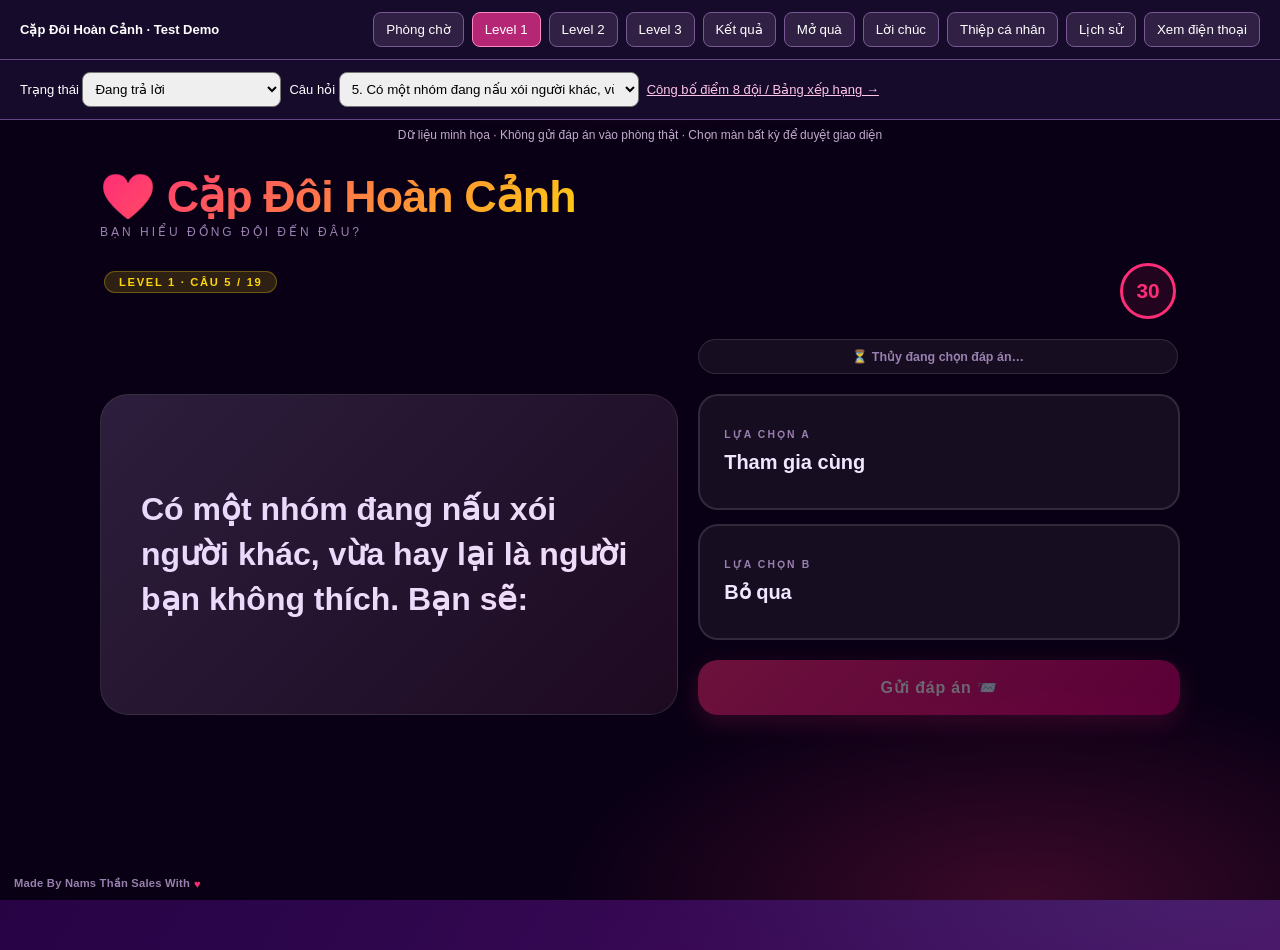
<file: desktop-preview.html>
<!DOCTYPE html>
<html lang="vi">
<head>
<meta charset="UTF-8">
<meta name="viewport" content="width=device-width, initial-scale=1.0, user-scalable=no">
<title>Cặp Đôi Hoàn Cảnh ❤️ — Game Show</title>
<link rel="preconnect" href="https://fonts.googleapis.com">
<link rel="preconnect" href="https://fonts.gstatic.com" crossorigin>
<link href="https://fonts.googleapis.com/css2?family=Dancing+Script:wght@400;500;600;700&display=swap" rel="stylesheet">
<style>
  :root {
    --bg:       #0a0015;
    --card:     rgba(255,255,255,0.06);
    --border:   rgba(255,255,255,0.12);
    --pink:     #ff2d78;
    --cyan:     #00f5d4;
    --gold:     #ffd60a;
    --purple:   #9b5de5;
    --text:     #f0e6ff;
    --muted:    #9980b0;
    --radius:   20px;
    --radius-lg:28px;
  }
  *, *::before, *::after { box-sizing:border-box; margin:0; padding:0; }
  html, body {
    height: 100%;
    background: var(--bg);
    color: var(--text);
    font-family: -apple-system, BlinkMacSystemFont, 'Segoe UI', sans-serif;
    overflow-x: hidden;
  }
  body {
    background-image:
      radial-gradient(ellipse 80% 50% at 50% -20%, rgba(155,93,229,0.35) 0%, transparent 70%),
      radial-gradient(ellipse 60% 40% at 80% 100%, rgba(255,45,120,0.2) 0%, transparent 60%);
    min-height: 100vh;
  }
  /* ── ANIMATED GRADIENT BACKGROUND (game-show glow, subtle & smooth) ── */
  .gradient-bg {
    position: fixed; inset: -10%; z-index: -1; pointer-events: none;
    background: linear-gradient(
      120deg,
      #1a0030 0%,
      #2a0845 18%,
      #4a0e5c 35%,
      #1f0a4a 52%,
      #3a0a3a 70%,
      #150535 88%,
      #1a0030 100%
    );
    background-size: 280% 280%;
    animation: gradientFlow 22s ease-in-out infinite;
    filter: saturate(1.15);
  }
  @keyframes gradientFlow {
    0%   { background-position: 0% 30%; }
    25%  { background-position: 60% 70%; }
    50%  { background-position: 100% 30%; }
    75%  { background-position: 40% 0%; }
    100% { background-position: 0% 30%; }
  }
  .gradient-bg::after {
    content: '';
    position: absolute; inset: 0;
    background:
      radial-gradient(ellipse 60% 45% at 20% 15%, rgba(255,45,120,0.16) 0%, transparent 65%),
      radial-gradient(ellipse 55% 45% at 85% 85%, rgba(0,245,212,0.10) 0%, transparent 65%);
    mix-blend-mode: screen;
  }
  @media (prefers-reduced-motion: reduce) {
    .gradient-bg { animation: none; }
  }
  /* ── FOOTER CREDIT ── */
  .made-by-footer {
    position: fixed; left: 14px; bottom: 10px; z-index: 5;
    font-size: 0.7rem; font-weight: 600; color: var(--muted);
    letter-spacing: 0.02em; pointer-events: none;
    display: flex; align-items: center; gap: 4px;
    text-shadow: 0 1px 4px rgba(0,0,0,0.4);
  }
  .made-by-footer span {
    color: var(--pink); display: inline-block;
    animation: footerHeartBeat 1.3s ease-in-out infinite;
  }
  @keyframes footerHeartBeat {
    0%,100% { transform: scale(1); }
    50%     { transform: scale(1.25); }
  }
  /* ── SCROLLING STARS BG ── */
  .stars {
    position: fixed; inset: 0; pointer-events: none; z-index: 0; overflow: hidden;
  }
  .star {
    position: absolute; border-radius: 50%;
    background: white; opacity: 0;
    animation: twinkle var(--d, 4s) var(--delay, 0s) infinite;
  }
  @keyframes twinkle {
    0%,100% { opacity:0; transform:scale(0.5); }
    50% { opacity: var(--op, 0.6); transform:scale(1); }
  }
  /* ── LAYOUT ── */
  #app {
    position: relative; z-index: 1;
    min-height: 100vh;
    display: flex; flex-direction: column; align-items: center;
    padding: 0 16px 40px;
  }
  /* ── HEADER ── */
  .game-header {
    width: 100%; max-width: 480px; position:relative;
    text-align: center;
    padding: 32px 0 20px;
  }
  .logo-text {
    font-size: 2.8rem; font-weight: 900;
    letter-spacing: -0.02em;
    background: linear-gradient(135deg, var(--pink), var(--gold), var(--cyan));
    -webkit-background-clip: text; -webkit-text-fill-color: transparent;
    background-clip: text;
    line-height: 1;
  }
  .logo-sub {
    font-size: 0.75rem; letter-spacing: 0.25em; color: var(--muted);
    text-transform: uppercase; margin-top: 6px;
  }
  .sound-toggle { position:absolute; right:16px; top:25px; padding:8px 10px; border-radius:99px; border:1px solid var(--border); background:rgba(255,255,255,.07); color:var(--text); font-size:.72rem; font-weight:800; cursor:pointer; }
  /* ── CARD BASE (giả kính bằng gradient + viền, không dùng backdrop-filter để nhẹ GPU) ── */
  .card {
    background: linear-gradient(135deg, rgba(255,255,255,0.09), rgba(255,255,255,0.03));
    border: 1px solid var(--border);
    border-radius: var(--radius-lg);
    padding: 28px 24px;
    width: 100%; max-width: 480px;
  }
  /* ── SCREEN MANAGEMENT ── */
  .screen { display: none; flex-direction: column; align-items: center; width: 100%; max-width: 480px; gap: 16px; }
  .screen.active { display: flex; animation: screenIn 0.4s cubic-bezier(0.34,1.56,0.64,1); }
  /* Màn reveal chỉ còn phần đáp án: đặt trọng tâm vào giữa màn hình để dễ đọc trên điện thoại. */
  #screen-result.active { flex:1; min-height:calc(100vh - 132px); justify-content:center; }
  #screen-result .result-card { min-height:300px; display:flex; align-items:center; justify-content:center; }
  @keyframes screenIn {
    from { opacity:0; transform:translateY(24px) scale(0.97); }
    to   { opacity:1; transform:translateY(0) scale(1); }
  }
  /* ── INPUTS ── */
  .field-label {
    font-size: 0.7rem; font-weight: 700; letter-spacing: 0.18em;
    text-transform: uppercase; color: var(--muted); margin-bottom: 8px;
  }
  .field-input {
    width: 100%; padding: 16px 20px;
    background: rgba(255,255,255,0.07);
    border: 1.5px solid var(--border);
    border-radius: var(--radius);
    color: var(--text); font-size: 1.1rem; font-weight: 600;
    outline: none; transition: border-color 0.2s, box-shadow 0.2s;
    -webkit-appearance: none;
  }
  .field-input:focus {
    border-color: var(--cyan);
    box-shadow: 0 0 0 3px rgba(0,245,212,0.15);
  }
  .field-input::placeholder { color: var(--muted); font-weight: 400; }
  /* ── ROOM CODE INPUT ── */
  .room-input {
    letter-spacing: 0.3em; text-align: center; font-size: 1.5rem;
    text-transform: uppercase;
  }
  /* ── BUTTONS ── */
  .btn {
    width: 100%; padding: 18px;
    border: none; border-radius: var(--radius);
    font-size: 1rem; font-weight: 800;
    cursor: pointer; transition: all 0.18s;
    letter-spacing: 0.05em;
    -webkit-tap-highlight-color: transparent;
  }
  .btn:disabled { opacity: 0.4; cursor: not-allowed; }
  .btn:active { transform: scale(0.96); }
  .btn-primary {
    background: linear-gradient(135deg, var(--pink), #d4006d);
    color: white;
    box-shadow: 0 8px 24px rgba(255,45,120,0.4);
  }
  .btn-primary:hover { filter: brightness(1.1); box-shadow: 0 10px 30px rgba(255,45,120,0.55); }
  .btn-ghost {
    background: var(--card);
    border: 1.5px solid var(--border);
    color: var(--text);
  }
  .btn-ghost:hover { border-color: var(--purple); }
  /* ── ANSWER BUTTONS ── */
  .answer-grid {
    display: grid; grid-template-columns: 1fr 1fr;
    gap: 12px; width: 100%;
  }
  .answer-grid.single-col { grid-template-columns: 1fr; }
  .btn-answer {
    padding: 22px 16px;
    border: 2px solid var(--border);
    border-radius: var(--radius);
    background: rgba(255,255,255,0.05);
    color: var(--text);
    font-size: 0.95rem; font-weight: 700;
    cursor: pointer; transition: all 0.2s;
    text-align: center; line-height: 1.4;
    -webkit-tap-highlight-color: transparent;
    position: relative; overflow: hidden;
  }
  .btn-answer .option-label {
    display: block; font-size: 0.65rem; letter-spacing: 0.2em;
    color: var(--muted); margin-bottom: 6px; text-transform: uppercase;
  }
  .btn-answer:not(:disabled):hover, .btn-answer:not(:disabled):active {
    border-color: var(--pink); background: rgba(255,45,120,0.15);
    transform: scale(1.02);
    box-shadow: 0 6px 20px rgba(255,45,120,0.3);
  }
  .btn-answer.selected-a {
    border-color: var(--cyan); background: rgba(0,245,212,0.15);
    box-shadow: 0 0 24px rgba(0,245,212,0.3);
  }
  .btn-answer.selected-b {
    border-color: var(--pink); background: rgba(255,45,120,0.15);
    box-shadow: 0 0 24px rgba(255,45,120,0.3);
  }
  .btn-answer:disabled { opacity: 0.5; cursor: not-allowed; transform: none; }
  /* ── QUESTION DISPLAY ── */
  .question-card {
    text-align: center; padding: 32px 24px;
    position: relative; overflow: hidden;
  }
  .question-card::before {
    content: '';
    position: absolute; inset: 0;
    background: linear-gradient(135deg, rgba(155,93,229,0.1), rgba(255,45,120,0.05));
    pointer-events: none;
  }
  .q-round-badge {
    display: inline-flex; align-items: center; gap: 6px;
    background: rgba(255,214,10,0.15); border: 1px solid rgba(255,214,10,0.3);
    border-radius: 99px; padding: 4px 14px;
    font-size: 0.7rem; font-weight: 800; color: var(--gold);
    letter-spacing: 0.15em; text-transform: uppercase;
    margin-bottom: 18px;
  }
  .q-special-badge {
    display: inline-flex; align-items: center; gap: 6px;
    background: rgba(255,45,120,0.2); border: 1px solid rgba(255,45,120,0.4);
    border-radius: 99px; padding: 4px 14px;
    font-size: 0.7rem; font-weight: 800; color: var(--pink);
    letter-spacing: 0.12em;
    margin-bottom: 10px;
  }
  .q-text {
    font-size: 1.35rem; font-weight: 800; line-height: 1.45;
    color: var(--text);
  }
  .q-text.animate-in {
    animation: questionIn 0.5s cubic-bezier(0.34,1.4,0.64,1);
  }
  @keyframes questionIn {
    from { opacity:0; transform:scale(0.9) translateY(10px); }
    to   { opacity:1; transform:scale(1) translateY(0); }
  }
  /* ── WAITING STATE ── */
  .waiting-pulse {
    display: flex; flex-direction: column; align-items: center; gap: 16px;
    padding: 20px 0;
  }
  .pulse-ring {
    width: 64px; height: 64px; border-radius: 50%;
    border: 3px solid var(--purple);
    animation: pulseRing 1.5s ease-in-out infinite;
    overflow:hidden; display:grid; place-items:center;
  }
  .pulse-ring .avatar-thumb { width:100%; height:100%; border:0; object-fit:cover; }
  @keyframes pulseRing {
    0%,100% { transform:scale(1); opacity:1; box-shadow:0 0 0 0 rgba(155,93,229,0.4); }
    50%      { transform:scale(1.08); opacity:0.8; box-shadow:0 0 0 16px rgba(155,93,229,0); }
  }
  .waiting-text { color: var(--muted); font-size: 0.9rem; font-weight: 600; }
  /* ── AVATAR ── */
  .avatar-thumb {
    border-radius: 50%; object-fit: cover; flex-shrink: 0;
    border: 2px solid rgba(255,255,255,0.25);
  }
  .my-avatar-row {
    display: flex; align-items: center; justify-content: center; gap: 10px;
    margin-top: 14px; padding-top: 14px; border-top: 1px solid var(--border);
  }
  .my-avatar-row span { font-size: 0.85rem; font-weight: 700; color: var(--muted); }
  .my-avatar-row b { color: var(--text); }
  /* ── STATUS CHOSEN ── */
  .status-chosen {
    text-align: center; padding: 24px;
  }
  .chosen-emoji { font-size: 2.5rem; margin-bottom: 8px; display: block; }
  .chosen-label {
    font-size: 0.7rem; letter-spacing: 0.2em; color: var(--muted);
    text-transform: uppercase; margin-bottom: 4px;
  }
  .chosen-answer {
    font-size: 1.3rem; font-weight: 900; color: var(--cyan);
  }
  .chosen-sub { font-size: 0.85rem; color: var(--muted); margin-top: 6px; }
  /* ── RESULT CARD ── */
  .result-card {
    text-align: center; padding: 28px 24px;
  }
  .result-reveal-intro { display:none; text-align:center; padding:20px 12px; color:var(--cyan); font-size:0.78rem; font-weight:900; letter-spacing:0.16em; animation:resultRevealPulse 0.7s ease-in-out infinite alternate; }
  .result-reveal-intro.show { display:block; }
  @keyframes resultRevealPulse { to { text-shadow:0 0 20px rgba(0,245,212,0.8); transform:scale(1.03); } }
  .result-details { display:block; }
  .result-details.hidden { display:none; }
  .result-match {
    font-size: 2rem; margin-bottom: 6px;
  }
  .result-title {
    font-size: 1.3rem; font-weight: 900; margin-bottom: 12px;
  }
  .result-title.win  { color: var(--gold); }
  .result-title.lose { color: var(--muted); }
  .result-answers {
    display: flex; gap: 12px; justify-content: center;
    margin: 16px 0;
  }
  .result-ans-box {
    flex: 1; max-width: 140px;
    background: rgba(255,255,255,0.06);
    border: 1px solid var(--border);
    border-radius: 14px; padding: 12px;
  }
  .result-ans-box .rab-label {
    font-size: 0.65rem; letter-spacing: 0.15em; color: var(--muted);
    text-transform: uppercase; margin-bottom: 4px;
  }
  .result-ans-box .rab-val {
    font-size: 1rem; font-weight: 800; color: var(--text);
  }
  .result-points {
    display: inline-block;
    background: linear-gradient(135deg, rgba(255,214,10,0.2), rgba(255,214,10,0.05));
    border: 1px solid rgba(255,214,10,0.35);
    border-radius: 99px; padding: 6px 20px;
    font-size: 0.9rem; font-weight: 800; color: var(--gold);
  }
  .result-wait { font-size: 0.8rem; color: var(--muted); margin-top: 12px; }
  /* ── FLOATING SCORE (transform + opacity, will-change ép GPU compositing cho mượt) ── */
  .float-score {
    position: fixed; pointer-events: none; z-index: 9999;
    font-size: 2rem; font-weight: 900; color: var(--gold);
    text-shadow: 0 0 24px rgba(255,214,10,0.8);
    animation: floatUp 1.2s ease forwards;
    will-change: transform, opacity;
  }
  @keyframes floatUp {
    from { opacity:1; transform:translateY(0) scale(1); }
    to   { opacity:0; transform:translateY(-100px) scale(1.4); }
  }
  /* ── COUNTDOWN OVERLAY ── */
  #countdown-overlay {
    display: none; position: fixed; inset: 0; z-index: 8000;
    background: rgba(10,0,21,0.92);
    align-items: center; justify-content: center; flex-direction: column;
  }
  #countdown-overlay.show { display: flex; }
  .countdown-num {
    font-size: 8rem; font-weight: 900; line-height: 1;
    background: linear-gradient(135deg, var(--cyan), var(--purple));
    -webkit-background-clip: text; -webkit-text-fill-color: transparent;
    background-clip: text;
    animation: countPop 0.6s cubic-bezier(0.34,1.6,0.64,1);
  }
  @keyframes countPop {
    from { transform: scale(2.5); opacity:0; }
    to   { transform: scale(1);   opacity:1; }
  }
  .countdown-label { font-size: 0.8rem; letter-spacing: 0.3em; color: var(--muted); margin-top: 12px; text-transform: uppercase; }
  /* ── LEVEL TRANSITION ── */
  #player-level-transition { display:none; position:fixed; inset:0; z-index:8100; align-items:center; justify-content:center; padding:20px; background:radial-gradient(circle at 50% 22%,#5b1c78 0%,#210536 42%,#0a0015 76%); text-align:center; }
  #player-level-transition.show { display:flex; animation:playerLevelIn .45s cubic-bezier(.2,1.35,.4,1); }
  .player-level-card { width:min(100%,440px); padding:34px 24px; border-radius:28px; border:1px solid rgba(255,214,10,.75); background:linear-gradient(145deg,#6e164e,#321160); box-shadow:0 0 50px rgba(155,93,229,.5); }
  .player-level-kicker { color:var(--gold); font-size:.72rem; font-weight:950; letter-spacing:.2em; }.player-level-title { margin:10px 0 14px; font-size:2rem; font-weight:950; }.player-level-rule { line-height:1.5; color:var(--text); font-size:1rem; }.player-level-score { display:inline-block; margin:18px 0 12px; padding:9px 14px; border-radius:99px; color:var(--cyan); background:rgba(0,245,212,.12); border:1px solid rgba(0,245,212,.4); font-size:.9rem; font-weight:950; }.player-level-wait { color:var(--muted); font-size:.76rem; font-weight:800; } @keyframes playerLevelIn { from{opacity:0;transform:scale(.9)}to{opacity:1;transform:scale(1)} }
  /* Sau chung kết: điện thoại nhường spotlight cho màn hình lớn trước khi host mở quà. */
  #final-wait-screen { display:none; position:fixed; inset:0; z-index:9001; align-items:center; justify-content:center; padding:28px; text-align:center; background:radial-gradient(circle at 50% 22%,#5b1c78 0%,#210536 42%,#0a0015 76%); }
  #final-wait-screen.show { display:flex; animation:screenIn .45s ease both; }
  .final-wait-card { width:min(100%,420px); padding:36px 26px; border:1px solid rgba(255,214,10,.7); border-radius:28px; background:linear-gradient(145deg,#6e164e,#321160); box-shadow:0 0 50px rgba(155,93,229,.5); }
  .final-wait-icon { display:block; font-size:4rem; margin-bottom:14px; animation:crownBounce 1.7s ease-in-out infinite; }.final-wait-title { font-size:1.8rem; font-weight:950; line-height:1.22; }.final-wait-copy { margin:14px 0 0; color:var(--text); font-size:1rem; font-weight:700; line-height:1.5; }.final-wait-note { margin-top:18px; color:var(--cyan); font-size:.85rem; font-weight:900; }
  /* ── WINNER SCREEN ── */
  #winner-screen {
    display: none; position: fixed; inset: 0; z-index: 10001;
    background: radial-gradient(ellipse at center, #1a0038 0%, #0a0015 100%);
    flex-direction: column; align-items: center; justify-content: center;
    text-align: center; padding: 40px 24px;
  }
  #winner-screen.show { display: flex; animation: screenIn 0.5s ease; }
  /* Hiệu ứng quà luôn phủ trọn viewport, kể cả khi bài thơ được cuộn dài trên điện thoại. */
  #confetti-canvas { position: fixed; inset: 0; z-index:2; width:100vw; height:100vh; pointer-events: none; }
  .ws-content { position: relative; z-index: 1; }
  .ws-label { font-size: 0.7rem; letter-spacing: 0.3em; color: var(--muted); text-transform: uppercase; margin-bottom: 12px; }
  .ws-crown { font-size: 5rem; animation: crownBounce 1.5s ease-in-out infinite; display: block; margin-bottom: 8px; }
  @keyframes crownBounce { 50% { transform: translateY(-10px) scale(1.1); } }
  .ws-name { font-size: 2.8rem; font-weight: 900; color: var(--gold); line-height: 1.1; margin: 8px 0; text-shadow: 0 0 40px rgba(255,214,10,0.6); }
  .ws-score { font-size: 1.4rem; font-weight: 900; color: var(--cyan); margin-bottom: 6px; }
  .ws-sub { font-size: 0.75rem; letter-spacing: 0.2em; color: var(--purple); text-transform: uppercase; margin-bottom: 28px; }
  .ws-list { display: flex; flex-direction: column; gap: 8px; margin-bottom: 28px; width: 100%; max-width: 360px; }
  .award-list { display:flex; flex-wrap:wrap; justify-content:center; gap:8px; max-width:420px; margin:0 auto 20px; }
  .award-chip { padding:7px 11px; border-radius:99px; border:1px solid rgba(0,245,212,.32); background:rgba(0,245,212,.1); color:var(--text); font-size:.74rem; font-weight:800; }
  .ws-journey { width:100%; max-width:360px; margin:0 auto 16px; padding:10px 12px; border-radius:13px; background:rgba(255,255,255,.07); border:1px solid var(--border); color:var(--muted); font-size:.76rem; font-weight:800; line-height:1.55; }.ws-journey b { color:var(--cyan); }
  .rank-shift { display:inline-block; margin-left:6px; font-size:.72rem; font-weight:900; animation:rankPop .55s cubic-bezier(.34,1.5,.64,1) both; } @keyframes rankPop { from{opacity:0;transform:scale(.3) translateY(8px)} to{opacity:1;transform:scale(1) translateY(0)} } .rank-shift.up{color:var(--cyan)} .rank-shift.down{color:#fca5a5}
  .ws-row {
    display: flex; align-items: center; justify-content: space-between;
    padding: 10px 16px; border-radius: 12px;
    background: rgba(255,255,255,0.05); border: 1px solid var(--border);
  }
  .ws-row.my-team { border-color: var(--gold); background: rgba(255,214,10,0.08); }
  .ws-rank { width: 24px; font-size: 1.1rem; }
  .ws-team-name { flex: 1; text-align: left; padding: 0 10px; font-size: 0.85rem; font-weight: 700; }
  .ws-pts { font-weight: 900; color: var(--gold); }
  /* ── QUÀ 20/10: phần kết thúc riêng của người chơi ── */
  #winner-screen { overflow-y:auto; justify-content:flex-start; padding:clamp(26px,7vh,56px) 20px 42px; background:radial-gradient(ellipse at 50% 12%,rgba(255,45,120,.28),transparent 36%),radial-gradient(ellipse at center,#26024a 0%,#0a0015 76%); }
  .gift-content { width:min(100%,440px); min-height:calc(100vh - 68px); display:flex; flex-direction:column; align-items:center; justify-content:center; position:relative; z-index:1; text-align:center; }
  .gift-kicker { margin-bottom:10px; color:#ffe39c; font-size:.74rem; font-weight:950; letter-spacing:.13em; text-transform:uppercase; }
  .gift-title { max-width:330px; margin:0; color:var(--text); font-size:clamp(1.5rem,7vw,2.1rem); line-height:1.22; font-weight:950; }
  .gift-subtitle { max-width:320px; margin:12px auto 24px; color:var(--muted); font-size:.9rem; line-height:1.45; }
  .gift-box-button { position:relative; width:150px; height:142px; margin:4px 0 18px; border:0; background:transparent; cursor:pointer; -webkit-tap-highlight-color:transparent; filter:drop-shadow(0 12px 18px rgba(255,45,120,.34)); animation:giftFloat 2.2s ease-in-out infinite; }
  .gift-box-button:focus-visible { outline:3px solid var(--cyan); outline-offset:8px; border-radius:20px; }
  .gift-box-button:active { transform:scale(.94); }
  .gift-box-lid { position:absolute; z-index:2; left:4px; top:18px; width:142px; height:34px; border-radius:10px; background:linear-gradient(180deg,#ff6fa4,#d91765); border:2px solid rgba(255,226,239,.7); box-shadow:0 5px 0 rgba(120,0,48,.34); }
  .gift-box-base { position:absolute; left:10px; top:47px; width:130px; height:82px; overflow:hidden; border-radius:8px 8px 16px 16px; background:linear-gradient(135deg,#ed2c78,#a90050); border:2px solid rgba(255,226,239,.68); }
  .gift-box-ribbon-v { position:absolute; z-index:3; left:65px; top:16px; width:21px; height:114px; background:linear-gradient(90deg,#ffe66d,#ffb703,#ffe66d); box-shadow:0 0 12px rgba(255,214,10,.55); }
  .gift-box-ribbon-h { position:absolute; z-index:4; left:5px; top:25px; width:140px; height:17px; background:linear-gradient(180deg,#ffe66d,#ffb703); }
  .gift-bow { position:absolute; z-index:5; left:50%; top:0; width:64px; height:43px; transform:translateX(-50%); }
  .gift-bow::before,.gift-bow::after { content:''; position:absolute; top:7px; width:31px; height:27px; border:8px solid #ffd60a; background:rgba(255,214,10,.2); }
  .gift-bow::before { left:0; border-radius:70% 36% 65% 38%; transform:rotate(18deg); }.gift-bow::after { right:0; border-radius:36% 70% 38% 65%; transform:rotate(-18deg); }
  .gift-bow span { position:absolute; z-index:2; left:25px; top:13px; width:17px; height:17px; border-radius:50%; background:#ffd60a; }
  .gift-open-hint { color:var(--cyan); font-size:.86rem; font-weight:900; animation:giftHintPulse 1.45s ease-in-out infinite; }
  @keyframes giftFloat { 0%,100%{transform:translateY(0) rotate(-1.5deg)} 50%{transform:translateY(-8px) rotate(1.5deg)} }
  @keyframes giftHintPulse { 50%{opacity:.45;transform:scale(.97)} }
  #winner-screen.poem-open { padding:14px 14px 32px; background:radial-gradient(ellipse at 50% 0%,rgba(255,216,228,.72),transparent 42%),#fff9f2; }
  .poem-card { display:none; width:100%; margin:0; padding:clamp(22px,6vw,34px) clamp(16px,6vw,30px); border:1px solid rgba(124,72,91,.2); border-radius:22px; background:radial-gradient(ellipse at 50% 0%,rgba(255,220,230,.42),transparent 34%),linear-gradient(135deg,#fffdf9 0%,#f9f0e5 100%); box-shadow:0 14px 34px rgba(104,56,77,.16),inset 0 0 0 1px rgba(255,255,255,.76); animation:poemReveal .6s cubic-bezier(.2,1.35,.4,1) both; }
  .gift-content.open .gift-intro { display:none; }.gift-content.open .poem-card { display:block; }
  .gift-content.open { min-height:auto; justify-content:flex-start; padding-top:0; }
  @keyframes poemReveal { from{opacity:0;transform:translateY(20px) scale(.94)} to{opacity:1;transform:none} }
  .poem-title { color:#21191b; font-family:'Dancing Script','Segoe Script',cursive; font-size:clamp(1.7rem,8vw,2.4rem); font-weight:700; line-height:1.15; }
  .poem-divider { width:92px; height:1px; margin:13px auto 17px; background:#111; opacity:.42; }
  .poem-body { font-family:'Dancing Script','Segoe Script',cursive; color:#21191b; font-size:clamp(.96rem,4.35vw,1.14rem); font-weight:600; line-height:1.62; text-align:center; }
  .poem-body strong { color:#21191b; font-size:1.08em; font-weight:800; -webkit-text-stroke:.22px #21191b; text-shadow:0 0 .35px #21191b; }
  .poem-stanza + .poem-stanza { margin-top:13px; }
  .poem-line { display:block; white-space:nowrap; }.poem-line.indent { transform:translateX(clamp(10px,3vw,18px)); }
  .poem-signature { margin-top:23px; padding-top:16px; border-top:1px solid rgba(33,25,27,.28); color:#21191b; font-family:'Dancing Script','Segoe Script',cursive; font-size:clamp(1.15rem,5.5vw,1.5rem); font-weight:700; }
  .gift-card-action { margin:24px auto 2px; min-height:48px; padding:12px 20px; border:0; border-radius:999px; color:#fff; background:linear-gradient(135deg,#e82b74,#8d195d); box-shadow:0 9px 18px rgba(127,18,70,.28); font:800 .9rem/1.2 Arial,'Segoe UI',sans-serif; cursor:pointer; -webkit-tap-highlight-color:transparent; }
  .gift-card-action:active { transform:scale(.97); }
  .gift-history-action { margin-top:10px; min-height:46px; padding:11px 18px; border:1px solid rgba(124,72,91,.32); border-radius:999px; color:#4a2031; background:rgba(255,255,255,.72); font:800 .86rem/1.2 Arial,'Segoe UI',sans-serif; cursor:pointer; -webkit-tap-highlight-color:transparent; }
  .gift-history-action:active { transform:scale(.97); }
  #personal-card-modal { display:none; position:fixed; inset:0; z-index:10010; overflow:auto; padding:max(20px,env(safe-area-inset-top)) 16px max(24px,env(safe-area-inset-bottom)); background:rgba(13,2,23,.9); }
  #personal-card-modal.show { display:flex; align-items:flex-start; justify-content:center; }
  .personal-card-dialog { width:min(100%,390px); margin:auto; padding:16px; border-radius:24px; background:#fff8f0; box-shadow:0 24px 72px rgba(0,0,0,.52); text-align:center; }
  .personal-card-dialog h2 { margin:3px 36px 12px; color:#2b1429; font-size:1.12rem; line-height:1.3; }
  .personal-card-close { float:right; width:34px; height:34px; border:0; border-radius:50%; color:#fff; background:#6c2357; font-size:1.25rem; cursor:pointer; }
  #personal-card-preview { display:block; width:100%; border-radius:14px; box-shadow:0 9px 22px rgba(70,25,52,.22); }
  .personal-card-save { width:100%; margin-top:14px; padding:13px 18px; border:0; border-radius:14px; color:#fff; background:linear-gradient(135deg,#e82b74,#9b1d66); font-weight:900; font-size:.95rem; cursor:pointer; }
  .personal-card-hint { margin:10px 5px 2px; color:#76556d; font-size:.75rem; line-height:1.4; }
  #match-history-modal { display:none; position:fixed; inset:0; z-index:10020; overflow:auto; padding:max(16px,env(safe-area-inset-top)) 14px max(20px,env(safe-area-inset-bottom)); background:rgba(13,2,23,.92); }
  #match-history-modal.show { display:block; }
  .history-dialog { width:min(100%,510px); margin:0 auto; padding:20px 15px 26px; border-radius:24px; color:#281425; background:linear-gradient(145deg,#fffdf9,#f8e9e0); box-shadow:0 24px 72px rgba(0,0,0,.55); }
  .history-head { display:flex; align-items:flex-start; justify-content:space-between; gap:12px; padding:2px 5px 15px; border-bottom:1px solid rgba(98,50,72,.16); }
  .history-title { margin:0; font-size:1.35rem; line-height:1.18; font-weight:950; }.history-subtitle { margin:5px 0 0; color:#7c485f; font-size:.82rem; font-weight:750; }
  .history-close { flex:0 0 auto; width:36px; height:36px; border:0; border-radius:50%; color:#fff; background:#8d195d; font-size:1.55rem; line-height:1; cursor:pointer; }
  .history-list { display:flex; flex-direction:column; gap:12px; margin-top:15px; }
  .history-round { overflow:hidden; border:1px solid rgba(124,72,91,.2); border-radius:18px; background:rgba(255,255,255,.76); box-shadow:0 5px 15px rgba(91,42,58,.08); }
  .history-round-head { display:flex; align-items:center; justify-content:space-between; gap:10px; padding:11px 13px 8px; color:#7d294f; font-size:.72rem; font-weight:950; letter-spacing:.06em; text-transform:uppercase; }
  .history-question { padding:0 13px 11px; font-size:.97rem; font-weight:850; line-height:1.38; }
  .history-answers { display:grid; grid-template-columns:1fr 1fr; gap:8px; padding:11px 13px; border-top:1px solid rgba(124,72,91,.13); background:rgba(255,245,247,.7); }
  .history-answer { min-width:0; padding:9px; border-radius:12px; background:#fff; }.history-answer-name { display:block; overflow:hidden; color:#956278; font-size:.68rem; font-weight:900; text-overflow:ellipsis; white-space:nowrap; }.history-answer-value { display:block; margin-top:4px; color:#331727; font-size:.85rem; font-weight:850; line-height:1.34; overflow-wrap:anywhere; }
  .history-result { display:flex; align-items:center; justify-content:space-between; gap:9px; padding:10px 13px 12px; font-size:.82rem; font-weight:900; }.history-result.match { color:#087a55; }.history-result.miss { color:#9d3455; }.history-points { flex:0 0 auto; padding:5px 9px; border-radius:99px; color:#5b2841; background:#ffe3b4; }.history-empty { padding:28px 15px; color:#765565; text-align:center; font-size:.92rem; font-weight:750; line-height:1.5; }
  /* ── CONFETTI ── */
  /* (drawn via canvas) */
  /* ── TOAST ── */
  #toast-container {
    position: fixed; top: 16px; left: 50%; transform: translateX(-50%);
    z-index: 9999; display: flex; flex-direction: column; align-items: center; gap: 8px;
    pointer-events: none; width: 90%; max-width: 420px;
  }
  .connection-banner { position:fixed; top:12px; left:50%; z-index:10000; transform:translate(-50%,-130%); transition:transform .3s ease; width:min(92vw,420px); padding:10px 14px; border-radius:12px; text-align:center; font-size:.8rem; font-weight:800; background:rgba(30,10,60,.97); border:1px solid var(--border); box-shadow:0 8px 24px rgba(0,0,0,.35); }
  .connection-banner.show { transform:translate(-50%,0); }
  .connection-banner.offline { color:#fca5a5; border-color:rgba(239,68,68,.55); background:rgba(70,8,30,.97); }
  .connection-banner.online { color:var(--cyan); border-color:rgba(0,245,212,.45); }
  #app-loading { display:none; position:fixed; inset:0; z-index:8500; align-items:center; justify-content:center; background:rgba(10,0,21,.86); text-align:center; padding:24px; }
  #app-loading.show { display:flex; }
  .loading-box { display:flex; flex-direction:column; gap:14px; align-items:center; color:var(--text); font-weight:800; }
  .loading-spinner { width:42px; height:42px; border:4px solid rgba(255,255,255,.18); border-top-color:var(--cyan); border-radius:50%; animation:loadingSpin .8s linear infinite; }
  @keyframes loadingSpin { to { transform:rotate(360deg); } }
  .toast {
    background: rgba(30,10,60,0.95);
    border: 1px solid rgba(255,255,255,0.15); border-radius: 14px;
    padding: 12px 20px; font-size: 0.88rem; font-weight: 700;
    color: var(--text); text-align: center;
    box-shadow: 0 8px 28px rgba(0,0,0,0.5);
    animation: toastIn 0.35s cubic-bezier(0.34,1.4,0.64,1);
  }
  .toast.out { animation: toastOut 0.3s ease forwards; }
  @keyframes toastIn  { from{opacity:0;transform:translateY(-16px)}to{opacity:1;transform:translateY(0)} }
  @keyframes toastOut { from{opacity:1}to{opacity:0;transform:translateY(-10px)} }
  /* ── TEAM NAME EDITOR ── */
  .team-name-card {
    display: flex; flex-direction: column; gap: 10px;
  }
  .team-name-display {
    display: flex; align-items: center; justify-content: space-between;
    gap: 10px;
  }
  .team-name-val {
    font-size: 1.05rem; font-weight: 900; color: var(--gold);
    overflow: hidden; text-overflow: ellipsis; white-space: nowrap;
  }
  .btn-edit-name {
    flex-shrink: 0;
    background: rgba(255,255,255,0.08); border: 1px solid var(--border);
    color: var(--text); border-radius: 10px; padding: 7px 12px;
    font-size: 0.78rem; font-weight: 700; cursor: pointer;
    -webkit-tap-highlight-color: transparent; transition: border-color 0.2s;
  }
  .btn-edit-name:hover { border-color: var(--cyan); }
  .team-name-edit-row { display: none; gap: 8px; }
  .team-name-edit-row.show { display: flex; }
  .team-name-edit-row input {
    flex: 1; padding: 12px 14px;
    background: rgba(255,255,255,0.07); border: 1.5px solid var(--border);
    border-radius: 12px; color: var(--text); font-size: 0.95rem; font-weight: 700;
    outline: none;
  }
  .team-name-edit-row input:focus { border-color: var(--cyan); }
  .btn-save-name {
    flex-shrink: 0; background: linear-gradient(135deg, var(--cyan), #00c4aa);
    color: #0a0015; border: none; border-radius: 12px; padding: 0 16px;
    font-size: 0.85rem; font-weight: 800; cursor: pointer;
    -webkit-tap-highlight-color: transparent;
  }
  /* ── HOW-TO-PLAY GUIDE CARD (giả kính bằng gradient, không blur để nhẹ GPU) ── */
  .howto-card {
    width: 100%; max-width: 480px;
    background: linear-gradient(160deg, rgba(255,255,255,0.10), rgba(255,255,255,0.025));
    border: 1px solid rgba(255,255,255,0.16);
    border-radius: var(--radius-lg);
    padding: 20px 18px 18px;
    box-shadow: 0 8px 32px rgba(0,0,0,0.25), inset 0 1px 0 rgba(255,255,255,0.08);
  }
  .howto-title {
    text-align: center; font-size: 1.15rem; font-weight: 900;
    letter-spacing: 0.02em; margin-bottom: 14px;
    background: linear-gradient(135deg, var(--gold), var(--pink), var(--cyan));
    -webkit-background-clip: text; -webkit-text-fill-color: transparent;
    background-clip: text;
    background-size: 200% auto;
    animation: howtoShine 4s linear infinite;
    text-shadow: 0 0 18px rgba(255,214,10,0.25);
  }
  @keyframes howtoShine {
    0% { background-position: 0% center; }
    100% { background-position: 200% center; }
  }
  .howto-tabs {
    display: grid; grid-template-columns: 1fr 1fr 1fr;
    gap: 6px; margin-bottom: 14px;
  }
  .howto-tab-btn {
    padding: 9px 4px; border-radius: 10px;
    background: rgba(255,255,255,0.06); border: 1px solid var(--border);
    color: var(--muted); font-size: 0.72rem; font-weight: 800;
    cursor: pointer; text-align: center; transition: all 0.2s;
    -webkit-tap-highlight-color: transparent; line-height: 1.3;
  }
  .howto-tab-btn.active {
    color: var(--text); border-color: var(--purple);
    background: rgba(155,93,229,0.18);
    box-shadow: 0 0 16px rgba(155,93,229,0.25);
  }
  .howto-scroll {
    max-height: 270px; overflow-y: auto; -webkit-overflow-scrolling: touch;
    padding-right: 4px; scrollbar-width: thin;
  }
  .howto-panel { display: none; flex-direction: column; gap: 12px; }
  .howto-panel.active { display: flex; animation: screenIn 0.3s ease; }
  .howto-rule-box {
    background: rgba(255,255,255,0.04); border: 1px solid var(--border);
    border-radius: 14px; padding: 12px 14px;
    font-size: 0.82rem; line-height: 1.55; color: var(--text);
  }
  .howto-rule-box b { color: var(--gold); }
  .howto-pts { font-weight: 800; }
  .howto-pts.good { color: var(--cyan); }
  .howto-pts.great { color: var(--gold); }
  .howto-pts.zero { color: var(--muted); }
  .howto-demo-label {
    font-size: 0.68rem; letter-spacing: 0.15em; color: var(--muted);
    text-transform: uppercase; font-weight: 800; margin-top: 2px;
  }
  .howto-demo-q {
    font-size: 0.9rem; font-weight: 700; color: var(--text); margin-bottom: 4px;
  }
  .howto-demo-grid {
    display: grid; grid-template-columns: 1fr 1fr; gap: 8px;
  }
  .howto-demo-btn {
    padding: 13px 10px; border-radius: 12px;
    border: 1.5px solid var(--border);
    background: rgba(255,255,255,0.05); color: var(--text);
    font-size: 0.82rem; font-weight: 700; cursor: pointer;
    transition: all 0.18s; -webkit-tap-highlight-color: transparent;
  }
  .howto-demo-btn:hover { border-color: var(--pink); background: rgba(255,45,120,0.12); transform: scale(1.02); }
  .howto-demo-btn.picked { border-color: var(--cyan); background: rgba(0,245,212,0.15); }
  .howto-demo-input-row { display: flex; gap: 8px; }
  .howto-demo-input-row input {
    flex: 1; padding: 12px 14px;
    background: rgba(255,255,255,0.07); border: 1.5px solid var(--border);
    border-radius: 12px; color: var(--text); font-size: 0.88rem; font-weight: 600;
    outline: none;
  }
  .howto-demo-input-row input:focus { border-color: var(--cyan); }
  .howto-demo-send {
    flex-shrink: 0; background: linear-gradient(135deg, var(--pink), #d4006d);
    color: white; border: none; border-radius: 12px; padding: 0 16px;
    font-size: 0.85rem; font-weight: 800; cursor: pointer;
    -webkit-tap-highlight-color: transparent;
  }
  #howto-card-wrap { display: flex; justify-content: center; width: 100%; }
  .quick-rules-card { width:100%; max-width:480px; padding:18px; border-radius:var(--radius-lg); background:linear-gradient(135deg,rgba(155,93,229,.16),rgba(255,45,120,.07)); border:1px solid rgba(155,93,229,.35); }
  .quick-rules-title { font-size:.72rem; font-weight:900; letter-spacing:.16em; color:var(--gold); text-transform:uppercase; margin-bottom:12px; text-align:center; }
  .quick-rules-row { display:flex; align-items:center; gap:10px; padding:8px 0; font-size:.84rem; color:var(--muted); }
  .quick-rules-row + .quick-rules-row { border-top:1px solid rgba(255,255,255,.08); }
  .quick-rules-row span { width:23px; height:23px; flex:0 0 23px; display:flex; align-items:center; justify-content:center; border-radius:50%; background:rgba(0,245,212,.15); color:var(--cyan); font-size:.72rem; font-weight:900; }
  .quick-rules-row p { margin:0; }
  .quick-rules-row b { color:var(--text); }
  /* ── PARTNER TAG ── */
  .partner-tag {
    display: flex; align-items: center; gap: 10px;
    padding: 10px 16px;
    background: rgba(155,93,229,0.12); border: 1px solid rgba(155,93,229,0.3);
    border-radius: 12px;
  }
  .partner-avatar { font-size: 1.4rem; }
  .partner-info { text-align: left; }
  .partner-lbl { font-size: 0.62rem; letter-spacing: 0.15em; color: var(--muted); text-transform: uppercase; }
  .partner-name { font-size: 0.95rem; font-weight: 800; color: var(--purple); }
  /* ── ROOM JOIN SCREEN ── */
  .join-hero { padding: 10px 0 4px; text-align: center; }
  .join-heart { font-size: 3rem; animation: heartbeat 1.4s ease-in-out infinite; display: block; }
  @keyframes heartbeat {
    0%,100%{transform:scale(1)} 14%{transform:scale(1.3)} 28%{transform:scale(1)} 42%{transform:scale(1.15)} 56%{transform:scale(1)}
  }
  .join-tagline { font-size: 0.75rem; letter-spacing: 0.18em; color: var(--muted); text-transform: uppercase; margin-top: 6px; }
  /* ── MISC ── */
  .divider { height: 1px; background: var(--border); margin: 4px 0; }
  .text-center { text-align: center; }
  .text-muted { color: var(--muted); font-size: 0.82rem; }
  /* ── TIMER ── */
  .timer-wrap { display: flex; align-items: center; justify-content: center; gap: 8px; }
  .timer-circle {
    width: 56px; height: 56px; border-radius: 50%;
    border: 3px solid var(--pink);
    display: flex; align-items: center; justify-content: center;
    font-size: 1.3rem; font-weight: 900; color: var(--pink);
    background: rgba(255,45,120,0.1);
    transition: color 0.3s, border-color 0.3s;
  }
  .timer-circle.urgent { border-color: var(--gold); color: var(--gold); animation: urgentPulse 0.5s ease-in-out infinite; }
  .timer-circle.warning { border-color:#ff9f1c; color:#ffcf55; animation:warningPulse 1s ease-in-out infinite; }.timer-circle.critical { border-color:#ff3d71; color:#fff; background:rgba(255,45,120,.28); transform:scale(1.08); } @keyframes warningPulse { 50% { box-shadow:0 0 18px rgba(255,159,28,.45); } }
  @keyframes urgentPulse { 50% { box-shadow: 0 0 20px rgba(255,214,10,0.6); } }
  /* ── PARTNER ANSWER STATUS ── */
  .partner-status-pill {
    width: 100%; max-width: 480px; text-align: center;
    padding: 9px 14px; border-radius: 99px;
    font-size: 0.78rem; font-weight: 700;
    background: rgba(255,255,255,0.05); border: 1px solid var(--border);
    color: var(--muted);
    transition: background 0.25s, border-color 0.25s, color 0.25s;
  }
  .partner-status-pill.answered {
    background: rgba(0,245,212,0.12); border-color: rgba(0,245,212,0.4); color: var(--cyan);
  }
  .who-choice-hint { font-size:.8rem; color:var(--muted); line-height:1.45; text-align:center; }
  .who-choice-grid { display:grid; grid-template-columns:1fr 1fr; gap:10px; }
  .btn-who-choice { min-height:74px; padding:12px; border:1.5px solid var(--border); border-radius:16px; background:rgba(255,255,255,.05); color:var(--text); font-weight:800; cursor:pointer; transition:all .18s; }
  .btn-who-choice .who-role { display:block; color:var(--muted); text-transform:uppercase; letter-spacing:.13em; font-size:.62rem; margin-bottom:5px; }
  .btn-who-choice.selected { border-color:var(--cyan); background:rgba(0,245,212,.14); box-shadow:0 0 20px rgba(0,245,212,.22); }
  /* ── MOBILE: màn chơi ưu tiên timer, câu hỏi và đáp án ──
     Header/âm thanh là thông tin phụ trên điện thoại; màn lớn vẫn giữ đầy đủ. */
  @media (max-width: 700px) {
    .game-header { display:none; }
    #app { padding:10px 14px 34px; }
    #screen-question { gap:12px; }
    #screen-question > div:first-child { padding:0 2px!important; }
    .q-round-badge { margin-bottom:0; padding:5px 13px; font-size:.68rem; }
    .question-card { padding:22px 18px; }
    .q-text { font-size:clamp(1.2rem,5.8vw,1.6rem); line-height:1.38; }
    .answer-grid { gap:10px; }
    .btn-answer { min-height:116px; padding:16px 10px; font-size:clamp(.92rem,4.4vw,1.08rem); }
    .btn-answer .option-label { margin-bottom:5px; }
    #btn-submit-choice { padding:16px; }
    .partner-status-pill { padding:8px 12px; }
  }
  /* RESPONSIVE */
  @media (max-width: 360px) {
    .logo-text { font-size: 2.2rem; }
    .q-text { font-size: 1.15rem; }
    .btn-answer { padding: 18px 12px; font-size: 0.88rem; }
  }
</style>

<link rel="stylesheet" href="team-tags.css">
<link rel="stylesheet" href="game-presentation.css">
<style>
.preview-toolbar{position:sticky;top:0;z-index:99999;background:#160b2b;padding:12px 20px;display:flex;gap:8px;align-items:center;flex-wrap:wrap;border-bottom:1px solid #654586;font:13px Arial;color:#fff}
.preview-toolbar strong{margin-right:auto}.preview-toolbar button{background:#302044;color:white;border:1px solid #785994;border-radius:8px;padding:9px 12px;cursor:pointer}.preview-toolbar button.active{background:#b52775;border-color:#ff89c4}
.preview-note{text-align:center;color:#c1aacc;font-size:12px;padding:8px}body{overflow-x:hidden}
body.phone #app{width:390px;max-width:100%;margin:auto;padding:12px 14px 30px;border:1px solid #604376;border-radius:24px}body.phone .game-header{display:none}
@media(min-width:850px){
body:not(.phone) #app{padding:0 40px 32px;max-width:1200px;margin:auto;min-height:calc(100vh - 100px)}
body:not(.phone) .game-header{max-width:1080px;text-align:left;padding:24px 0}.game-header .sound-toggle{right:0}
body:not(.phone) .screen{max-width:1080px}
body:not(.phone) #screen-lobby.active{display:grid;grid-template-columns:340px minmax(0,1fr);gap:18px;align-items:start}
body:not(.phone) #screen-lobby>.card{max-width:none;grid-column:1}
body:not(.phone) #howto-card-wrap{grid-column:2;grid-row:1 / span 3;width:100%;align-self:stretch}
body:not(.phone) .howto-card{height:100%;padding:28px;max-height:none}body:not(.phone) .howto-scroll{max-height:none}
body:not(.phone) #screen-question.active{display:grid;grid-template-columns:minmax(0,1.2fr) minmax(320px,1fr);gap:20px;align-items:stretch}
body:not(.phone) #screen-question>div:first-child{grid-column:1/-1;max-width:none!important}
body:not(.phone) #partner-status-pill{grid-column:2;grid-row:2;justify-self:stretch;text-align:center}
body:not(.phone) #special-badge-wrap{grid-column:1;grid-row:2;max-width:none!important}
body:not(.phone) .question-card{grid-column:1;grid-row:3 / span 2;max-width:none;min-height:300px;display:flex;align-items:center;padding:40px}
body:not(.phone) .q-text{font-size:clamp(24px,2.5vw,34px);line-height:1.4;text-align:left}
body:not(.phone) #answer-grid,body:not(.phone) #who-answer-wrap,body:not(.phone) #answer-text-wrap,body:not(.phone) #status-chosen{grid-column:2;grid-row:3;max-width:none;width:100%;align-self:stretch}
body:not(.phone) #answer-grid{grid-template-columns:1fr;gap:14px}body:not(.phone) .btn-answer{min-height:116px;font-size:20px;text-align:left;padding:24px}
body:not(.phone) #btn-submit-choice{grid-column:2;grid-row:4;width:100%;max-width:none;align-self:end}
body:not(.phone) .btn-who-choice{min-height:150px;font-size:22px}
body:not(.phone) #screen-result.active{min-height:450px}body:not(.phone) .result-card{max-width:900px;min-height:380px;padding:40px}body:not(.phone) .result-details{width:100%}body:not(.phone) .result-answers{gap:24px}body:not(.phone) .result-ans-box{max-width:320px;padding:24px}body:not(.phone) .rab-val{font-size:24px}
}
</style></head>
<body><nav class="preview-toolbar"><strong>Cặp Đôi Hoàn Cảnh · Test Demo</strong><button data-view="lobby">Phòng chờ</button><button data-view="choice">Level 1</button><button data-view="who">Level 2</button><button data-view="text">Level 3</button><button data-view="result">Kết quả</button><button id="preview-phone">Xem điện thoại</button></nav><p class="preview-note">Dữ liệu minh họa · Không gửi đáp án vào phòng thật · Chọn màn bất kỳ để duyệt giao diện</p>
<!-- Animated gradient background -->
<div class="gradient-bg"></div>
<!-- Stars bg -->
<div class="stars" id="stars"></div>
<!-- Footer credit -->
<div class="made-by-footer">Made By Nams Thần Sales With <span>♥</span></div>
<!-- Toast -->
<div id="toast-container"></div>
<div class="connection-banner" id="connection-banner" role="status" aria-live="polite"></div>
<div id="app-loading" role="status" aria-live="polite"><div class="loading-box"><div class="loading-spinner"></div><div id="app-loading-text">Đang kết nối...</div></div></div>
<!-- Countdown overlay -->
<div id="countdown-overlay">
  <span class="countdown-num" id="count-num">3</span>
  <span class="countdown-label" id="count-label">Chuẩn bị!</span>
</div>
<div id="player-level-transition" aria-live="assertive"><section class="player-level-card"><div class="player-level-kicker" id="player-level-kicker">LEVEL UP</div><div class="player-level-title" id="player-level-title">—</div><p class="player-level-rule" id="player-level-rule"></p><div class="player-level-score" id="player-level-score"></div><p class="player-level-wait">chờ BTC mở câu tiếp theo</p></section></div>
<section id="final-wait-screen" aria-live="assertive"><div class="final-wait-card"><span class="final-wait-icon">🏆</span><h1 class="final-wait-title">Mời ce hướng lên màn hình lớn</h1><p class="final-wait-copy">Mình <del>cầm băng đóng</del>... cùng nhau đóng băng khoảnh khắc vinh danh nhé .....!</p><p class="final-wait-note">🎁 Một món quà nhỏ sẽ được mở sau phần vinh danh. Đừng vội tắt trình duyệt ;-x</p></div></section>
<!-- Winner Screen -->
<div id="winner-screen">
  <canvas id="confetti-canvas"></canvas>
  <div class="gift-content" id="gift-content">
    <div class="gift-intro">
      <div class="gift-kicker">20 · 10 · 2026</div>
      <h1 class="gift-title">🎁 Một món quà 20/10 dành cho bạn</h1>
      <p class="gift-subtitle">Cam on vi da den</p>
      <button class="gift-box-button" id="btn-open-gift" type="button" aria-label="Mở món quà 20 tháng 10">
        <span class="gift-bow"><span></span></span><span class="gift-box-lid"></span><span class="gift-box-base"></span><span class="gift-box-ribbon-v"></span><span class="gift-box-ribbon-h"></span>
      </button>
      <p class="gift-open-hint">Chạm để mở quà ✨</p>
    </div>
    <article class="poem-card" aria-live="polite">
      <h2 class="poem-title">🌸 Chúc mừng 20.10.26</h2>
      <div class="poem-divider"></div>
      <div class="poem-body">
        <p class="poem-stanza"><span class="poem-line indent">Chúc em <strong>Nhung</strong> gấm lụa là,</span><span class="poem-line">Tiền vào như <strong>Thủy</strong> sông Đà cuộn xoay.</span><span class="poem-line indent">Một đời bình <strong>An</strong> đắm say,</span><span class="poem-line"><strong>Thoan</strong> thả hạnh phúc, đong đầy yêu thương.</span></p>
        <p class="poem-stanza"><span class="poem-line indent">Chúc em như hè có <strong>Phượng</strong>,</span><span class="poem-line"><strong>Ánh</strong> dương khoe sắc, ngát hương nắng vàng.</span><span class="poem-line indent">Vượt qua muôn dặm trường <strong>Giang</strong>,</span><span class="poem-line">Bến bờ <strong>Hạnh</strong> phúc, giàu sang đợi chờ.</span></p>
        <p class="poem-stanza"><span class="poem-line indent">Chúc em diễm <strong>Lệ</strong> chẳng mờ,</span><span class="poem-line"><strong>Mai</strong> vàng đón lộc, <strong>Anh</strong> thơ đón nàng.</span><span class="poem-line indent">Thông minh <strong>Linh</strong> mẫn trăm ngàn,</span><span class="poem-line">Thỏa bao ước nguyện, vẹn toàn <strong>Hằng</strong> mong.</span></p>
        <p class="poem-stanza"><span class="poem-line indent">Chúc em như <strong>Hoa</strong> thắm hồng,</span><span class="poem-line">Dung nhan <strong>Trang</strong> nhã, mặn nồng thanh tao.</span><span class="poem-line indent">Như <strong>Trúc</strong> xanh vươn đến trời cao,</span><span class="poem-line"><strong>Liên</strong> miên tài lộc, dạt dào chẳng vơi.</span></p>
        <p class="poem-stanza"><span class="poem-line indent">Hai mươi tháng Mười đẹp tươi,</span><span class="poem-line">Chúc cho phái đẹp nụ cười nở hoa.</span><span class="poem-line indent">Trẻ trung, hạnh phúc, kiêu sa,</span><span class="poem-line">Tiền tài, may mắn, nhà nhà ấm êm!</span></p>
      </div>
      <p class="poem-signature">From Nams Thần Sales With Lốp</p>
      <button class="gift-card-action" id="btn-create-personal-card" type="button">💌 Xem thiệp của bạn</button>
      <button class="gift-history-action" id="btn-open-match-history" type="button">📖 Xem lại ván đấu của đội</button>
    </article>
  </div>
</div>
<div id="personal-card-modal" role="dialog" aria-modal="true" aria-label="Thiệp 20/10 cá nhân">
  <section class="personal-card-dialog">
    <button class="personal-card-close" id="btn-close-personal-card" type="button" aria-label="Đóng thiệp">×</button>
    <img id="personal-card-preview" alt="Thiệp 20/10 cá nhân">
    <button class="personal-card-save" id="btn-save-personal-card" type="button">📥 Lưu thiệp về máy</button>
    <p class="personal-card-hint">Trên iPhone, bạn có thể chọn Chia sẻ → Lưu hình ảnh.</p>
  </section>
</div>
<div id="match-history-modal" role="dialog" aria-modal="true" aria-label="Lịch sử ván đấu">
  <section class="history-dialog">
    <div class="history-head">
      <div><h2 class="history-title">📖 Lịch sử Cặp Đôi Hoàn Cảnh</h2><p class="history-subtitle" id="history-team-label">Đáp án của đội bạn</p></div>
      <button class="history-close" id="btn-close-match-history" type="button" aria-label="Đóng lịch sử">×</button>
    </div>
    <div class="history-list" id="match-history-list"></div>
  </section>
</div>
<!-- MAIN APP -->
<div id="app">
  <!-- HEADER -->
  <div class="game-header">
    <div class="logo-text">❤️ Cặp Đôi Hoàn Cảnh</div>
    <div class="logo-sub">Bạn hiểu đồng đội đến đâu?</div>
  </div>
  <!-- ── SCREEN: JOIN ── -->
  <div class="screen active" id="screen-join">
    <div class="card">
      <div class="join-hero">
        <span class="join-heart">🫵</span>
        <div class="join-tagline">Nhập thông tin để vào phòng</div>
      </div>
    </div>
    <div class="card" style="display:flex;flex-direction:column;gap:16px;">
      <div>
        <div class="field-label">Tên của bạn</div>
        <input type="hidden" id="inp-name"><div class="join-name-tags" role="group" aria-label="Chọn tên của bạn"><button type="button" class="join-name-tag" data-name="Nhung" aria-pressed="false">Nhung</button><button type="button" class="join-name-tag" data-name="Thủy" aria-pressed="false">Thủy</button><button type="button" class="join-name-tag" data-name="An" aria-pressed="false">An</button><button type="button" class="join-name-tag" data-name="Thoan" aria-pressed="false">Thoan</button><button type="button" class="join-name-tag" data-name="Phượng" aria-pressed="false">Phượng</button><button type="button" class="join-name-tag" data-name="Ánh" aria-pressed="false">Ánh</button><button type="button" class="join-name-tag" data-name="Giang" aria-pressed="false">Giang</button><button type="button" class="join-name-tag" data-name="Hạnh" aria-pressed="false">Hạnh</button><button type="button" class="join-name-tag" data-name="Lệ" aria-pressed="false">Lệ</button><button type="button" class="join-name-tag" data-name="Mai Anh" aria-pressed="false">Mai Anh</button><button type="button" class="join-name-tag" data-name="Linh" aria-pressed="false">Linh</button><button type="button" class="join-name-tag" data-name="Hằng" aria-pressed="false">Hằng</button><button type="button" class="join-name-tag" data-name="Hoa" aria-pressed="false">Hoa</button><button type="button" class="join-name-tag" data-name="Trang" aria-pressed="false">Trang</button><button type="button" class="join-name-tag" data-name="Trúc" aria-pressed="false">Trúc</button><button type="button" class="join-name-tag" data-name="Liên" aria-pressed="false">Liên</button></div><p id="join-name-confirm" aria-live="polite">Chọn tên của bạn rồi xác nhận vào phòng.</p>
      </div>
      <div>
        <div class="field-label">Mã phòng</div>
        <input class="field-input room-input" id="inp-room" placeholder="XXXXX" maxlength="5" autocomplete="off" autocapitalize="characters">
      </div>
      <button class="btn btn-primary" id="btn-join">Vào phòng 🚀</button>
    </div>
  </div>
  <!-- ── SCREEN: LOBBY ── -->
  <div class="screen" id="screen-lobby">
    <div class="card text-center">
      <div class="waiting-pulse">
        <div class="pulse-ring"><img id="lobby-avatar-img" class="avatar-thumb" src="" alt="Ảnh đại diện của bạn"></div>
        <div>
          <div style="font-weight:800;font-size:1.1rem;margin-bottom:4px;">Đã vào phòng!</div>
          <div class="waiting-text">Chờ BTC bắt đầu game...</div>
        </div>
      </div>
      <div class="my-avatar-row" id="my-avatar-row" style="display:none;">
        <span>Chào <b id="my-avatar-name">—</b> đã tới kiếp nạn thứ 82</span>
      </div>
    </div>
    <div id="matchmaking-card" class="card matchmaking-card"><div class="matchmaking-orbit">🔎</div><strong>BTC đang tìm người phù hợp cho bạn</strong>Hãy cầu nguyện đi, đồng đội của bạn sắp xuất hiện rồi! Trong lúc chờ đợi, bạn có thể nghía luật chơi nhé.</div>
    <div id="partner-display" class="card" style="display:none;">
      <div class="field-label" style="margin-bottom:12px;">Đồng đội của bạn</div>
      <div class="partner-tag">
        <img id="partner-avatar-img" class="avatar-thumb" style="width:38px;height:38px;display:none;" src="" alt="avatar">
        <span class="partner-avatar" id="partner-avatar-fallback">💞</span>
        <div class="partner-info">
          <div class="partner-lbl">Partner</div>
          <div class="partner-name" id="partner-name-text">Chưa ghép cặp</div>
        </div>
      </div>
    </div>
    <!-- TEAM NAME EDITOR -->
    <div id="team-name-card" class="card team-name-card" style="display:none;">
      <div class="field-label" style="margin-bottom:2px;">Tên đội của bạn</div>
      <div class="team-name-display" id="team-name-display-row">
        <div class="team-name-val" id="team-name-val">Đội 1</div>
        <button class="btn-edit-name" id="btn-edit-team-name">✏️ Đổi tên</button>
      </div>
      <div class="team-name-edit-row" id="team-name-edit-row">
        <input id="inp-team-name" placeholder="VD: Ahihi cố lên" aria-label="Tên đội" aria-describedby="team-name-count" autocomplete="off">
        <button class="btn-save-name" id="btn-save-team-name">Lưu</button>
        <small id="team-name-count" aria-live="polite">0/20 ký tự</small>
      </div>
    </div>
    <!-- HOW TO PLAY / DEMO GUIDE -->
    <div id="howto-card-wrap">
    <div class="howto-card" id="howto-card">
      <div class="howto-title">🎮 HƯỚNG DẪN CHƠI NHANH</div>
      <div class="howto-tabs">
        <button class="howto-tab-btn active" data-tab="1" onclick="switchHowtoTab(1)">Level 1<br>Thấu Hiểu Nông</button>
        <button class="howto-tab-btn" data-tab="2" onclick="switchHowtoTab(2)">Level 2<br>Thấu Hiểu Trung</button>
        <button class="howto-tab-btn" data-tab="3" onclick="switchHowtoTab(3)">Level 3<br>Thấu Hiểu Sâu</button>
      </div>
      <div class="howto-scroll">
        <div class="howto-panel active" id="howto-panel-1">
          <div class="howto-rule-box">
            <b>Luật chơi:</b> <strong class="rule-no">KHÔNG ĐƯỢC</strong> trao đổi với đồng đội, chọn đáp án <b>A hoặc B</b>.<br>
            Nếu <b>CẢ HAI</b> thành viên cùng chọn đáp án giống nhau → <span class="howto-pts good">+1 điểm</span>.<br>
            Chọn khác nhau → <span class="howto-pts zero">0 điểm</span>.
          </div>
          <div>
            <div class="howto-demo-label">Thử ngay</div>
            <div class="howto-demo-q">Nếu mẹ và người yêu cùng rơi xuống nước, bạn sẽ cứu?</div>
            <div class="howto-demo-grid">
              <button class="howto-demo-btn" id="demo-l1-a" onclick="demoPickL1('a')">👩 Cứu Mẹ</button>
              <button class="howto-demo-btn" id="demo-l1-b" onclick="demoPickL1('b')">💑 Cứu Người Yêu</button>
            </div>
          </div>
        </div>
        <div class="howto-panel" id="howto-panel-2">
          <div class="howto-rule-box">
            <b>Luật chơi:</b> <strong class="rule-no">KHÔNG ĐƯỢC</strong> trao đổi với đồng đội, chọn <b>bạn hoặc đồng đội</b> cho câu hỏi BTC đưa ra.<br>
            Nếu <b>CẢ HAI</b> thành viên cùng chọn đáp án giống nhau → <span class="howto-pts good">+1 điểm</span>.<br>
            Chọn khác nhau → <span class="howto-pts zero">0 điểm</span>.
          </div>
          <div>
            <div class="howto-demo-label">Thử ngay</div>
            <div class="howto-demo-q">Ai là người hay dỗi hơn?</div>
            <div class="howto-demo-grid">
              <button class="howto-demo-btn" id="demo-l2-self" onclick="demoPickL2('self')">🙋 Bạn</button>
              <button class="howto-demo-btn" id="demo-l2-partner" onclick="demoPickL2('partner')">💞 Đồng đội</button>
            </div>
          </div>
        </div>
        <div class="howto-panel" id="howto-panel-3">
          <div class="howto-rule-box">
            <b>Luật chơi:</b> Hai người <strong class="rule-yes">ĐƯỢC</strong> trao đổi và chọn một đáp án chung cho đội.<br>
            
            Trùng đội khác → <span class="howto-pts good">+1 điểm</span>.<br>
            Không trùng với đội khác → <span class="howto-pts great">+3 điểm</span>. b-)<br>
            Không chốt trước khi hết giờ → <span class="howto-pts zero">0 điểm</span>.
          </div><div class="howto-demo-q">💬 Đoán xem cả phòng chọn gì để tránh chọn đáp án trùng! Bật mí là bạn có thể tương tác và lừa đội khác để ghi điểm cao.</div>
        </div>
      </div>
    </div>
    </div>
    <!-- /HOW TO PLAY -->
  </div>
  <!-- ── SCREEN: QUESTION ── -->
  <div class="screen" id="screen-question">
    <div style="width:100%;max-width:480px;display:flex;justify-content:space-between;align-items:center;padding:0 4px;">
      <div id="round-badge" class="q-round-badge">Câu 1 / 19</div>
      <div class="timer-wrap"><div class="timer-circle" id="timer-circle">—</div></div>
    </div>
    <div class="partner-status-pill" id="partner-status-pill">
      <span id="partner-status-text">⏳ Đồng đội chưa trả lời...</span>
    </div>
    <div id="special-badge-wrap" style="display:none;width:100%;max-width:480px;">
      <div class="q-special-badge" id="special-badge-text">🌟 Câu ăn điểm đặc biệt · +3 điểm</div>
    </div>
    <div class="card question-card">
      <div class="q-text" id="q-text">...</div>
    </div>
    <div class="answer-grid" id="answer-grid">
      <button class="btn-answer" id="btn-a" onclick="selectChoice('A')">
        <span class="option-label">Lựa chọn A</span>
        <span id="opt-a-text">—</span>
      </button>
      <button class="btn-answer" id="btn-b" onclick="selectChoice('B')">
        <span class="option-label">Lựa chọn B</span>
        <span id="opt-b-text">—</span>
      </button>
    </div>
    <button class="btn btn-primary" id="btn-submit-choice" disabled>Gửi đáp án 📨</button>
    <div class="card" id="who-answer-wrap" style="display:none;flex-direction:column;gap:12px;">
      <p class="who-choice-hint">Chọn bí mật người bạn nghĩ phù hợp nhất. Cùng chọn một người là <b>+1 điểm</b>.</p>
      <div class="who-choice-grid">
        <button class="btn-who-choice" id="btn-who-self" type="button"><span class="who-role">Bạn</span><span id="who-self-name">—</span></button>
        <button class="btn-who-choice" id="btn-who-partner" type="button"><span class="who-role">Đồng đội</span><span id="who-partner-name">—</span></button>
      </div>
      <button class="btn btn-primary" id="btn-submit-who" disabled>Chốt lựa chọn </button>
    </div>
    <div class="card" id="answer-text-wrap" style="display:none;flex-direction:column;gap:12px;">
      <input class="field-input" id="inp-free-answer" placeholder="Nhập đáp án của bạn..." maxlength="60" autocomplete="off">
      <button class="btn btn-primary" id="btn-submit-free">Gửi đáp án 📨</button>
    </div>
    <div id="team-tags-wrap" class="team-tags-wrap"><p class="team-tags-help">Trao đổi với đồng đội rồi chọn một đáp án. Một người chốt cho cả đội; không đổi sau khi chốt.</p><div id="team-tags-grid" class="team-tags-grid"></div><button id="btn-submit-team-tag" class="btn btn-primary" disabled>Chốt đáp án cho cả đội</button></div>
    <div class="card status-chosen" id="status-chosen" style="display:none;">
      <span class="chosen-emoji" id="chosen-emoji">✅</span>
      <div class="chosen-label" id="chosen-label">Bạn đã chọn</div>
      <div class="chosen-answer" id="chosen-display">—</div>
      <div class="chosen-sub" id="chosen-sub">Đang chờ đồng đội trả lời...</div>
    </div>
  </div>
  <!-- ── SCREEN: RESULT ── -->
  <div class="screen" id="screen-result">
    <div class="card result-card" id="result-card">
      <div class="result-reveal-intro" id="result-reveal-intro">🔒 ĐÁP ÁN ĐÃ KHÓA<br>ĐANG MỞ KẾT QUẢ...</div>
      <div class="result-details" id="result-details">
        <div class="result-match" id="result-match">—</div>
        <div class="result-title" id="result-title">—</div>
        <div class="result-answers" id="result-answers"></div>
        <div id="result-points-wrap"></div>
        <p class="result-wait">Chờ BTC chuyển câu tiếp...</p>
      </div>
    </div>
  </div>
</div><!-- /app -->
<!-- Firebase -->








<script src="game-presentation.js"></script><script>
const $=id=>document.getElementById(id);let view='choice';let chosen='Tham gia cùng';
window.switchHowtoTab=n=>{document.querySelectorAll('.howto-panel').forEach(e=>e.classList.remove('active'));$('howto-panel-'+n).classList.add('active');document.querySelectorAll('.howto-tab-btn').forEach(e=>e.classList.toggle('active',e.dataset.tab==n));};
window.selectChoice=c=>{chosen=c==='A'?'Tham gia cùng':'Bỏ qua';['a','b'].forEach(x=>$('btn-'+x).classList.toggle('selected',x===c.toLowerCase()));$('btn-submit-choice').disabled=false;};
function show(v){view=v;if(v==='result'){$('result-title').textContent='Chuẩn luôn. Đúng chị em guột ;p';$('result-match').textContent='💞';$('result-details').classList.add('is-match');$('result-points-wrap').textContent='+1 điểm cho đội';const boxes=document.querySelectorAll('#result-answers .result-ans-box');if(boxes[1])boxes[1].style.display='';if(boxes[0])boxes[0].querySelector('.rab-label').textContent='Nhung';}$('btn-submit-choice').disabled=true;$('btn-submit-who').disabled=true;['btn-a','btn-b','btn-who-self','btn-who-partner'].forEach(id=>$(id).classList.remove('selected'));document.querySelectorAll('.screen').forEach(e=>e.classList.remove('active'));document.querySelectorAll('[data-view]').forEach(e=>e.classList.toggle('active',e.dataset.view===v));$('screen-'+(v==='lobby'?'lobby':v==='result'?'result':'question')).classList.add('active');
$('answer-grid').style.display=v==='choice'?'grid':'none';$('btn-submit-choice').style.display=v==='choice'?'block':'none';$('who-answer-wrap').style.display=v==='who'?'flex':'none';$('answer-text-wrap').style.display=v==='text'?'flex':'none';$('status-chosen').style.display='none';$('special-badge-wrap').style.display=v==='choice'?'none':'block';$('special-badge-text').textContent=v==='who'?'Cùng chọn một người +1 điểm':'✍️ Trùng ý +1 · Trùng và độc nhất +3';$('timer-circle').textContent='30';$('round-badge').textContent=v==='who'?'Level 2 · Câu 9 / 19':v==='text'?'Level 3 · Câu 19 / 19':'Level 1 · Câu 5 / 19';$('q-text').textContent=v==='who'?'Ai là người khen đồng đội xinh nhưng vẫn thấy mình xinh hơn?':v==='text'?'Kể tên một nam phòng sales (tính cả người cũ, chỉ cần ghi tên, không cần ghi anh/chị/em)':'Có một nhóm đang nấu xói người khác, vừa hay lại là người bạn không thích. Bạn sẽ:';
$('opt-a-text').textContent='Tham gia cùng';$('opt-b-text').textContent='Bỏ qua';}
$('lobby-avatar-img').src='assets/avatars/players/nhung.webp';$('my-avatar-row').style.display='flex';$('my-avatar-name').textContent='Nhung';$('matchmaking-card').style.display='none';$('partner-display').style.display='block';$('partner-name-text').textContent='Thủy';$('partner-avatar-img').src='assets/avatars/players/thuy.webp';$('partner-avatar-img').style.display='block';$('partner-avatar-fallback').style.display='none';$('team-name-card').style.display='block';$('team-name-val').textContent='Chị em cùng sóng';$('who-self-name').textContent='Nhung';$('who-partner-name').textContent='Thủy';$('partner-status-text').textContent='⏳ Thủy đang chọn đáp án…';$('result-reveal-intro').style.display='none';$('result-details').classList.remove('hidden');$('result-match').textContent='💞';$('result-title').textContent='Chuẩn luôn. Đúng chị em guột ;p';$('result-details').classList.add('is-match');$('result-answers').innerHTML='<div class="result-ans-box"><div class="rab-label">Nhung</div><div class="rab-val">Tham gia cùng</div></div><div class="result-ans-box"><div class="rab-label">Thủy</div><div class="rab-val">Tham gia cùng</div></div>';$('result-points-wrap').innerHTML='<div class="result-points">+1 điểm cho đội</div>';
document.querySelectorAll('[data-view]').forEach(b=>b.onclick=()=>show(b.dataset.view));$('preview-phone').onclick=()=>{document.body.classList.toggle('phone');$('preview-phone').textContent=document.body.classList.contains('phone')?'Xem máy tính':'Xem điện thoại';};
['btn-who-self','btn-who-partner'].forEach(id=>$(id).onclick=()=>{chosen=id==='btn-who-self'?'Nhung':'Thủy';['btn-who-self','btn-who-partner'].forEach(x=>$(x).classList.toggle('selected',x===id));$('btn-submit-who').disabled=false;});['btn-submit-choice','btn-submit-who','btn-submit-free'].forEach(id=>$(id).onclick=()=>{if(id==='btn-submit-free'&&!$('inp-free-answer').value.trim())return;const answer=id==='btn-submit-free'?$('inp-free-answer').value.trim():chosen;const points=id==='btn-submit-who'?1:id==='btn-submit-free'?3:1;show('result');document.querySelectorAll('.rab-val').forEach(e=>e.textContent=answer);$('result-points-wrap').textContent='+'+points+' điểm cho đội · Kết quả minh họa';});
$('btn-edit-team-name').onclick=()=>{$('inp-team-name').value=$('team-name-val').textContent;$('team-name-edit-row').classList.add('show');GamePresentation.updateTeamNameInput();$('inp-team-name').focus();};$('btn-save-team-name').onclick=()=>{const name=$('inp-team-name').value.trim();if(name&&GamePresentation.teamNameLength(name)<=20){$('team-name-val').textContent=name;$('team-name-edit-row').classList.remove('show');}};document.querySelectorAll('[onclick^="demo"]').forEach(b=>{b.removeAttribute('onclick');b.disabled=true;b.title='Dùng các nút Level phía trên để thử trả lời';});show('choice');

document.querySelectorAll('.join-name-tag').forEach(b=>b.onclick=()=>{document.getElementById('inp-name').value=b.dataset.name;document.querySelectorAll('.join-name-tag').forEach(x=>x.setAttribute('aria-pressed',String(x===b)));document.getElementById('join-name-confirm').textContent='Bạn chọn '+b.dataset.name+'.';});
const previewQuestions = [
  // ── LEVEL 1: Thấu Hiểu Nông (A/B) ──
  { level:1, text:"Khóc trên ô tô hay Cười trên xe máy:", a:"Khóc trên ô tô", b:"Cười trên xe máy", special:false },
  { level:1, text:"Được chọn một, bạn sẽ chọn:", a:"Đẹp nhất phòng", b:"Giàu nhất phòng", special:false },
  { level:1, text:"Đâu là từ đúng theo cách hiểu của bạn:", a:"Menu", b:"Melu", special:false },
  { level:1, text:"Chị R giấu tên: “T kể chuyện này nhưng m đừng kể ai”.", a:"Giữ đúng lời hứa", b:"Kể một người và cũng dặn thế", special:false },
  { level:1, text:"Có một nhóm đang nấu xói người khác, vừa hay lại là người bạn không thích. Bạn sẽ:", a:"Tham gia cùng", b:"Bỏ qua", special:false },
  { level:1, text:"Biết mình sai nhưng đang cãi rất hăng. Bạn sẽ:", a:"Nhận sai", b:"Cãi tiếp", special:false },
  { level:1, text:"Đang hóng chuyện đến đoạn hay thì tới giờ về. Bạn chọn:", a:"Về đúng giờ", b:"Ở lại vì trách nhiệm", special:false },
  { level:1, text:"LỰA CHỌN A là đáp án đúng. Hãy chọn:", a:"LỰA CHỌN B", b:"LỰA CHỌN A", special:false },
  // ── LEVEL 2: Thấu Hiểu Trung (Ai là ai?) ──
  { level:2, text:"Ai là người hát karaoke hay hơn?", type:"who_is" },
  { level:2, text:'Ai là người ~~hám zai~~ có "gu thẩm mỹ cao" hơn?', type:"who_is" },
  { level:2, text:'Ai là "chúa hóng", luôn biết tin nóng hổi trong phòng?', type:"who_is" },
  { level:2, text:"Ai là người miệng nói “kệ/bỏ đi” nhưng tối về nằm nghĩ lại từng câu?", type:"who_is" },
  { level:2, text:'Ai là "chiến thần bảo kê", động vào đồng đội bạn là bạn chan người đó, không ngại giúp người đó tìm bố?', type:"who_is" },
  { level:2, text:"Ai là người khen đồng đội xinh nhưng vẫn thấy mình xinh hơn?", type:"who_is" },
  // ── LEVEL 3: Thấu Hiểu Sâu (Ăn Điểm Cao) ──
  {"level":3,"text":"Bạn được bầu cử để lựa chọn địa điểm đi du lịch của phòng, chi phí không phải lăn tăn (chị Rít không nói thế). Bạn sẽ chọn:","type":"team_tags","tags":["Hà Nội","Đà Nẵng","Ninh Bình","Nha Trang","Phú Quốc","Côn Sơn"]},
  {"level":3,"text":"1 ly nữa thôi là liverphun. Người dưới đây 1 ly nữa cũng phun. Lại còn phun trước mặt các sếp. Dù đau lòng nhưng bạn vẫn đành phải chọn để họ uống thay","type":"team_tags","tags":["Phúc","Tuấn","Nam","Thắng","Long","Đức"]},
  {"level":3,"text":"Ôi không, đơn hàng của bạn đang căng quá! Các anh dưới đây đều xin giãn hạn giao. Bạn chọn “hỗ trợ xin” cho ai?:","type":"team_tags","tags":["Cảnh","Đô","Hồng","Huy","Khoát","Đức Anh"]},
  {"level":3,"text":"Nay liên hoan vui quá, bạn quyết định mời một anh uống ly rượu giao bôi. Người được chọn là anh…:","type":"team_tags","tags":["Xuân Cờ","Kim Dương","Xuân Bách","Văn Hiệu","Đức Thăng","Tú Tài Tử"]},
  {"level":3,"text":"Vòng hồi sinh đã đến! Bạn có một suất đưa một nam đồng nghiệp từng làm phòng Sales trở lại (chị Rít không nói thế). Bạn chọn ai?:","type":"team_tags","tags":["Jack Sơn","Charlie Chính","Quinn Quân","Harry Nam","Năng Khiên"]}
];
// Chỉ dành cho bản xem trước, không kết nối dữ liệu phòng chơi.
(() => {
  const style = document.createElement('style');
  style.textContent = `
    #winner-screen.show { position:relative; inset:auto; min-height:calc(100vh - 100px); z-index:2; }
    #personal-card-modal.show { position:relative; inset:auto; z-index:3; min-height:calc(100vh - 100px); }
    #match-history-modal.show { position:relative; inset:auto; z-index:3; min-height:calc(100vh - 100px); }
    body.phone #match-history-modal { max-width:390px; margin:auto; }
    body.preview-finale #app { display:none; }
    body.phone #winner-screen, body.phone #personal-card-modal { max-width:390px; margin:auto; }
    body.phone .poem-body { font-size:15px; }
    .preview-card-picker { display:block; text-align:left; color:#61294b; font:700 14px Arial; margin:8px 0 16px; }
    .preview-card-picker select { display:block; width:100%; margin-top:8px; padding:10px; border:1px solid #c9a6bb; border-radius:10px; background:white; color:#41223b; }
    #preview-gift-next { margin-top:24px; }
    @media(min-width:850px) {
      body:not(.phone) .gift-content { width:min(100%,1040px); }
      body:not(.phone) .gift-intro { padding:38px 60px; border:1px solid #875077; border-radius:32px; background:rgba(255,255,255,.04); }
      body:not(.phone) .gift-title { max-width:650px; font-size:38px; }
      body:not(.phone) .gift-subtitle { max-width:600px; font-size:18px; }
      body:not(.phone) .poem-card { padding:32px 48px; }
      body:not(.phone) .gift-content.open { width:min(100%,720px); }
      body:not(.phone) .poem-body { display:block; font-size:23px; line-height:1.7; }
      body:not(.phone) .poem-stanza + .poem-stanza { margin-top:24px; }
      body:not(.phone) .history-dialog { width:min(100%,960px); padding:32px; }
      body:not(.phone) .history-question { font-size:18px; }
      body:not(.phone) .history-answer-value { font-size:17px; }
      body:not(.phone) .poem-title { font-size:40px; }
      body:not(.phone) .personal-card-dialog { width:min(100%,850px); display:grid; grid-template-columns:minmax(0,420px) minmax(220px,1fr); gap:16px 28px; padding:28px; align-items:start; }
      body:not(.phone) #personal-card-preview { grid-column:1; grid-row:1 / span 5; max-height:76vh; width:100%; object-fit:contain; box-shadow:none; }
      body:not(.phone) .personal-card-close { grid-column:2; justify-self:end; }
      body:not(.phone) .preview-card-picker,body:not(.phone) .personal-card-save,body:not(.phone) .personal-card-hint { grid-column:2; }
    }
  `;
  document.head.appendChild(style);
  const toolbar = document.querySelector('.preview-toolbar');
  const normalButtons = [...toolbar.querySelectorAll('[data-view]')];
  function clearFinale() {
    document.body.classList.remove('preview-finale');
    $('winner-screen').classList.remove('show','poem-open');
    $('personal-card-modal').classList.remove('show');
    $('match-history-modal').classList.remove('show');
    $('gift-content').classList.remove('open');
    toolbar.querySelectorAll('[data-finale]').forEach(b=>b.classList.remove('active'));
  }
  function finale(mode) {
    clearFinale();
    normalButtons.forEach(b=>b.classList.remove('active'));
    document.body.classList.add('preview-finale');
    toolbar.querySelector('[data-finale="'+mode+'"]').classList.add('active');
    if(mode==='history') {
      $('match-history-modal').classList.add('show');
    } else if(mode==='card') {
      $('personal-card-modal').classList.add('show');
    } else {
      $('winner-screen').classList.add('show');
      if(mode==='poem') {
        $('winner-screen').classList.add('poem-open');
        $('gift-content').classList.add('open');
      }
    }
    window.scrollTo(0,0);
  }
  [['gift','Mở quà'],['poem','Lời chúc'],['card','Thiệp cá nhân'],['history','Lịch sử']].forEach(([mode,label])=>{
    const b=document.createElement('button'); b.dataset.finale=mode;b.textContent=label;
    b.onclick=()=>finale(mode); toolbar.insertBefore(b,$('preview-phone'));
  });
  normalButtons.forEach(b=>b.addEventListener('click',clearFinale));
  const next=document.createElement('button');next.id='preview-gift-next';next.className='gift-card-action';next.textContent='Tiếp tục · Mở quà 20/10 🎁';next.onclick=()=>finale('gift');$('result-details').appendChild(next);
  document.querySelector('.gift-subtitle').textContent='Cam on vi da den';
  $('btn-open-gift').onclick=()=>finale('poem');
  $('btn-create-personal-card').onclick=()=>finale('card');
  $('btn-close-personal-card').onclick=()=>finale('poem');
  $('btn-open-match-history').onclick=()=>finale('history');
  $('btn-close-match-history').onclick=()=>finale('poem');
  const historyButton=document.createElement('button');historyButton.className='gift-history-action';historyButton.textContent='📖 Xem lịch sử minh họa';historyButton.onclick=()=>finale('history');$('result-details').appendChild(historyButton);
  const escapeHtml=value=>String(value).replace(/[&<>"']/g,c=>({'&':'&amp;','<':'&lt;','>':'&gt;','"':'&quot;',"'":'&#39;'}[c]));
  const textPairs=[['Kem','Kem'],['Mèo','Cáo'],['Tên minh họa A','Tên minh họa A'],['Tên minh họa B','Tên minh họa C'],['Tuấn','Tuấn']];
  let total=0;
  $('match-history-list').innerHTML=previewQuestions.map((q,i)=>{
    let first,second,points;
    if(q.level===1){first=q.a;second=i%3===0?q.b:q.a;points=first===second?1:0;}
    else if(q.level===2){first='Nhung';second=i%3===0?'Thủy':'Nhung';points=first===second?1:0;}
    else{first=q.tags[0];second=first;points=i===18?3:1;}
    total+=points;
    return '<article class="history-round"><div class="history-round-head">Level '+q.level+' · Câu '+(i+1)+'/19</div><div class="history-question">'+escapeHtml(q.text)+'</div><div class="history-answers"><div class="history-answer"><span class="history-answer-name">'+(q.level===3?'Đáp án chung của đội':'Nhung')+'</span><span class="history-answer-value">'+escapeHtml(first)+'</span></div><div class="history-answer" style="'+(q.level===3?'display:none':'')+'"><span class="history-answer-name">Thủy</span><span class="history-answer-value">'+escapeHtml(second)+'</span></div></div><div class="history-result '+(points?'match':'miss')+'"><span>'+(points===3?'🌟 Trùng và độc nhất':points?(q.level===3?'Có đội khác cùng chọn':'b-) Ăn ý'):'Chưa trùng ý')+'</span><span class="history-points">+'+points+' điểm</span></div></article>';
  }).join('');
  $('history-team-label').textContent='Chị em cùng sóng · '+total+' điểm · 19 câu · Đáp án giả lập để xem bố cục, không phải lịch sử của lượt bấm thử.';
  const people=[['nhung','Nhung'],['thuy','Thủy'],['an','An'],['thoan','Thoan'],['phuong','Phượng'],['anh','Ánh'],['giang','Giang'],['hanh','Hạnh'],['le','Lệ'],['maianh','Mai Anh'],['linh','Linh'],['hang','Hằng'],['hoa','Hoa'],['trang','Trang'],['truc','Trúc'],['lien','Liên']];
  const label=document.createElement('label');label.className='preview-card-picker';label.textContent='Xem thử thiệp của';
  const select=document.createElement('select');select.id='preview-card-person';
  people.forEach(([key,name])=>{const option=document.createElement('option');option.value=key;option.textContent=name;select.appendChild(option);});label.appendChild(select);
  $('personal-card-preview').after(label);
  const updateCard=()=>{$('personal-card-preview').src='assets/cards/personal/'+select.value+'.png';$('personal-card-preview').alt='Thiệp 20/10 dành cho '+select.selectedOptions[0].textContent;};
  select.onchange=updateCard;updateCard();
  $('btn-save-personal-card').onclick=()=>{const link=document.createElement('a');link.href=$('personal-card-preview').src;link.download='thiep-20-10-'+select.value+'.png';document.body.appendChild(link);link.click();link.remove();};
  document.querySelector('.personal-card-hint').textContent='Thiệp thiết kế sẵn của dự án. Chọn tên để xem đủ 16 thiệp, hoặc lưu ảnh về máy.';
})();

// Offline-only controls. No Firebase initialization, reads or writes.
(() => {
  const toolbar=document.querySelector('.preview-toolbar');
  const extra=document.createElement('div');extra.className='preview-toolbar';extra.style.position='relative';
  extra.innerHTML='<label>Trạng thái <select id="demo-state"><option value="question">Đang trả lời</option><option value="join">Vào phòng</option><option value="unpaired">Phòng chờ · chưa ghép đội</option><option value="waiting">Đã gửi · chờ đồng đội</option><option value="locked">Khóa đáp án</option><option value="match">Ăn ý · +1</option><option value="who">Cùng chọn người · +1</option><option value="unique">Độc nhất · +3</option><option value="miss">Lệch sóng · 0</option><option value="timeout">Hết giờ · thiếu đáp án</option><option value="level2">Chuyển Level 2</option><option value="level3">Chuyển Level 3</option><option value="final">Chờ vinh danh</option></select></label> <label>Câu hỏi <select id="demo-question"></select></label> <a href="test-demo-display.html" style="color:#ffc5e9">Công bố điểm 8 đội / Bảng xếp hạng →</a>';
  toolbar.after(extra);
  const style=document.createElement('style');style.textContent='.preview-toolbar select{max-width:300px;padding:8px;border-radius:8px} #player-level-transition.show,#final-wait-screen.show{position:relative;inset:auto;min-height:65vh;z-index:2}body.phone #player-level-transition,body.phone #final-wait-screen{max-width:390px;margin:auto}';document.head.append(style);
  const reset=()=>{['player-level-transition','final-wait-screen'].forEach(id=>$(id).classList.remove('show'));$('result-reveal-intro').style.display='none';$('result-details').classList.remove('hidden');};
  toolbar.addEventListener('click',event=>{if(event.target.closest('[data-view],[data-finale]'))reset();},true);
  const picker=$('demo-question');previewQuestions.forEach((q,i)=>{const o=document.createElement('option');o.value=i;o.textContent=(i+1)+'. '+q.text;picker.append(o);});
  function demoTags(q) {
    $('answer-text-wrap').style.display='none';$('team-tags-wrap').style.display='flex';
    $('demo-state').querySelector('[value=match]').textContent='Trùng đội khác · +1';
    $('demo-state').querySelector('[value=waiting]').textContent='Đội đã chốt · chờ công bố';
    ['who','miss'].forEach(value=>$('demo-state').querySelector('[value='+value+']').disabled=true);
    $('special-badge-text').textContent='Được trao đổi · Trùng đội khác +1 — Không trùng đội khác +3';
    $('partner-status-text').textContent='Nhung là đại diện chốt đáp án câu này';
    document.querySelector('.team-tags-help').textContent='Bạn là đại diện câu này. Trao đổi với đồng đội rồi chốt nhé!';
    const grid=$('team-tags-grid');grid.replaceChildren();let selected=null;
    const submit=$('btn-submit-team-tag');submit.disabled=true;submit.textContent='Chốt đáp án cho cả đội';
    q.tags.forEach(tag=>{const b=document.createElement('button');b.className='btn-team-tag';b.textContent=tag;b.onclick=()=>{selected=tag;grid.querySelectorAll('button').forEach(x=>x.classList.toggle('selected',x===b));submit.disabled=false;};grid.append(b);});
    submit.onclick=()=>{if(!selected)return;grid.querySelectorAll('button').forEach(b=>b.disabled=true);submit.disabled=true;$('team-tags-wrap').style.display='none';$('status-chosen').style.display='block';$('chosen-label').textContent='Đội đã chốt';$('chosen-display').textContent=selected;$('chosen-sub').textContent='Đáp án chung đã lưu · Chọn trạng thái công bố để xem điểm minh họa';};
  }
  function question(){
    reset();const selected=picker.value;const q=previewQuestions[Number(selected)];
    toolbar.querySelector('[data-view="'+(q.level===1?'choice':q.level===2?'who':'text')+'"]').click();
    picker.value=selected;
    $('q-text').textContent=q.text;$('round-badge').textContent='Level '+q.level+' · Câu '+(Number(picker.value)+1)+' / 19';
    if(q.level===1){$('opt-a-text').textContent=q.a;$('opt-b-text').textContent=q.b;}
    if(q.level===3)demoTags(q);
    $('demo-state').value='question';
  }
  window.selectChoice=c=>{chosen=c==='A'?$('opt-a-text').textContent:$('opt-b-text').textContent;['a','b'].forEach(x=>$('btn-'+x).classList.toggle('selected',x===c.toLowerCase()));$('btn-submit-choice').disabled=false;};
  picker.value='4';
  picker.onchange=question;
  toolbar.querySelectorAll('[data-view]').forEach(b=>b.addEventListener('click',()=>{
    ['who','miss'].forEach(value=>$('demo-state').querySelector('[value='+value+']').disabled=false);
    $('demo-state').querySelector('[value=match]').textContent='Ăn ý · +1';
    $('demo-state').querySelector('[value=waiting]').textContent='Đã gửi · chờ đồng đội';
    $('matchmaking-card').style.display='none';$('partner-display').style.display='block';$('team-name-card').style.display='block';$('team-tags-wrap').style.display='none';$('partner-status-text').textContent='⏳ Thủy đang chọn đáp án…';
    const defaults={choice:4,who:8,text:14};
    if(defaults[b.dataset.view]!==undefined){picker.value=String(defaults[b.dataset.view]);$('round-badge').textContent='Level '+previewQuestions[Number(picker.value)].level+' · Câu '+(Number(picker.value)+1)+' / 19';}
    $('demo-state').value=b.dataset.view==='result'?'match':'question';
    if(defaults[b.dataset.view]!==undefined)$('q-text').textContent=previewQuestions[Number(picker.value)].text;
    if(b.dataset.view==='text')demoTags(previewQuestions[Number(picker.value)]);
  }));
  $('btn-join').onclick=()=>toolbar.querySelector('[data-view="lobby"]').click();
  $('demo-state').onchange=()=>{
    const mode=$('demo-state').value;question();$('demo-state').value=mode;
    if(mode==='question')return;
    if(mode==='unpaired'){toolbar.querySelector('[data-view="lobby"]').click();$('matchmaking-card').style.display='block';$('partner-display').style.display='none';$('team-name-card').style.display='none';$('demo-state').value=mode;return;}
    if(mode==='join'){document.querySelectorAll('.screen').forEach(e=>e.classList.remove('active'));$('screen-join').classList.add('active');return;}
    if(mode==='waiting'){['answer-grid','btn-submit-choice','who-answer-wrap','answer-text-wrap','team-tags-wrap'].forEach(id=>$(id).style.display='none');$('status-chosen').style.display='block';const q=previewQuestions[Number(picker.value)];$('chosen-display').textContent=q.tags?q.tags[0]:q.a||'Nhung';$('chosen-label').textContent=q.tags?'Đội đã chốt':'Bạn đã chọn';return;}
    if(mode==='level2'||mode==='level3'||mode==='final'){
      document.querySelectorAll('.screen').forEach(e=>e.classList.remove('active'));
      if(mode==='final'){$('final-wait-screen').classList.add('show');return;}
      const level=mode==='level2'?2:3;$('player-level-transition').classList.add('show');$('player-level-kicker').textContent='LEVEL '+level;$('player-level-title').textContent=level===2?'NGƯỜI ẤY LÀ AI':'Thấu Hiểu Sâu';$('player-level-rule').textContent=level===2?'KHÔNG ĐƯỢC TRAO ĐỔI.\nCùng chọn 1 người +1 điểm':'2 người cùng trao đổi chốt đáp án\nTrùng đội khác chỉ +1\nKhông trùng đội nào +3';$('player-level-score').textContent='';return;
    }
    show('result');$('result-reveal-intro').style.display=mode==='locked'?'block':'none';$('result-details').classList.toggle('hidden',mode==='locked');
    const points={match:1,who:1,unique:3,miss:0,timeout:0}[mode]||0;

    const answers=mode==='who'?['Nhung','Nhung']:mode==='unique'?['Kem','Kem']:mode==='timeout'?['Tham gia cùng','—']:['Tham gia cùng',points?'Tham gia cùng':'Bỏ qua'];
    document.querySelectorAll('.rab-val').forEach((el,i)=>el.textContent=answers[i]);$('result-points-wrap').innerHTML='<div class="result-points">+'+points+' điểm cho đội</div><p>Dữ liệu minh họa</p>';
    const copy=GamePresentation.resultCopy({match:points>0,isUnique:mode==='unique',a1:answers[0],a2:mode==='timeout'?'':answers[1]});
    $('result-match').textContent=copy.icon;$('result-title').textContent=copy.title;$('result-details').classList.toggle('is-match',points>0 && mode!=='unique');
    const q=previewQuestions[Number(picker.value)];
    const boxes=document.querySelectorAll('#result-answers .result-ans-box');
    boxes[1].style.display=q.tags?'none':'';boxes[0].querySelector('.rab-label').textContent=q.tags?'Đáp án chung của đội':'Nhung';
    if(q.tags){boxes[0].querySelector('.rab-val').textContent=mode==='timeout'?'—':q.tags[0];const pts=mode==='unique'?3:mode==='timeout'?0:1;$('result-points-wrap').textContent='+'+pts+' điểm cho đội · Minh họa';const sharedCopy=GamePresentation.resultCopy({match:pts>0,isUnique:pts===3,a1:pts?q.tags[0]:'',a2:pts?q.tags[0]:''});$('result-title').textContent=sharedCopy.title;$('result-match').textContent=sharedCopy.icon;}
  };
})();
</script></body>
</html>
</file>
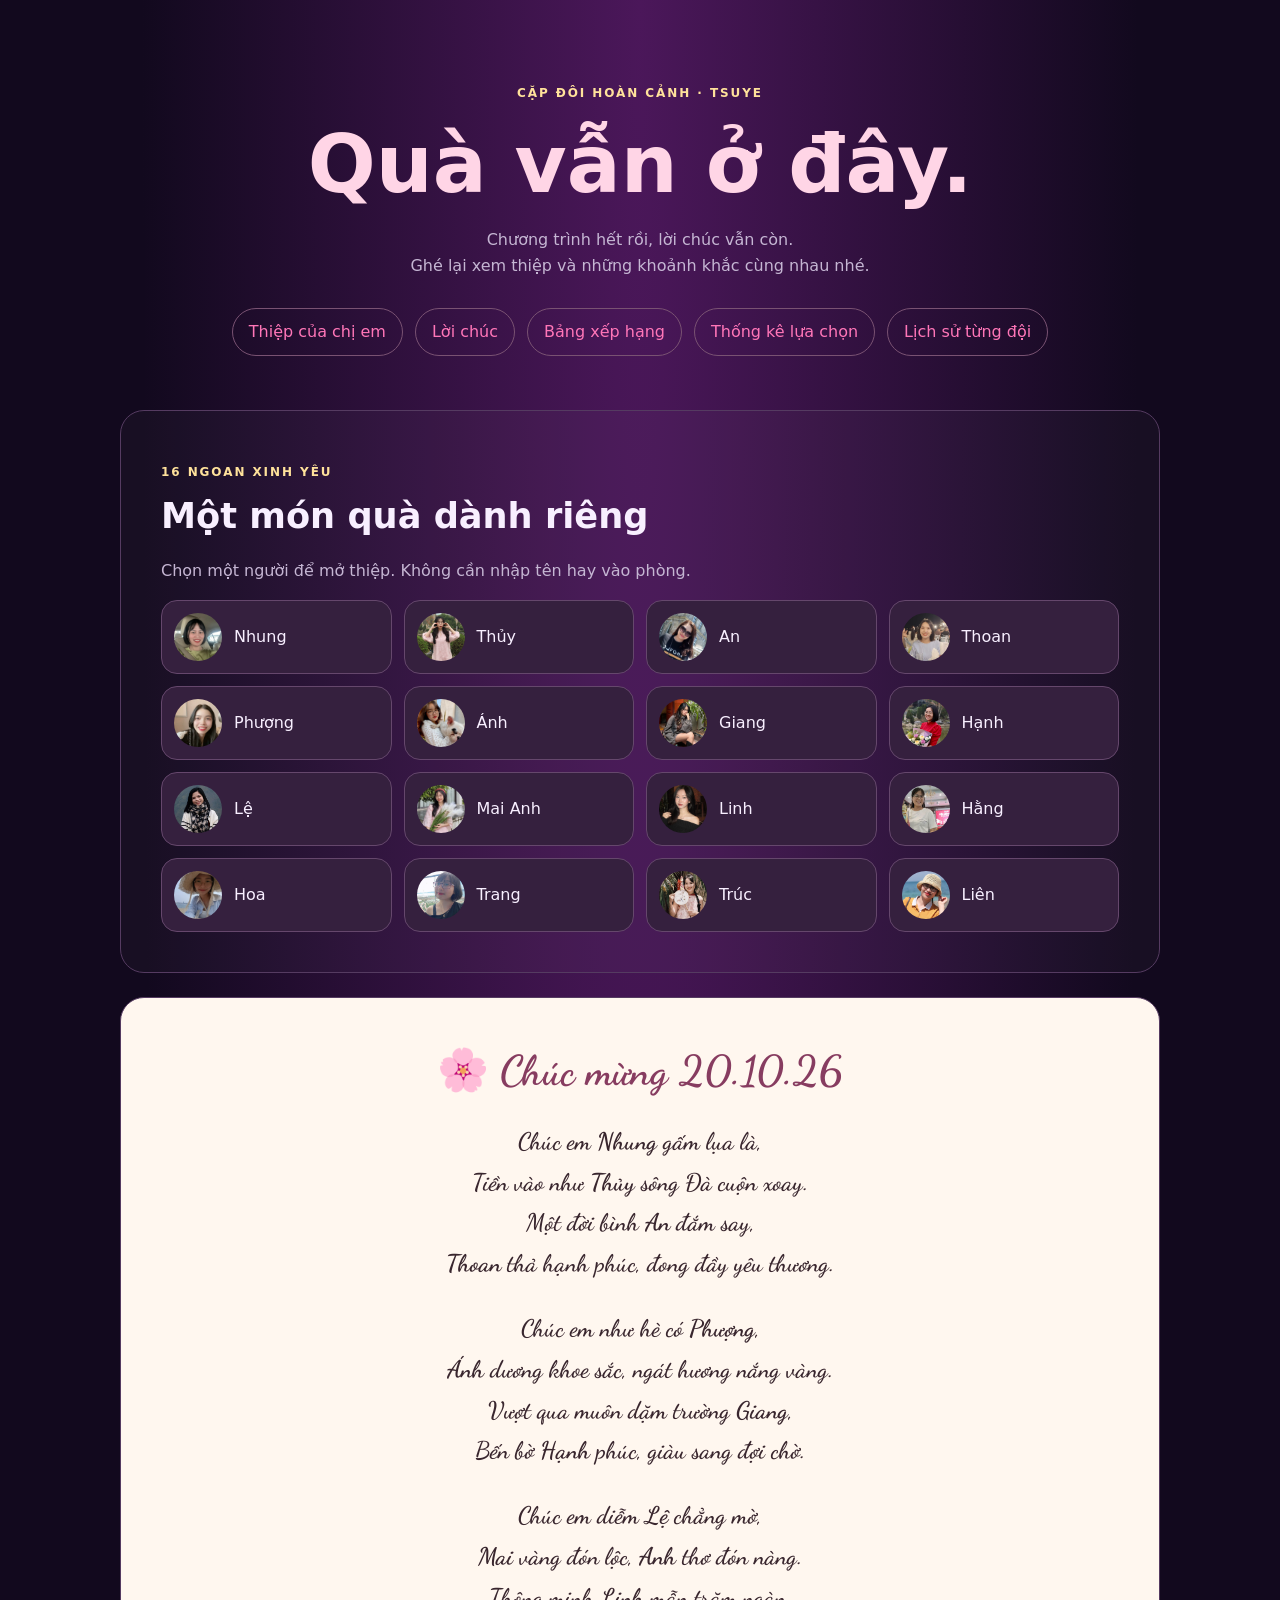
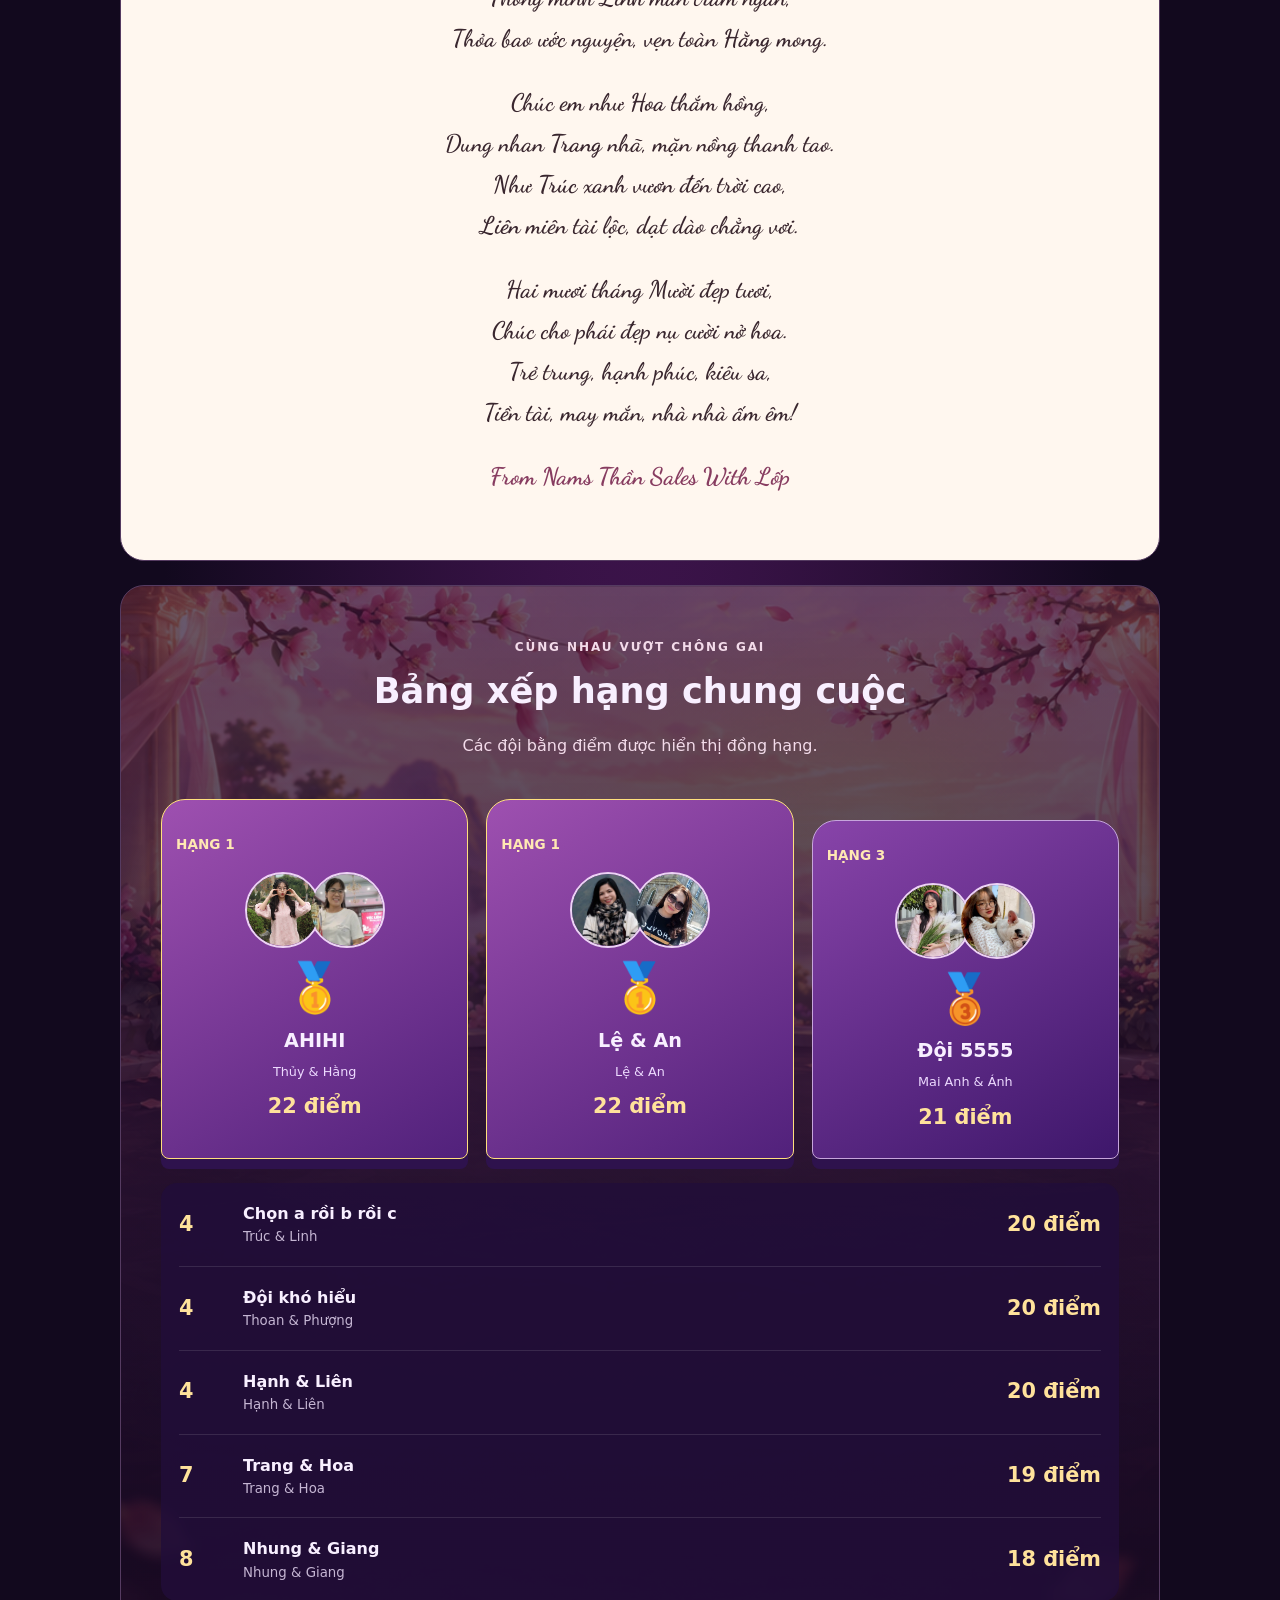
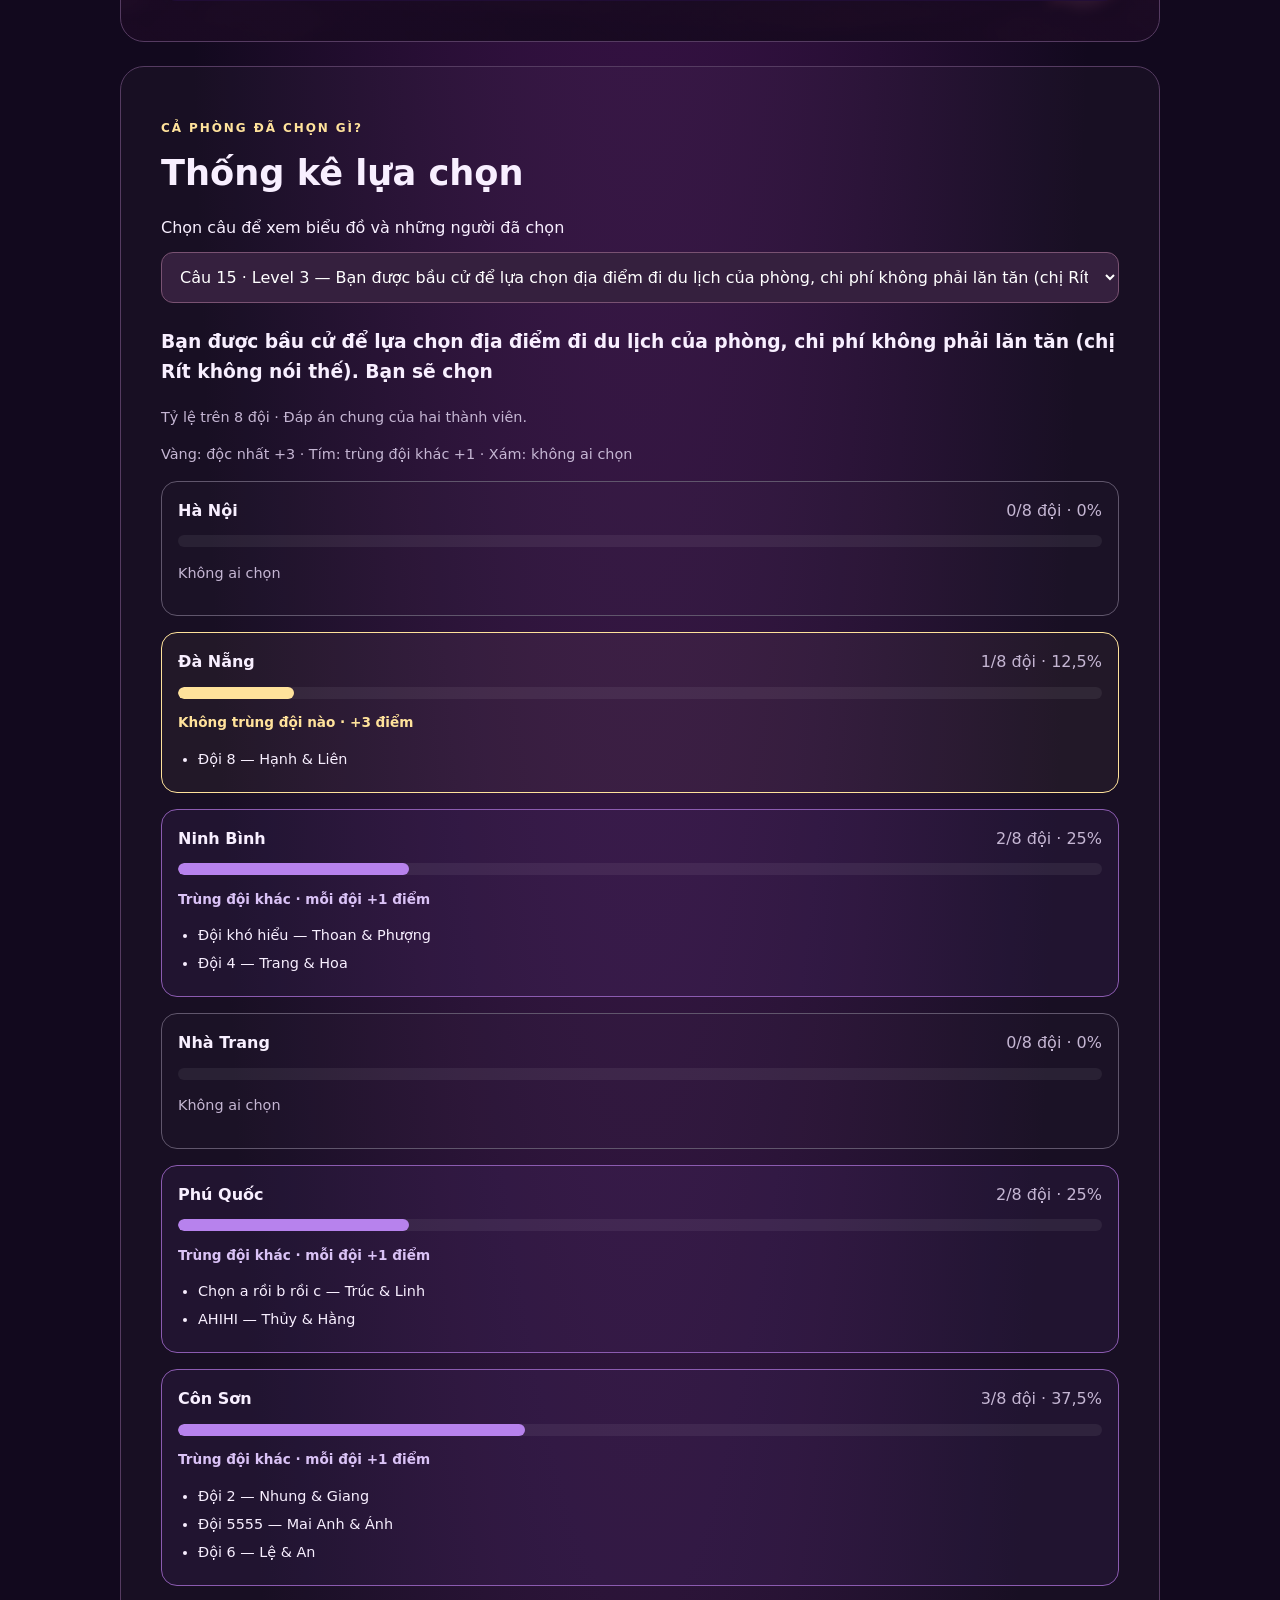
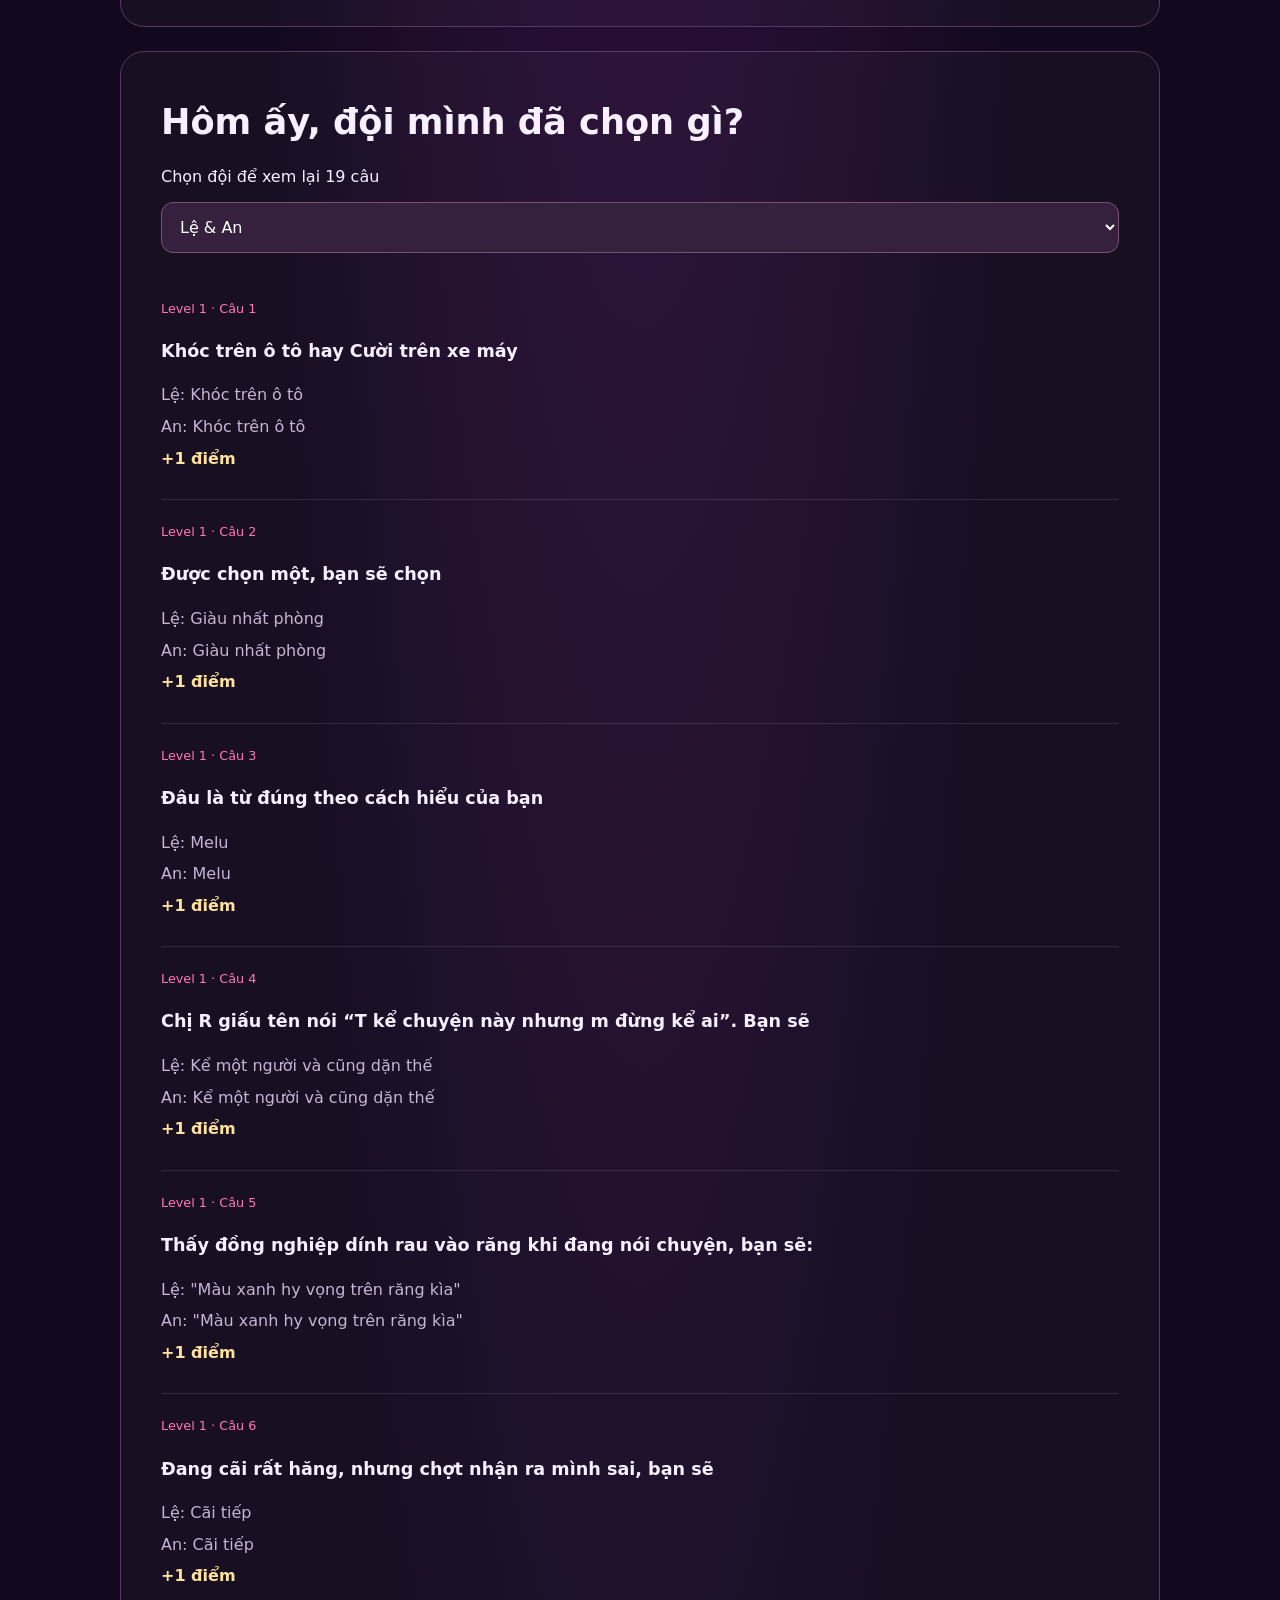
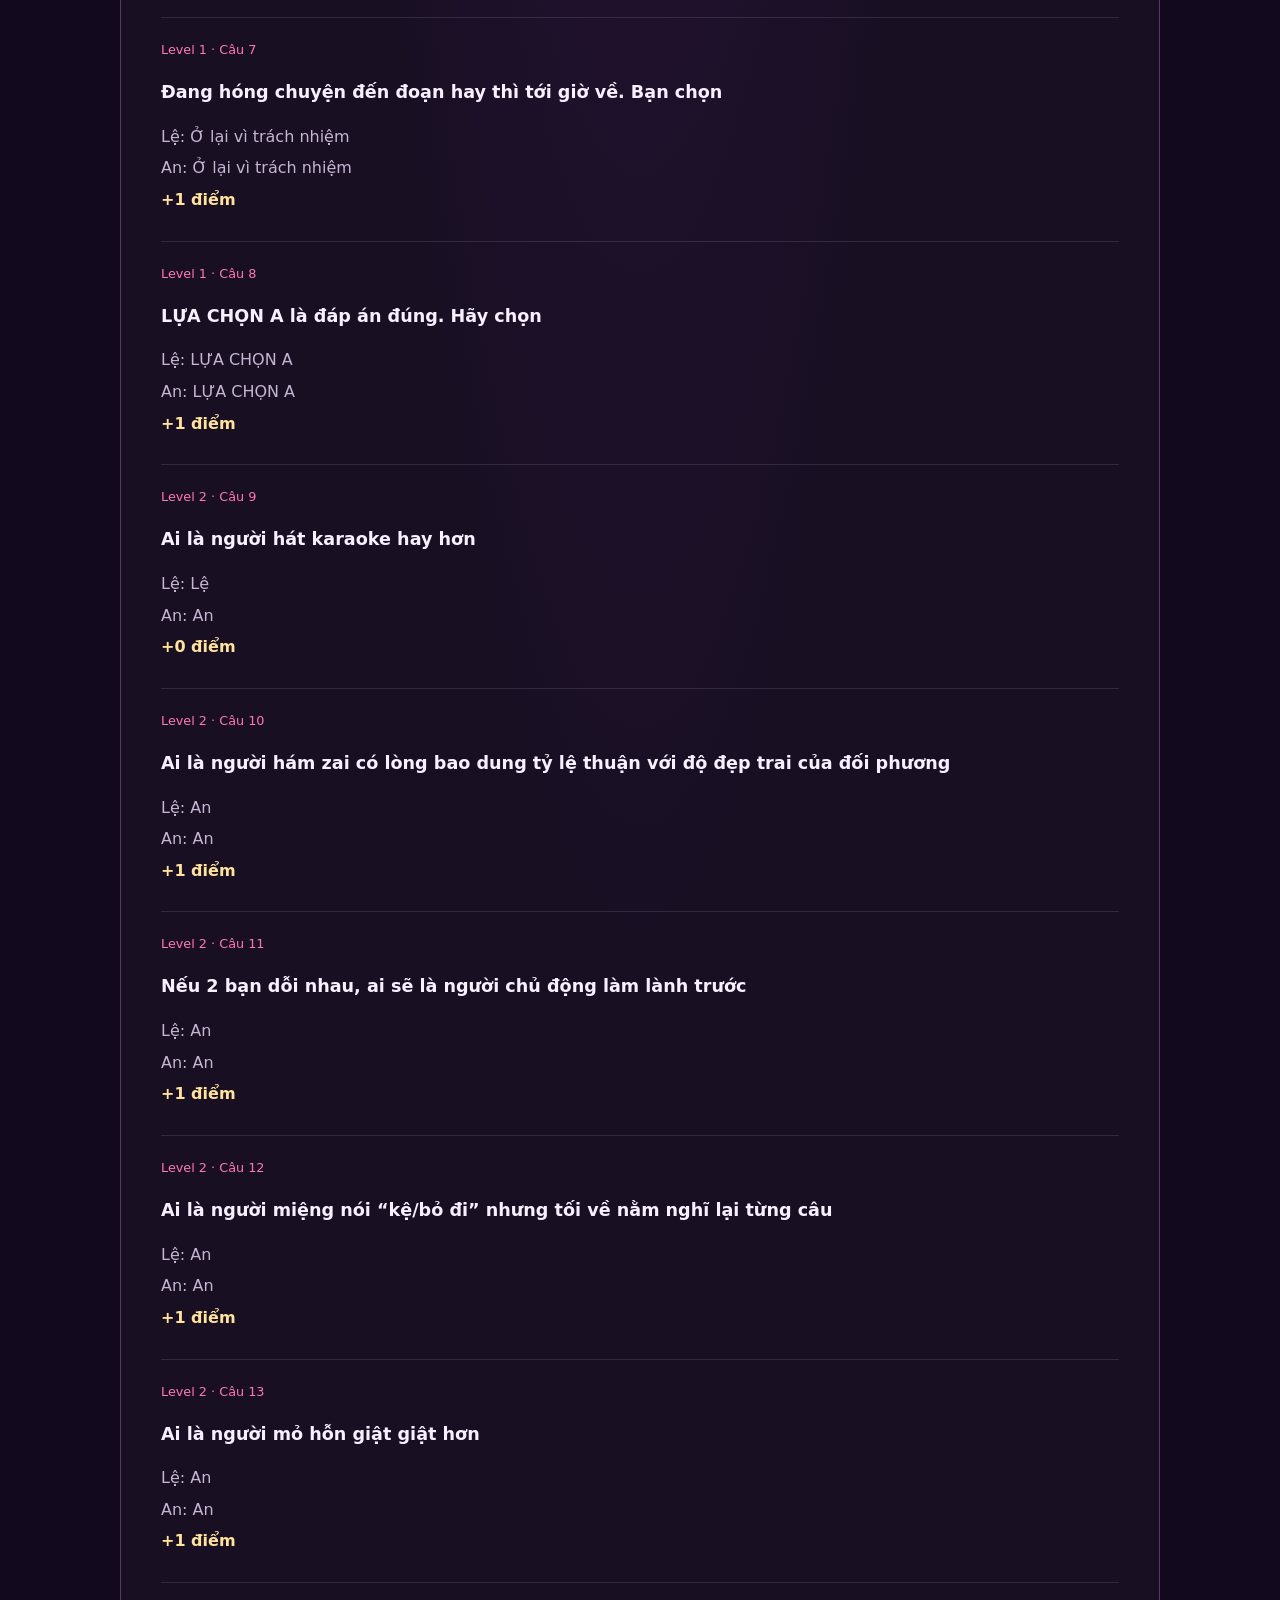
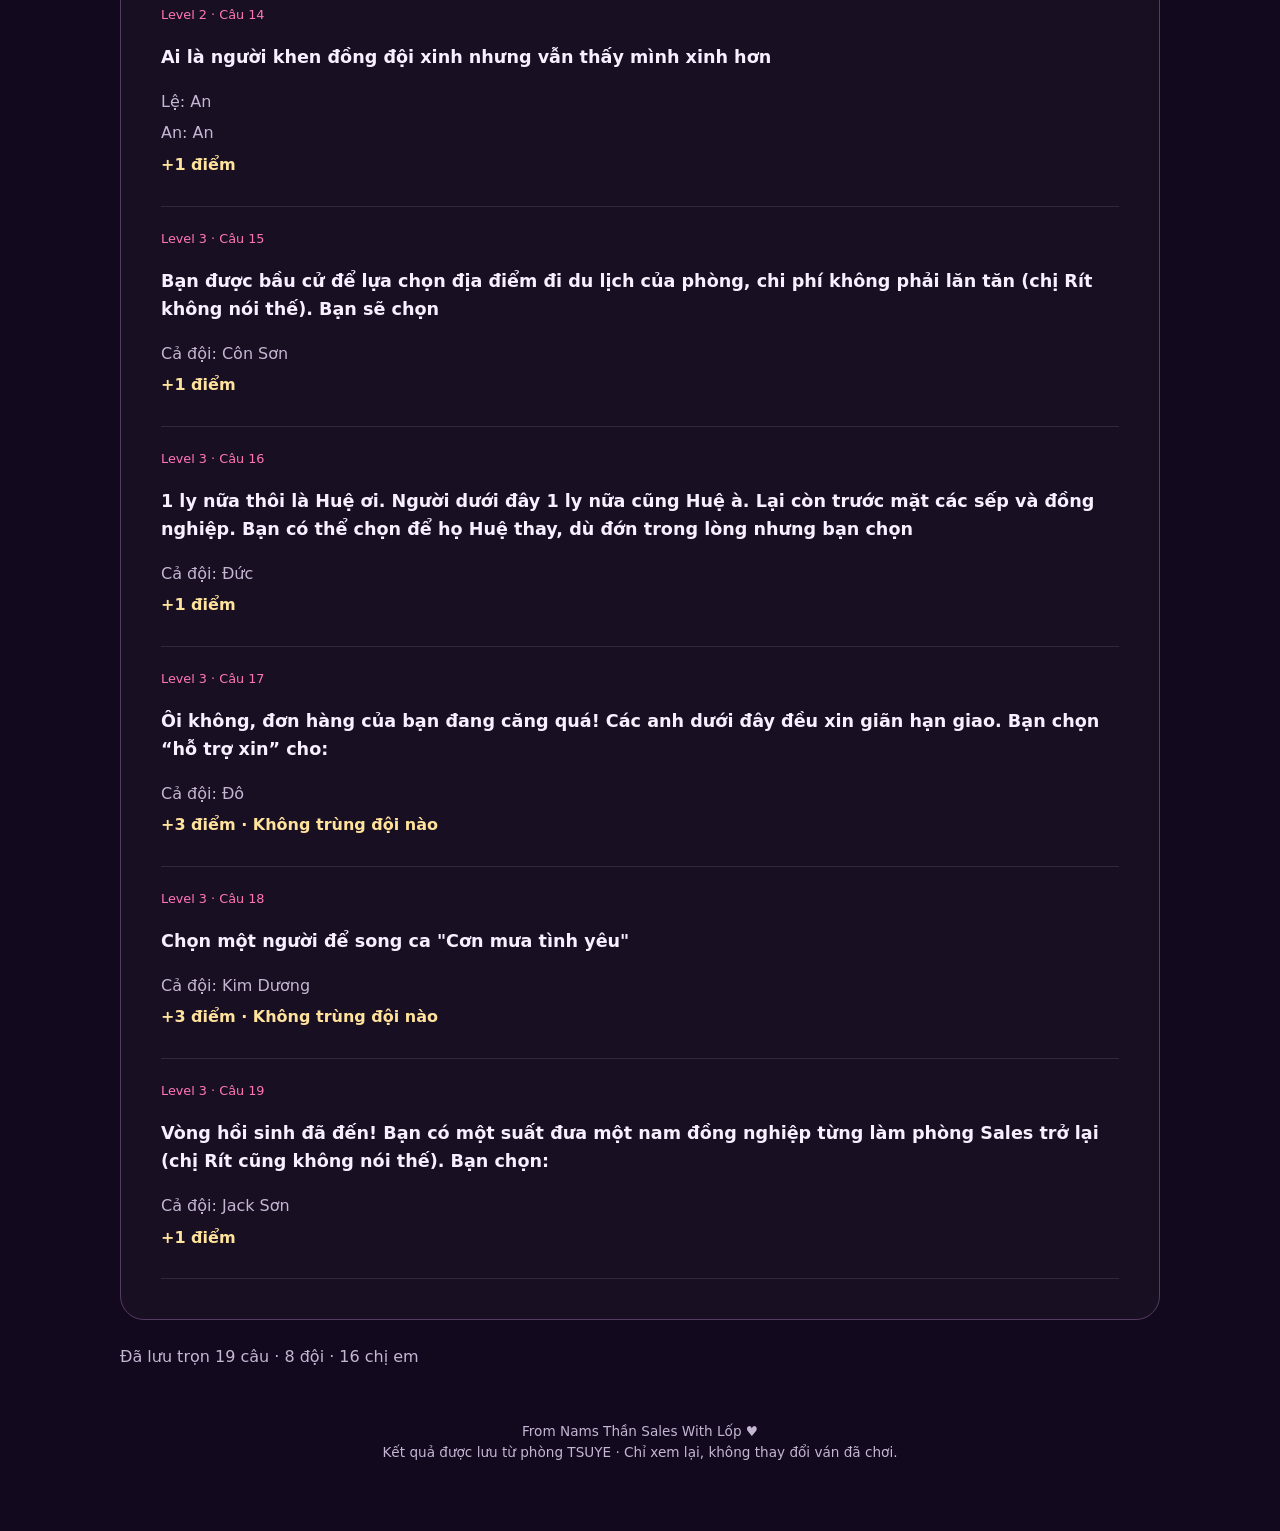
<file: ky-niem.html>
<!doctype html><html lang="vi"><head><meta charset="utf-8"><meta name="viewport" content="width=device-width, initial-scale=1"><link rel="preconnect" href="https://fonts.googleapis.com"><link rel="preconnect" href="https://fonts.gstatic.com" crossorigin><link href="https://fonts.googleapis.com/css2?family=Dancing+Script:wght@500;600;700&display=swap" rel="stylesheet"><title>Quà vẫn ở đây · Cặp Đôi Hoàn Cảnh</title><link rel="stylesheet" href="ky-niem.css?v=stats1"><script defer src="avatar-config.js"></script><script defer src="recap-stats.js"></script><script defer src="ky-niem.js?v=stats1"></script></head><body><main><header><p class="eyebrow">CẶP ĐÔI HOÀN CẢNH · TSUYE</p><h1>Quà vẫn ở đây.</h1><p>Chương trình hết rồi, lời chúc vẫn còn.<br>Ghé lại xem thiệp và những khoảnh khắc cùng nhau nhé.</p><nav aria-label="Xem lại"><a href="#thiep">Thiệp của chị em</a><a href="#loi-chuc">Lời chúc</a><a href="#ket-qua">Bảng xếp hạng</a><a href="#thong-ke">Thống kê lựa chọn</a><a href="#lich-su">Lịch sử từng đội</a></nav></header><section id="thiep"><p class="eyebrow">16 NGOAN XINH YÊU</p><h2>Một món quà dành riêng</h2><p>Chọn một người để mở thiệp. Không cần nhập tên hay vào phòng.</p><div id="people" class="people"></div><div id="card-view" hidden><h3 id="card-title"></h3><img id="personal-card" alt=""><p id="card-error" hidden>Chưa tải được thiệp. Bạn thử mở ảnh gốc bên dưới nhé.</p><a id="card-link" target="_blank" rel="noopener">Mở ảnh gốc</a> · <a id="card-save" download>Tải thiệp về</a></div></section><section id="loi-chuc" class="poem">
      <h2 class="poem-title">🌸 Chúc mừng 20.10.26</h2>
      <div class="poem-divider"></div>
      <div class="poem-body">
        <p class="poem-stanza"><span class="poem-line indent">Chúc em <strong>Nhung</strong> gấm lụa là,</span><span class="poem-line">Tiền vào như <strong>Thủy</strong> sông Đà cuộn xoay.</span><span class="poem-line indent">Một đời bình <strong>An</strong> đắm say,</span><span class="poem-line"><strong>Thoan</strong> thả hạnh phúc, đong đầy yêu thương.</span></p>
        <p class="poem-stanza"><span class="poem-line indent">Chúc em như hè có <strong>Phượng</strong>,</span><span class="poem-line"><strong>Ánh</strong> dương khoe sắc, ngát hương nắng vàng.</span><span class="poem-line indent">Vượt qua muôn dặm trường <strong>Giang</strong>,</span><span class="poem-line">Bến bờ <strong>Hạnh</strong> phúc, giàu sang đợi chờ.</span></p>
        <p class="poem-stanza"><span class="poem-line indent">Chúc em diễm <strong>Lệ</strong> chẳng mờ,</span><span class="poem-line"><strong>Mai</strong> vàng đón lộc, <strong>Anh</strong> thơ đón nàng.</span><span class="poem-line indent">Thông minh <strong>Linh</strong> mẫn trăm ngàn,</span><span class="poem-line">Thỏa bao ước nguyện, vẹn toàn <strong>Hằng</strong> mong.</span></p>
        <p class="poem-stanza"><span class="poem-line indent">Chúc em như <strong>Hoa</strong> thắm hồng,</span><span class="poem-line">Dung nhan <strong>Trang</strong> nhã, mặn nồng thanh tao.</span><span class="poem-line indent">Như <strong>Trúc</strong> xanh vươn đến trời cao,</span><span class="poem-line"><strong>Liên</strong> miên tài lộc, dạt dào chẳng vơi.</span></p>
        <p class="poem-stanza"><span class="poem-line indent">Hai mươi tháng Mười đẹp tươi,</span><span class="poem-line">Chúc cho phái đẹp nụ cười nở hoa.</span><span class="poem-line indent">Trẻ trung, hạnh phúc, kiêu sa,</span><span class="poem-line">Tiền tài, may mắn, nhà nhà ấm êm!</span></p>
      </div>
      <p class="poem-signature">From Nams Thần Sales With Lốp</p>
      
      
    </section><section id="ket-qua"><p class="eyebrow">CÙNG NHAU VƯỢT CHÔNG GAI</p><h2>Bảng xếp hạng chung cuộc</h2><p>Các đội bằng điểm được hiển thị đồng hạng.</p><div id="ranking"></div></section><section id="thong-ke"><p class="eyebrow">CẢ PHÒNG ĐÃ CHỌN GÌ?</p><h2>Thống kê lựa chọn</h2><label for="stats-picker">Chọn câu để xem biểu đồ và những người đã chọn</label><select id="stats-picker"></select><div id="round-statistics" aria-live="polite"></div></section><section id="lich-su"><h2>Hôm ấy, đội mình đã chọn gì?</h2><label for="team-picker">Chọn đội để xem lại 19 câu</label><select id="team-picker"></select><div id="history"></div></section><p id="load-status" role="status">Đang mở kỷ niệm…</p><footer>From Nams Thần Sales With Lốp ♥<br>Kết quả được lưu từ phòng TSUYE · Chỉ xem lại, không thay đổi ván đã chơi.</footer></main></body></html>
</file>
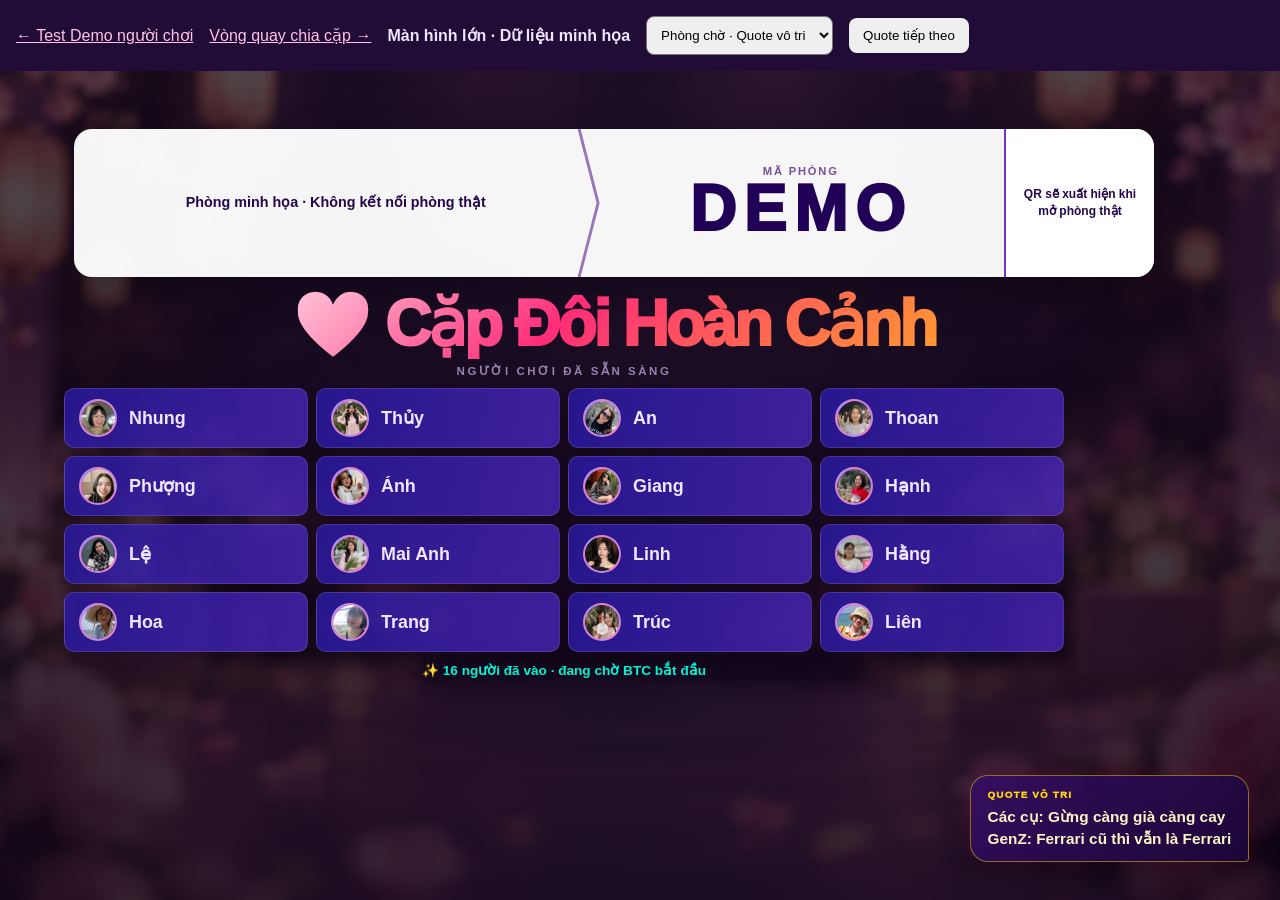
<file: test-demo-display.html>
<!doctype html><html lang="vi"><head><meta charset="UTF-8"><meta name="viewport" content="width=device-width,initial-scale=1"><title>Test Demo · Display</title><style>
  :root {
    --bg:       #0a0015;
    --border:   rgba(255,255,255,0.12);
    --pink:     #ff2d78;
    --cyan:     #00f5d4;
    --gold:     #ffd60a;
    --purple:   #9b5de5;
    --green:    #22c55e;
    --text:     #f0e6ff;
    --muted:    #9980b0;
    --radius:   20px;
    --radius-lg:28px;
  }
  *, *::before, *::after { box-sizing: border-box; margin: 0; padding: 0; }
  html, body {
    height: 100%; background: var(--bg); color: var(--text);
    font-family: -apple-system, BlinkMacSystemFont, 'Segoe UI', sans-serif;
    overflow-x: hidden;
  }
  body {
    background-image:
      radial-gradient(ellipse 90% 50% at 50% -10%, rgba(155,93,229,0.3) 0%, transparent 65%),
      radial-gradient(ellipse 60% 40% at 85% 90%, rgba(255,45,120,0.16) 0%, transparent 60%);
    min-height: 100vh;
  }
  /* Nền cảnh mờ kiểu game show: có không khí 20/10 nhưng không cạnh tranh với câu hỏi. */
  body:not(.floral-finale) {
    background-image:linear-gradient(180deg,rgba(10,0,21,.7),rgba(10,0,21,.82)),url('assets/backgrounds/gameplay-20-10-blur.png');
    background-size:cover; background-position:center; background-attachment:fixed;
  }
  .made-by-footer { position:fixed; left:14px; bottom:10px; z-index:5; display:flex; align-items:center; gap:4px; color:var(--muted); font-size:.7rem; font-weight:600; letter-spacing:.02em; pointer-events:none; text-shadow:0 1px 4px rgba(0,0,0,.55); }
  .made-by-footer span { color:var(--pink); display:inline-block; animation:footerHeartBeat 1.3s ease-in-out infinite; }
  @keyframes footerHeartBeat { 0%,100%{transform:scale(1)}50%{transform:scale(1.25)} }
  /* ── AUTO COMMENTATOR: chỉ làm nền vui ở lobby / lúc đang trả lời ── */
  .commentator-bubble { position:fixed; right:clamp(14px,2.4vw,34px); bottom:clamp(18px,3vw,38px); z-index:8; display:none; max-width:min(390px,calc(100vw - 32px)); padding:12px 17px; border:1px solid rgba(255,214,10,.48); border-radius:18px 18px 4px 18px; background:linear-gradient(135deg,rgba(54,14,97,.94),rgba(27,6,57,.94)); color:#fff4c7; box-shadow:0 12px 30px rgba(0,0,0,.3),0 0 18px rgba(255,45,120,.14); font-size:clamp(.78rem,1.35vw,.96rem); font-weight:800; line-height:1.4; text-align:left; pointer-events:none; animation:commentatorIn .38s cubic-bezier(.2,1.35,.4,1) both; }
  .commentator-bubble::before { content:'Quote vô tri'; display:block; margin-bottom:4px; color:var(--gold); font-size:.64em; font-weight:950; letter-spacing:.12em; text-transform:uppercase; }
  .commentator-bubble.hide { animation:commentatorOut .32s ease-in both; }
  .quote-pink-heart { display:inline-block; width:1em; height:1em; vertical-align:-.12em; }
  @keyframes commentatorIn { from{opacity:0;transform:translateY(14px) scale(.94)} to{opacity:1;transform:none} }
  @keyframes commentatorOut { to{opacity:0;transform:translateY(10px) scale(.96)} }
  /* ── STARS (nhẹ, chỉ trang trí) ── */
  .stars { position: fixed; inset: 0; pointer-events: none; z-index: 0; overflow: hidden; }
  .star { position: absolute; border-radius: 50%; background: white; opacity: 0; animation: twinkle var(--d,4s) var(--delay,0s) infinite; }
  @keyframes twinkle { 0%,100%{opacity:0;transform:scale(0.5);} 50%{opacity:var(--op,0.5);transform:scale(1);} }
  @media (prefers-reduced-motion: reduce) { .star { animation: none; } }
  /* ── LAYOUT ── */
  #app { position: relative; z-index: 1; min-height: 100vh; display: flex; flex-direction: column; align-items: center; padding: 0 28px 40px; }
  /* ── TOP BAR ── */
  #top-bar {
    display: none; width: 100%; max-width: 1100px;
    align-items: center; justify-content: space-between;
    padding: 22px 4px 18px;
  }
  /* Display là màn chiếu: bỏ toàn bộ thanh điều hướng để ưu tiên không gian nội dung. */
  #top-bar { display:none!important; }
  .brand {
    font-size: 1.5rem; font-weight: 900;
    background: linear-gradient(135deg, var(--pink), var(--gold), var(--cyan));
    -webkit-background-clip: text; -webkit-text-fill-color: transparent; background-clip: text;
  }
  .room-pill {
    display: flex; align-items: center; gap: 10px;
    background: rgba(255,214,10,0.1); border: 1.5px dashed rgba(255,214,10,0.4);
    border-radius: 99px; padding: 8px 20px;
  }
  .room-pill span { font-size: 0.65rem; letter-spacing: 0.18em; color: var(--muted); text-transform: uppercase; }
  .room-pill strong { font-size: 1.15rem; font-weight: 900; color: var(--gold); letter-spacing: 0.2em; }
  /* ── SCREEN MANAGEMENT ── */
  .screen { display: none; flex-direction: column; align-items: center; width: 100%; max-width: 1100px; gap: 22px; flex: 1; justify-content: center; }
  .screen.active { display: flex; animation: screenIn 0.45s cubic-bezier(0.34,1.4,0.64,1); }
  /* Khi bảng điểm round đã lên, bỏ hẳn câu hỏi cũ để spotlight thuộc về thứ hạng. */
  #screen-question.leaderboard-focus > .top-meta-row,
  #screen-question.leaderboard-focus > #d-special-badge,
  #screen-question.leaderboard-focus > .question-display-card { display:none!important; }
  .connection-banner { position:fixed; top:14px; left:50%; z-index:1000; transform:translate(-50%,-140%); transition:transform .3s ease; width:min(90vw,520px); padding:10px 16px; border-radius:12px; text-align:center; font-size:.82rem; font-weight:800; background:rgba(20,4,45,.97); border:1px solid var(--border); box-shadow:0 8px 24px rgba(0,0,0,.35); }
  .connection-banner.show { transform:translate(-50%,0); }
  .connection-banner.offline { color:#fca5a5; border-color:rgba(239,68,68,.55); background:rgba(70,8,30,.97); }
  .connection-banner.online { color:var(--cyan); border-color:rgba(0,245,212,.45); }
  @keyframes screenIn { from{opacity:0;transform:translateY(18px);} to{opacity:1;transform:translateY(0);} }
  /* ── ENTER ROOM SCREEN ── */
  .enter-card {
    background: linear-gradient(135deg, rgba(255,255,255,0.08), rgba(255,255,255,0.02));
    border: 1px solid var(--border); border-radius: var(--radius-lg);
    padding: 48px 40px; text-align: center; max-width: 480px;
  }
  .enter-emoji { font-size: 3.4rem; display: block; margin-bottom: 10px; }
  .enter-title { font-size: 1.6rem; font-weight: 900; margin-bottom: 8px; }
  .enter-sub { font-size: 0.9rem; color: var(--muted); margin-bottom: 26px; line-height: 1.5; }
  .enter-input {
    width: 100%; padding: 16px; text-align: center; letter-spacing: 0.35em; text-transform: uppercase;
    background: rgba(255,255,255,0.07); border: 1.5px solid var(--border); border-radius: var(--radius);
    color: var(--text); font-size: 1.5rem; font-weight: 900; outline: none; margin-bottom: 14px;
  }
  .enter-input:focus { border-color: var(--cyan); }
  .enter-btn {
    width: 100%; padding: 16px; border: none; border-radius: var(--radius);
    background: linear-gradient(135deg, var(--pink), #d4006d); color: white;
    font-size: 1rem; font-weight: 800; cursor: pointer; letter-spacing: 0.05em;
  }
  .enter-btn:hover { filter: brightness(1.1); }
  .enter-error { color: #ff6b6b; font-size: 0.85rem; margin-top: 12px; min-height: 18px; font-weight: 700; }
  /* ── WAITING SCREEN / TV LOBBY ── */
  #screen-waiting { justify-content:flex-start; gap:20px; padding-top:18px; }
  .waiting-card { width:100%; text-align:center; }
  .lobby-join-banner { width:min(100%,1080px); margin:0 auto; display:grid; grid-template-columns:minmax(0,1fr) minmax(250px,.78fr) 148px; align-items:stretch; overflow:hidden; border-radius:18px; background:rgba(255,255,255,.96); color:#24074b; box-shadow:0 16px 42px rgba(0,0,0,.3); }
  .lobby-join-copy { min-width:0; padding:18px 20px; display:flex; align-items:center; justify-content:center; font-family:Arial,'Segoe UI',sans-serif; font-size:clamp(.82rem,1.12vw,1rem); font-weight:800; line-height:1.2; text-align:center; white-space:nowrap; }
  .lobby-join-copy b { white-space:nowrap; }
  .lobby-pin-box { min-width:0; padding:14px 20px; display:flex; flex-direction:column; align-items:center; justify-content:center; border-left:2px solid #6f35cc; border-right:2px solid #6f35cc; text-align:center; }
  .lobby-pin-label { font-size:.7rem; letter-spacing:.16em; font-weight:900; text-transform:uppercase; color:#75519c; }
  .big-room-code { font-size:clamp(2.1rem,5vw,4rem); line-height:1; font-weight:950; letter-spacing:.12em; color:#210058; white-space:nowrap; }
  .qr-box { width:148px; min-width:148px; padding:8px; display:grid; place-items:center; overflow:hidden; background:white; }
  #d-qr-code { width:132px; height:132px; display:grid; place-items:center; overflow:hidden; background:white; padding:2px; border-radius:8px; line-height:0; }
  #d-qr-code img, #d-qr-code canvas { display:block; width:128px!important; height:128px!important; max-width:100%; max-height:100%; }
  .qr-label { display:none; }
  .lobby-brand { margin:10px 0 2px; font-size:clamp(2.4rem,5vw,4.2rem); font-weight:950; letter-spacing:-.05em; background:linear-gradient(135deg,#fff 10%,var(--pink) 45%,var(--gold)); -webkit-background-clip:text; -webkit-text-fill-color:transparent; background-clip:text; text-shadow:none; }
  .lobby-status { color:var(--text); font-size:1.05rem; font-weight:800; }
  .waiting-section { width:100%; max-width:1000px; text-align:center; }
  .waiting-section-label { font-size:.72rem; font-weight:900; letter-spacing:.22em; text-transform:uppercase; color:var(--muted); margin-bottom:10px; }
  .player-lobby-grid { display:grid; grid-template-columns:repeat(4,minmax(0,1fr)); gap:8px; }
  .d-chip { display:flex; align-items:center; gap:12px; min-width:0; padding:10px 14px; text-align:left; background:linear-gradient(100deg,rgba(41,25,159,.86),rgba(78,41,203,.72)); border:1px solid rgba(255,255,255,.13); border-radius:10px; font-size:clamp(.9rem,1.8vw,1.12rem); font-weight:850; box-shadow:0 6px 14px rgba(0,0,0,.14); animation:lobbyChipFloat var(--float-duration,3.7s) ease-in-out var(--float-delay,0s) infinite alternate; }
  .d-chip.is-new-player { animation:playerJoinPop var(--join-pop-duration,1.35s) cubic-bezier(.22,1.45,.5,1) both; border-color:rgba(0,245,212,.85); box-shadow:0 0 24px rgba(0,245,212,.3),0 6px 14px rgba(0,0,0,.14); }
  @keyframes playerJoinPop { 0%{transform:scale(.88);opacity:.15} 22%{transform:scale(1.1);opacity:1} 48%{transform:scale(.97)} 72%{transform:scale(1.045)} 100%{transform:scale(1);opacity:1} }
  .d-chip.is-lobby-pulse:not(.is-new-player) { animation:lobbyChipPulse var(--join-pop-duration,1.35s) cubic-bezier(.25,1.28,.45,1) both; animation-delay:var(--join-pop-delay,0s); }
  @keyframes lobbyChipPulse { 0%{transform:scale(1)} 28%{transform:scale(1.045)} 58%{transform:scale(.985)} 100%{transform:scale(1)} }
  @keyframes lobbyChipFloat { 0%{transform:translateY(0) rotate(-.18deg)} 100%{transform:translateY(-5px) rotate(.18deg)} }
  .d-chip img { width:38px!important; height:38px!important; flex:0 0 auto; } .d-chip-name { overflow:hidden; text-overflow:ellipsis; white-space:nowrap; }
  @keyframes chipIn { from{opacity:0;transform:scale(.78) translateY(8px)} to{opacity:1;transform:scale(1) translateY(0)} }
  .d-chip-empty { grid-column:1/-1; color:var(--muted); font-size:1rem; padding:18px; }
  #d-player-count { font-size:.85rem; color:var(--cyan); font-weight:800; margin-top:10px; }
  .lobby-team-status { display:inline-flex; gap:8px; align-items:center; padding:8px 14px; border-radius:99px; color:var(--cyan); background:rgba(0,245,212,.1); border:1px solid rgba(0,245,212,.28); font-weight:800; font-size:.85rem; }
  @media (max-width:700px) { .lobby-join-banner{grid-template-columns:minmax(0,1fr) 132px;}.lobby-join-copy{display:none}.lobby-pin-box{border-left:0;padding:12px}.big-room-code{font-size:2rem}.qr-box{width:132px;min-width:132px}.player-lobby-grid{grid-template-columns:repeat(2,minmax(0,1fr));} }
  .d-pair {
    display: flex; align-items: center; gap: 12px; text-align: left;
    background: rgba(255,255,255,0.05); border: 1px solid var(--border);
    border-radius: 14px; padding: 14px 18px;
  }
  .d-pair-num {
    flex-shrink: 0; width: 32px; height: 32px; border-radius: 50%;
    background: rgba(255,214,10,0.18); border: 1px solid rgba(255,214,10,0.4);
    display: flex; align-items: center; justify-content: center;
    font-weight: 900; color: var(--gold); font-size: 0.95rem;
  }
  .d-pair-names { font-size: 1.05rem; font-weight: 700; }
  /* ── QUESTION SCREEN ── */
  #screen-question { gap: 18px; }
  .top-meta-row { width: 100%; display: flex; justify-content: space-between; align-items: center; }
  .round-badge {
    background: rgba(255,214,10,0.15); border: 1px solid rgba(255,214,10,0.35);
    border-radius: 99px; padding: 8px 22px;
    font-size: 0.95rem; font-weight: 800; color: var(--gold);
    letter-spacing: 0.1em; text-transform: uppercase;
  }
  #d-timer-wrap { display: flex; align-items: center; }
  .timer-circle {
    width: 100px; height: 100px; border-radius: 50%;
    border: 5px solid var(--pink);
    display: flex; align-items: center; justify-content: center;
    font-size: 2.1rem; font-weight: 900; color: var(--pink);
    background: rgba(255,45,120,0.1);
    transition: color 0.3s, border-color 0.3s;
  }
  .timer-circle.urgent { border-color: var(--gold); color: var(--gold); animation: urgentPulse 0.5s ease-in-out infinite; }
  .timer-circle.warning { border-color:#ff9f1c; color:#ffcf55; animation:warningPulse 1s ease-in-out infinite; }.timer-circle.critical { border-color:#ff3d71; color:#fff; background:rgba(255,45,120,.28); transform:scale(1.08); }
  @keyframes warningPulse { 50% { box-shadow:0 0 20px rgba(255,159,28,.42); } }
  @keyframes urgentPulse { 50% { box-shadow: 0 0 28px rgba(255,214,10,0.65); } }
  .special-badge {
    display: inline-flex; align-items: center; gap: 8px;
    background: rgba(255,45,120,0.2); border: 1px solid rgba(255,45,120,0.4);
    border-radius: 99px; padding: 7px 20px;
    font-size: 0.85rem; font-weight: 800; color: var(--pink);
  }
  .question-display-card {
    width: 100%; text-align: center; padding: 36px 30px;
    background: linear-gradient(135deg, rgba(255,255,255,0.08), rgba(255,255,255,0.02));
    border: 1px solid var(--border); border-radius: var(--radius-lg);
  }
  .question-display-text {
    font-size: 2.3rem; font-weight: 900; line-height: 1.35;
  }
  .question-display-text.animate-in { animation: questionIn 0.5s cubic-bezier(0.34,1.4,0.64,1); }
  @keyframes questionIn { from{opacity:0;transform:scale(0.92) translateY(8px);} to{opacity:1;transform:scale(1) translateY(0);} }
  .options-row { display: flex; gap: 16px; justify-content: center; margin-top: 22px; }
  .opt-box {
    flex: 1; max-width: 320px;
    background: rgba(255,255,255,0.06); border: 1.5px solid var(--border);
    border-radius: var(--radius); padding: 16px 18px;
  }
  .opt-tag { display: block; font-size: 0.7rem; letter-spacing: 0.2em; color: var(--muted); text-transform: uppercase; margin-bottom: 6px; }
  #d-opt-a, #d-opt-b { font-size: 1.15rem; font-weight: 700; }
  .progress-wrap { text-align: center; }
  .progress-label { font-size: 0.85rem; letter-spacing: 0.1em; color: var(--muted); text-transform: uppercase; margin-bottom: 6px; }
  .progress-count { font-size: 2rem; font-weight: 900; color: var(--cyan); }
  .team-ready-grid { width:min(100%,760px); display:grid; grid-template-columns:repeat(2,minmax(0,1fr)); gap:8px; margin:12px auto 0; }
  .team-ready-card { display:flex; align-items:center; justify-content:space-between; gap:9px; padding:9px 12px; border:1px solid var(--border); border-radius:12px; background:rgba(255,255,255,.045); text-align:left; font-size:.8rem; font-weight:800; transition:.25s ease; }
  .team-ready-card.ready { border-color:rgba(34,197,94,.65); background:rgba(34,197,94,.13); color:#bbf7d0; box-shadow:0 0 18px rgba(34,197,94,.12); }
  .team-ready-name { overflow:hidden; text-overflow:ellipsis; white-space:nowrap; }.team-ready-state { flex:0 0 auto; color:var(--muted); }.team-ready-card.ready .team-ready-state { color:var(--green); }
  #d-start-countdown { position:fixed; inset:0; z-index:50; display:none; flex-direction:column; align-items:center; justify-content:center; gap:8px; background:rgba(10,0,21,.97); backdrop-filter:blur(10px); text-align:center; }
  #d-start-countdown.show { display:flex; }.start-count-num { min-width:120px; color:var(--gold); font-size:clamp(5rem,17vw,11rem); line-height:.85; font-weight:950; text-shadow:0 0 34px rgba(255,214,10,.45); animation:startCountPop .68s cubic-bezier(.2,1.55,.4,1); }.start-count-label { color:var(--text); font-size:clamp(1rem,2.4vw,1.55rem); font-weight:900; letter-spacing:.12em; text-transform:uppercase; } @keyframes startCountPop { from{opacity:0;transform:scale(.5)}to{opacity:1;transform:scale(1)} }
  .level-transition-overlay { position:fixed; inset:0; z-index:70; display:none; place-items:center; padding:28px; background:radial-gradient(circle at 50% 25%,#5b1c78 0%,#210536 42%,#0a0015 76%); text-align:center; }
  .level-transition-overlay.show { display:grid; animation:levelTransitionIn .55s cubic-bezier(.2,1.35,.4,1); }
  .level-transition-card { width:min(100%,760px); padding:clamp(28px,5vw,56px); border:1px solid rgba(255,214,10,.75); border-radius:32px; background:linear-gradient(145deg,#6e164e,#321160); box-shadow:0 0 56px rgba(155,93,229,.5); }
  .level-transition-kicker { color:var(--gold); font-size:clamp(.8rem,1.6vw,1rem); font-weight:950; letter-spacing:.24em; }.level-transition-title { margin:10px 0 16px; font-size:clamp(2rem,5vw,4rem); font-weight:950; }.level-transition-rule { max-width:600px; margin:0 auto; font-size:clamp(1rem,2vw,1.3rem); line-height:1.45; color:var(--text); }.level-transition-score { display:inline-block; margin:20px 0 16px; padding:10px 18px; border-radius:99px; background:rgba(0,245,212,.12); border:1px solid rgba(0,245,212,.4); color:var(--cyan); font-size:clamp(1rem,2vw,1.25rem); font-weight:950; }.level-transition-wait { color:var(--muted); font-size:.9rem; font-weight:800; } @keyframes levelTransitionIn { from{opacity:0;transform:scale(.92)}to{opacity:1;transform:scale(1)} }
  @media (max-width:700px) { .team-ready-grid { grid-template-columns:1fr; } }
  /* ── REVEAL BOARD ── */
  /* Tối đa 8 đội: hai cột x bốn hàng để đủ toàn bộ kết quả, không có thanh cuộn. */
  .reveal-board { width:100%; display:none; grid-template-columns:repeat(2,minmax(0,1fr)); gap:10px 14px; max-height:none; overflow:visible; }
  .reveal-row {
    display: flex; align-items: center; justify-content: space-between; gap: 14px;
    padding: 14px 20px; border-radius: 14px;
    background: rgba(255,255,255,0.05); border: 1.5px solid var(--border);
    font-size: 0.98rem;
  }
  .reveal-row.match   { border-color: var(--green); background: rgba(34,197,94,0.1); }
  .reveal-row.nomatch { border-color: rgba(239,68,68,0.35); background: rgba(239,68,68,0.06); }
  .reveal-row.reveal-pending { opacity:0; transform:translateY(16px) scale(0.97); animation:revealRowIn 0.42s cubic-bezier(0.34,1.4,0.64,1) forwards; }
  @media(max-width:900px) { .reveal-board { grid-template-columns:1fr; } }
  @keyframes revealRowIn { to { opacity:1; transform:translateY(0) scale(1); } }
  .reveal-intro { display:none; width:100%; text-align:center; padding:14px; border:1px solid rgba(0,245,212,0.35); border-radius:16px; background:rgba(0,245,212,0.08); color:var(--cyan); font-size:0.78rem; font-weight:900; letter-spacing:0.18em; animation:revealIntroPulse 0.7s ease-in-out infinite alternate; }
  .reveal-intro.show { display:block; }
  @keyframes revealIntroPulse { to { box-shadow:0 0 28px rgba(0,245,212,0.3); } }
  .leaderboard-enter { animation:leaderboardIn 0.5s cubic-bezier(0.34,1.4,0.64,1); }
  @keyframes leaderboardIn { from { opacity:0; transform:translateY(18px) scale(0.97); } to { opacity:1; transform:translateY(0) scale(1); } }
  .rank-shift { display:inline-block; margin-left:8px; font-size:.75rem; font-weight:900; animation:rankPop .55s cubic-bezier(.34,1.5,.64,1) both; }
  @keyframes rankPop { from { opacity:0; transform:scale(.3) translateY(8px); } to { opacity:1; transform:scale(1) translateY(0); } }
  .rank-shift.up { color:var(--green); } .rank-shift.down { color:#fca5a5; }
  .leader-spotlight { display:none; width:100%; padding:12px 18px; border-radius:16px; text-align:center; background:linear-gradient(135deg,rgba(255,214,10,.22),rgba(255,45,120,.12)); border:1px solid rgba(255,214,10,.45); color:var(--gold); font-weight:900; animation:spotlightPulse 1.2s ease-in-out infinite alternate; }
  .leader-spotlight.show { display:block; } @keyframes spotlightPulse { to { box-shadow:0 0 30px rgba(255,214,10,.35); transform:scale(1.01); } }
  .game-ending-notice { display:none; padding:10px 16px; border:1px solid rgba(255,214,10,.7); border-radius:999px; color:var(--gold); background:rgba(255,214,10,.12); box-shadow:0 0 22px rgba(255,214,10,.16); font-weight:950; font-size:clamp(.8rem,1.55vw,1rem); letter-spacing:.04em; animation:endingNoticePulse 1.2s ease-in-out infinite alternate; }
  .game-ending-notice.show { display:block; } @keyframes endingNoticePulse { to { transform:scale(1.04); box-shadow:0 0 32px rgba(255,214,10,.33); } }
  .award-list { display:flex; flex-wrap:wrap; justify-content:center; gap:8px; margin-top:16px; opacity:0; visibility:hidden; transform:translateY(12px); }
  .award-list.is-revealed { visibility:visible; animation:awardListIn .55s cubic-bezier(.22,1.4,.5,1) forwards; }
  @keyframes awardListIn { to { opacity:1; transform:translateY(0); } }
  .award-chip { padding:8px 12px; border-radius:99px; background:rgba(0,245,212,.1); border:1px solid rgba(0,245,212,.3); color:var(--text); font-size:.8rem; font-weight:800; }
  .rr-team   { font-weight: 800; flex: 1; }
  .rr-ans    { font-size: 0.88rem; color: var(--muted); flex: 1.4; }
  .rr-result { font-weight: 900; font-size: 0.95rem; white-space: nowrap; }
  .rr-result.win  { color: var(--green); }
  .rr-result.lose { color: var(--muted); }
  .reveal-empty { color: var(--muted); text-align: center; padding: 20px; }
  /* ── KAHOOT-STYLE LEADERBOARD / PODIUM ── */
  .kahoot-leaderboard { width:min(100%, 940px); margin:0 auto; text-align:center; }
  .lb-eyebrow { color:var(--purple); font-size:.76rem; font-weight:900; letter-spacing:.25em; text-transform:uppercase; margin-bottom:6px; }
  .lb-title { font-size:clamp(1.6rem,3.5vw,2.6rem); font-weight:900; margin-bottom:16px; }
  .lb-divider { height:1px; width:min(100%,660px); margin:0 auto 22px; background:linear-gradient(90deg,transparent,rgba(255,255,255,.55),transparent); }
  .podium-grid { display:grid; grid-template-columns:repeat(3,minmax(0,1fr)); gap:14px; align-items:end; margin:0 auto 20px; }
  .podium-grid.final-runnerups { grid-template-columns:repeat(2,minmax(0,280px)); justify-content:center; max-width:590px; }
  .podium-card { position:relative; min-height:180px; padding:20px 12px 16px; border-radius:24px; overflow:hidden; background:rgba(155,93,229,.16); border:1px solid rgba(255,255,255,.13); box-shadow:0 12px 28px rgba(0,0,0,.2); animation:podiumRise .65s cubic-bezier(.34,1.45,.64,1) both; }
  .podium-card::after { content:''; position:absolute; width:160px; height:160px; border-radius:50%; top:-92px; right:-50px; background:rgba(255,255,255,.06); pointer-events:none; }
  .podium-card.rank-1 { min-height:222px; padding-top:24px; background:linear-gradient(160deg,rgba(255,214,10,.3),rgba(155,93,229,.35)); border-color:rgba(255,214,10,.65); box-shadow:0 0 38px rgba(255,214,10,.26),0 16px 32px rgba(0,0,0,.28); animation-delay:.16s; }
  .podium-card.rank-2 { animation-delay:0s; } .podium-card.rank-3 { animation-delay:.32s; }
  @keyframes podiumRise { from{opacity:0;transform:translateY(44px) scale(.84)} to{opacity:1;transform:translateY(0) scale(1)} }
  .podium-medal { position:relative; z-index:1; width:62px; height:62px; margin:0 auto 10px; display:grid; place-items:center; border-radius:50%; font-size:2.3rem; background:rgba(8,0,21,.38); border:2px solid rgba(255,255,255,.22); filter:drop-shadow(0 7px 7px rgba(0,0,0,.3)); }
  .rank-1 .podium-medal { width:80px; height:80px; font-size:3.1rem; border-color:rgba(255,214,10,.8); box-shadow:0 0 22px rgba(255,214,10,.48); }
  .podium-avatars { position:relative; z-index:1; display:flex; justify-content:center; margin:0 0 12px; }
  .podium-avatars .avatar-frame { margin:0 -10px; }.podium-avatars img { border-width:3px; box-shadow:0 4px 10px rgba(0,0,0,.4); }
  .podium-team { position:relative; z-index:1; overflow:hidden; text-overflow:ellipsis; white-space:nowrap; font-size:clamp(.9rem,1.8vw,1.2rem); font-weight:900; }
  .podium-points { position:relative; z-index:1; display:block; width:100%; margin-top:7px; text-align:center; color:var(--gold); font-size:1.05rem; font-weight:900; }
  .rank-1 .podium-points { color:var(--cyan); font-size:1.25rem; }
  .podium-rank { position:absolute; top:10px; left:12px; color:rgba(255,255,255,.55); font-size:.72rem; font-weight:900; letter-spacing:.12em; }
  .lb-rest { width:min(100%,560px); margin:0 auto; display:flex; flex-direction:column; gap:7px; }
  .lb-rest-row { display:grid; grid-template-columns:46px 1fr auto; align-items:center; gap:12px; padding:10px 14px; border-bottom:1px solid rgba(255,255,255,.18); text-align:left; font-size:1rem; }
  .lb-rest-rank { color:var(--muted); font-weight:900; } .lb-rest-team { font-weight:800; overflow:hidden; text-overflow:ellipsis; white-space:nowrap; } .lb-rest-score { color:var(--gold); font-weight:900; }
  /* Chung kết kiểu podium: nhạc mở đầu trước, sau đó gọi từng đội và cuối cùng là quán quân. */
  .final-podium-show { min-height:530px; }
  .final-podium-intro { min-height:92px; display:grid; place-items:center; padding:10px 18px 18px; }
  .final-podium-kicker { color:var(--gold); font-weight:950; letter-spacing:.24em; font-size:.78rem; }
  .final-podium-call { margin-top:6px; min-height:1.25em; font-size:clamp(1.55rem,3.4vw,2.65rem); font-weight:950; text-shadow:0 3px 12px rgba(0,0,0,.36); }
  .final-podium-call.is-champion { color:var(--gold); animation:finalChampionCall .5s cubic-bezier(.2,1.5,.4,1) both; }
  @keyframes finalChampionCall { from { opacity:0; transform:scale(.65) translateY(16px); } to { opacity:1; transform:none; } }
  .final-podium-show .podium-card, .final-podium-show .lb-rest-row { opacity:0; visibility:hidden; }
  .final-podium-show .podium-card { height:140px; min-height:140px!important; animation:none; transition:height 1.15s cubic-bezier(.2,1.22,.38,1); }
  .final-podium-show .podium-card.is-revealed { visibility:visible; animation:podiumRise .72s cubic-bezier(.22,1.52,.5,1) both; }
  .final-podium-show .podium-card.is-score-grown { height:var(--podium-score-height,220px); }
  .final-podium-show .podium-card.is-medal-stage .podium-avatars,
  .final-podium-show .podium-card.is-medal-stage .podium-team,
  .final-podium-show .podium-card.is-medal-stage .podium-points { display:none; }
  .final-podium-show .podium-card.is-medal-stage .podium-avatars { display:none; }
  .final-podium-show .podium-card.is-medal-stage .podium-team { display:none; }
  .final-podium-show .podium-card.is-name-revealed .podium-avatars { display:flex; opacity:1; transition:opacity .35s ease; }
  .final-podium-show .podium-card.is-name-revealed .podium-team { display:block; opacity:1; transition:opacity .35s ease; }
  .final-podium-show .podium-card.is-name-revealed .podium-points { display:block; opacity:1; transition:opacity .35s ease; }
  .final-podium-show .podium-card.is-name-revealed .podium-avatars { display:flex; }
  .final-podium-show .podium-card.is-name-revealed .podium-team { display:block; }
  .final-podium-show .podium-card.is-name-revealed .podium-team { animation:podiumNameDance 1.6s ease-in-out infinite; }
  @keyframes podiumNameDance { 0%,100% { transform:translateY(0) rotate(-3deg) scale(1); } 25% { transform:translateY(-12px) rotate(3deg) scale(1.07); } 50% { transform:translateY(-3px) rotate(-2deg) scale(1.02); } 75% { transform:translateY(-10px) rotate(3deg) scale(1.06); } }
  #screen-ended.finale-dim .ended-content { filter:brightness(.22); transition:filter .45s ease; }
  #screen-ended .ended-content { transition:filter .45s ease; }
  #d-podium-spotlight { position:fixed; inset:0; z-index:2; pointer-events:none; overflow:hidden; opacity:0; }
  #d-podium-spotlight::before { content:''; position:absolute; width:min(58vw,760px); height:min(58vw,760px); border-radius:50%; background:radial-gradient(circle,rgba(255,251,211,.96) 0%,rgba(255,225,120,.46) 20%,rgba(255,214,10,.14) 43%,transparent 70%); filter:blur(2px); transform:translate(-70vw,-45vh) scale(.88); }
  #screen-ended.finale-dim #d-podium-spotlight { opacity:1; }
  #screen-ended.finale-dim #d-podium-spotlight::before { animation:podiumSearchlight 3s cubic-bezier(.42,0,.2,1) forwards; }
  @keyframes podiumSearchlight { 0% { transform:translate(-62vw,-42vh) scale(.9); } 26% { transform:translate(62vw,-18vh) scale(.98); } 53% { transform:translate(7vw,48vh) scale(.85); } 76% { transform:translate(68vw,40vh) scale(.74); } 100% { transform:translate(calc(var(--medal-x,50vw) - min(29vw,380px)),calc(var(--medal-y,45vh) - min(29vw,380px))) scale(.58); } }
  #screen-ended.champion-spotlight #d-podium-spotlight { opacity:1; }
  #screen-ended.champion-spotlight #d-podium-spotlight::before { transform:translate(21vw,10vh) scale(.58); animation:podiumLightZoomOut .85s ease-out forwards; }
  @keyframes podiumLightZoomOut { to { transform:translate(21vw,10vh) scale(2.5); opacity:0; } }
  #screen-ended.champion-spotlight .podium-card.rank-1 { box-shadow:0 0 0 5px rgba(255,244,177,.18),0 0 90px 26px rgba(255,214,10,.68),0 18px 36px rgba(0,0,0,.36); }
  #screen-ended.champion-spotlight .podium-card.rank-1::before { content:''; position:absolute; z-index:0; inset:-40% -20% 10%; background:radial-gradient(ellipse at 50% 24%,rgba(255,255,220,.85),rgba(255,214,10,.28) 32%,transparent 68%); pointer-events:none; animation:stageLight 1s ease-in-out infinite alternate; }
  @keyframes stageLight { to { transform:scale(1.16); opacity:.72; } }
  .final-podium-show .lb-rest-row.is-revealed { visibility:visible; animation:leaderboardIn .48s cubic-bezier(.34,1.4,.64,1) both; }
  .final-podium-show .podium-card.rank-1.is-revealed { animation-duration:.9s; }
  .lb-tie-note { margin:0 auto 14px; padding:7px 12px; width:max-content; max-width:100%; border-radius:99px; color:var(--cyan); background:rgba(0,245,212,.1); border:1px solid rgba(0,245,212,.26); font-size:.75rem; font-weight:800; }
  .round-compact { width:min(100%,760px); margin:0 auto; padding:16px 18px; border:1px solid var(--border); border-radius:20px; background:linear-gradient(135deg,rgba(155,93,229,.15),rgba(255,255,255,.035)); text-align:left; }
  .round-compact-head { display:flex; align-items:center; justify-content:space-between; gap:12px; margin-bottom:10px; }.round-compact-title { font-size:1.05rem; font-weight:950; }.round-compact-sub { color:var(--muted); font-size:.78rem; font-weight:800; }
  .round-compact-list { display:grid; grid-template-columns:repeat(2,minmax(0,1fr)); column-gap:26px; }.round-compact-row { display:grid; grid-template-columns:32px minmax(0,1fr) auto; gap:10px; align-items:center; padding:8px 4px; border-top:1px solid rgba(255,255,255,.1); font-size:.88rem; }.round-compact-rank { color:var(--gold); font-weight:950; }.round-compact-team { overflow:hidden; text-overflow:ellipsis; white-space:nowrap; font-weight:850; }.round-compact-score { color:var(--cyan); font-weight:950; }.round-compact-empty { padding:10px 0 2px; color:var(--cyan); text-align:center; font-size:.9rem; font-weight:850; }
  @media(max-width:620px) { .round-compact-list { grid-template-columns:1fr; } }
  .champion-hero { position:relative; overflow:hidden; width:min(100%,620px); margin:0 auto 24px; padding:22px 26px 20px; border:1px solid rgba(255,214,10,.72); border-radius:28px; background:radial-gradient(circle at 50% 0,rgba(255,214,10,.34),transparent 52%),linear-gradient(145deg,rgba(255,45,120,.22),rgba(80,27,157,.35)); box-shadow:0 0 44px rgba(255,214,10,.22),0 14px 34px rgba(0,0,0,.28); animation:championEnter .8s cubic-bezier(.2,1.4,.4,1) both; }
  .champion-hero::before,.champion-hero::after { content:'✦'; position:absolute; color:var(--gold); font-size:1.5rem; opacity:.8; animation:championSparkle 1.3s ease-in-out infinite alternate; }.champion-hero::before{left:11%;top:22%;}.champion-hero::after{right:11%;top:36%;animation-delay:.45s;}
  @keyframes championEnter { from{opacity:0;transform:translateY(30px) scale(.85)} to{opacity:1;transform:none} } @keyframes championSparkle { to{transform:scale(1.5) rotate(25deg);opacity:.25} }
  .champion-kicker { position:relative; z-index:1; color:var(--gold); font-size:.78rem; letter-spacing:.22em; font-weight:950; }
  .champion-avatars { position:relative; z-index:1; display:flex; justify-content:center; margin:10px 0 -7px; }
  .champion-avatars .avatar-frame { margin:0 -13px; }.champion-avatars .avatar-thumb { width:112px!important; height:112px!important; border:4px solid var(--gold); box-shadow:0 8px 24px rgba(0,0,0,.4); }
  .champion-team { position:relative; z-index:1; font-size:clamp(1.55rem,4vw,2.35rem); font-weight:950; text-shadow:0 3px 9px rgba(0,0,0,.35); }
  .champion-score { position:relative; z-index:1; margin-top:4px; font-size:1.04rem; font-weight:900; color:var(--cyan); }
  @media (max-width:700px) { .podium-grid { gap:7px; } .podium-card { min-height:150px; padding:15px 7px 12px; border-radius:18px; } .podium-card.rank-1 { min-height:184px; } .podium-medal { width:48px; height:48px; font-size:1.8rem; } .rank-1 .podium-medal { width:60px; height:60px; font-size:2.3rem; } .podium-avatars .avatar-frame,.podium-avatars img { width:48px!important;height:48px!important; } .rank-1 .podium-avatars .avatar-frame,.rank-1 .podium-avatars img { width:60px!important;height:60px!important; } .podium-team { font-size:.8rem; } .podium-points { font-size:.85rem; } .champion-avatars .avatar-frame { width:78px!important;height:78px!important; } .champion-avatars .avatar-thumb { width:78px!important; height:78px!important; } }
  /* ── ENDED SCREEN ── */
  #screen-ended { position: relative; }
  #screen-gift-reveal { position:relative; text-align:center; }
  .display-gift-card { width:min(100%,760px); padding:clamp(34px,7vw,72px) clamp(24px,6vw,58px); border:1px solid rgba(255,214,10,.72); border-radius:34px; background:linear-gradient(145deg,rgba(110,22,78,.94),rgba(50,17,96,.96)); box-shadow:0 0 62px rgba(255,45,120,.26); }
  .display-gift-icon { display:block; font-size:clamp(4rem,10vw,7rem); animation:giftDisplayFloat 1.8s ease-in-out infinite; }.display-gift-title { margin:16px 0 14px; font-size:clamp(2rem,5vw,4rem); line-height:1.16; font-weight:950; }.display-gift-copy { max-width:590px; margin:0 auto; color:var(--text); font-size:clamp(1rem,2.1vw,1.35rem); font-weight:700; line-height:1.5; }.display-gift-note { margin-top:22px; color:var(--cyan); font-size:clamp(.9rem,1.7vw,1.1rem); font-weight:950; } @keyframes giftDisplayFloat { 50%{transform:translateY(-10px) rotate(3deg)} }
  /* Chung kết 20/10: nền chỉ tải/hiện ở màn cuối, không làm nặng lúc chơi. */
  body.floral-finale { background-image:linear-gradient(180deg,rgba(20,0,35,.22),rgba(18,0,30,.58)),url('assets/backgrounds/finale-20-10-floral.png'); background-position:center; background-size:cover; background-attachment:fixed; }
  body.floral-finale .stars { opacity:.28; }
  body.floral-finale .ended-label { color:#fff2c7; text-shadow:0 2px 10px rgba(42,0,55,.8); }
  body.floral-finale .lb-eyebrow { color:#fff1a8; text-shadow:0 2px 8px rgba(42,0,55,.8); }
  body.floral-finale .lb-title { text-shadow:0 3px 14px rgba(42,0,55,.9); }
  /* Podium theo thứ tự Kahoot: hạng 2 – hạng 1 – hạng 3, cạnh nhau và cùng chạm đáy. */
  body.floral-finale .podium-grid { width:min(100%,900px); gap:22px; }
  body.floral-finale .podium-card { min-height:220px; border-radius:22px 22px 4px 4px; background:linear-gradient(180deg,#66309a,#3f1674); border-color:rgba(255,214,10,.42); box-shadow:0 11px 0 rgba(43,10,74,.72),0 14px 26px rgba(38,0,54,.42); }
  body.floral-finale .podium-card.rank-1 { min-height:310px; background:linear-gradient(180deg,#8a43ad,#541b89); border-color:#ffcf53; }
  body.floral-finale .podium-card.rank-2 { width:96%; justify-self:center; min-height:255px; background:linear-gradient(180deg,#783aa1,#481a7b); }
  body.floral-finale .podium-card.rank-3 { width:86%; justify-self:center; min-height:180px; }
  body.floral-finale .award-chip { background:rgba(69,21,112,.8); border-color:rgba(255,225,130,.6); }
  #d-confetti-canvas { position: fixed; inset: 0; pointer-events: none; z-index: 0; }
  .ended-content { position: relative; z-index: 1; text-align: center; }
  .ended-label { font-size: 0.8rem; letter-spacing: 0.3em; color: var(--muted); text-transform: uppercase; margin-bottom: 14px; }
  /* ── AVATAR ── */
  .avatar-frame { position:relative; display:inline-grid; width:var(--avatar-size); height:var(--avatar-size); flex:0 0 var(--avatar-size); place-items:center; overflow:hidden; border-radius:50%; vertical-align:middle; background:linear-gradient(145deg,#8b5cf6,#ec4899); border:2px solid rgba(255,255,255,.3); box-shadow:inset 0 0 0 1px rgba(255,255,255,.15); }
  .avatar-placeholder { color:white; font-size:calc(var(--avatar-size) * .36); font-weight:950; letter-spacing:-.05em; line-height:1; text-shadow:0 1px 3px rgba(0,0,0,.25); }
  .avatar-thumb { position:absolute; inset:0; width:100%!important; height:100%!important; border-radius:50%; object-fit:cover; opacity:0; transition:opacity .22s ease; border:0; }
  .avatar-frame.is-loaded .avatar-thumb { opacity:1; }
  .ended-sub { font-size: 0.85rem; letter-spacing: 0.2em; color: var(--purple); text-transform: uppercase; margin-bottom: 16px; }
  .ended-list { display: flex; flex-direction: column; gap: 10px; max-width: 480px; margin: 0 auto; }
  .d-ws-row {
    display: flex; align-items: center; justify-content: space-between;
    padding: 14px 20px; border-radius: 14px;
    background: rgba(255,255,255,0.06); border: 1.5px solid var(--border);
    font-size: 1.05rem;
  }
  .d-ws-rank { width: 30px; font-size: 1.3rem; }
  .d-ws-team { flex: 1; text-align: left; padding: 0 12px; font-weight: 700; }
  .d-ws-pts { font-weight: 900; color: var(--gold); font-size: 1.15rem; }
  @media (max-width: 700px) {
    .question-display-text { font-size: 1.6rem; }
    .big-room-code { font-size: 2.8rem; }
    .ended-name { font-size: 2.2rem; }
    .timer-circle { width: 76px; height: 76px; font-size: 1.6rem; }
  }

body{overflow:auto}#d-qr-code{font:600 12px/1.4 sans-serif!important;text-align:center;white-space:normal}#next-quote{padding:10px 14px;border-radius:8px;border:0;cursor:pointer}#demo-stage .screen{display:none}#demo-stage .screen.active{display:block}#demo-stage .level-transition-card{margin:8vh auto;text-align:center}#demo-stage .waiting-card{margin-top:16px}nav{position:sticky;top:0;z-index:99999;background:#210b37;padding:16px;display:flex;gap:16px;flex-wrap:wrap;align-items:center}nav a{color:#ffc4e4}select{padding:10px;border-radius:8px}main{max-width:1200px;margin:auto;padding:24px}#d-reveal-board{display:block}#board{margin-top:24px}
</style><link rel="stylesheet" href="game-presentation.css"><link rel="stylesheet" href="gift-kittens.css"></head><body><nav><a href="test-demo.html">← Test Demo người chơi</a><a href="wheel-demo.html">Vòng quay chia cặp →</a><strong>Màn hình lớn · Dữ liệu minh họa</strong><select id="mode" aria-label="Màn hình"><option value="lobby">Phòng chờ · Quote vô tri</option><option value="question">Câu hỏi đang chơi</option><option value="round">Công bố điểm sau câu</option><option value="transition2">Chuyển Level 2</option><option value="transition3">Chuyển Level 3</option><option value="gift">Mở quà · Mèo nhảy</option><option value="final">Vinh danh chung cuộc</option></select><select id="type" aria-label="Loại câu"><option value="choice">Level 1 · A/B</option><option value="who_is">Level 2 · Ai là ai</option><option value="team_tags">Level 3 · Tag chung</option></select><select id="question" aria-label="Câu Level 3" style="max-width:400px"></select><select id="full-question" aria-label="Chọn câu hỏi" style="max-width:400px"></select><button id="next-quote" type="button">Quote tiếp theo</button></nav><main><div id="demo-stage">  <div class="screen" id="screen-gift-reveal">
    <section class="display-gift-card"><span class="display-gift-icon">🎁</span><h1 class="display-gift-title">Cảm ơn mọi người<br>đã chơi hết mình!</h1><p class="display-gift-copy">Giờ hãy mở lại điện thoại để nhận quà nhé</p></section>
  </div>
  <div class="screen" id="screen-waiting">
    <div class="waiting-card">
      <div class="lobby-join-banner">
        <div class="lobby-join-copy">Quét mã QR bằng camera điện thoại để tham gia</div>
        <div class="lobby-pin-box"><span class="lobby-pin-label">Mã phòng</span><strong class="big-room-code" id="d-room-code-big">—</strong></div>
        <div class="qr-box">
          <div id="d-qr-code"></div>
        </div>
      </div>
      <div class="lobby-brand">❤️ Cặp Đôi Hoàn Cảnh</div>
    </div>
    <div class="waiting-section">
      <div class="waiting-section-label">Người chơi đã sẵn sàng</div>
      <div class="player-lobby-grid" id="d-player-chips"></div>
      <div id="d-player-count">0 người đã vào</div>
    </div>

  </div>
  <div class="screen" id="screen-question">
    <div class="top-meta-row">
      <div id="d-round-badge" class="round-badge">Level 1 · Câu 1 / 19</div>
      <div id="d-timer-wrap"><div class="timer-circle" id="d-timer-circle">—</div></div>
    </div>
    <div id="d-special-badge" class="special-badge" style="display:none;"></div>
    <div id="d-game-ending-notice" class="game-ending-notice" aria-live="polite"></div>
    <div class="question-display-card">
      <div class="question-display-text" id="d-question-text">...</div>
      <div class="options-row" id="d-options-row" style="display:none;">
        <div class="opt-box"><span class="opt-tag">Lựa chọn A</span><span id="d-opt-a">—</span></div>
        <div class="opt-box"><span class="opt-tag">Lựa chọn B</span><span id="d-opt-b">—</span></div>
      </div>
    </div>
    <div class="progress-wrap" id="d-progress-wrap">
      <div class="progress-label">Số đội đã trả lời</div>
      <div class="progress-count" id="d-progress-count">0 / 0</div>
      <div class="team-ready-grid" id="d-team-ready-grid"></div>
    </div>
    <div class="reveal-intro" id="d-reveal-intro">🔒 ĐÁP ÁN ĐÃ KHÓA · CÙNG XEM NÀO!</div>
    <div class="reveal-board" id="demo-unused-reveal"></div>
    <div class="leader-spotlight" id="d-leader-spotlight"></div>
    <div class="kahoot-leaderboard" id="d-round-leaderboard" style="display:none;"></div>
  </div>
</div><h2 id="question-title"></h2><div id="d-reveal-board"></div><div id="board"></div></main><aside class="commentator-bubble" id="commentator-bubble"><span id="commentator-text"></span></aside><script src="demo-team-names.js"></script><script src="avatar-config.js"></script><script src="game-presentation.js"></script><script>
const allQuestions=[
  // ── LEVEL 1: Thấu Hiểu Nông (A/B) ──
  { level:1, text:"Khóc trên ô tô hay Cười trên xe máy:", a:"Khóc trên ô tô", b:"Cười trên xe máy", special:false },
  { level:1, text:"Được chọn một, bạn sẽ chọn:", a:"Đẹp nhất phòng", b:"Giàu nhất phòng", special:false },
  { level:1, text:"Đâu là từ đúng theo cách hiểu của bạn:", a:"Menu", b:"Melu", special:false },
  { level:1, text:"Chị R giấu tên: “T kể chuyện này nhưng m đừng kể ai”.", a:"Giữ đúng lời hứa", b:"Kể một người và cũng dặn thế", special:false },
  { level:1, text:"Có một nhóm đang nấu xói người khác, vừa hay lại là người bạn không thích. Bạn sẽ:", a:"Tham gia cùng", b:"Bỏ qua", special:false },
  { level:1, text:"Biết mình sai nhưng đang cãi rất hăng. Bạn sẽ:", a:"Nhận sai", b:"Cãi tiếp", special:false },
  { level:1, text:"Đang hóng chuyện đến đoạn hay thì tới giờ về. Bạn chọn:", a:"Về đúng giờ", b:"Ở lại vì trách nhiệm", special:false },
  { level:1, text:"LỰA CHỌN A là đáp án đúng. Hãy chọn:", a:"LỰA CHỌN B", b:"LỰA CHỌN A", special:false },
  // ── LEVEL 2: Thấu Hiểu Trung (Ai là ai?) ──
  { level:2, text:"Ai là người hát karaoke hay hơn?", type:"who_is" },
  { level:2, text:'Ai là người ~~hám zai~~ có "gu thẩm mỹ cao" hơn?', type:"who_is" },
  { level:2, text:'Ai là "chúa hóng", luôn biết tin nóng hổi trong phòng?', type:"who_is" },
  { level:2, text:"Ai là người miệng nói “kệ/bỏ đi” nhưng tối về nằm nghĩ lại từng câu?", type:"who_is" },
  { level:2, text:'Ai là "chiến thần bảo kê", động vào đồng đội bạn là bạn chan người đó, không ngại giúp người đó tìm bố?', type:"who_is" },
  { level:2, text:"Ai là người khen đồng đội xinh nhưng vẫn thấy mình xinh hơn?", type:"who_is" },
  // ── LEVEL 3: Thấu Hiểu Sâu (Ăn Điểm Cao) ──
  {"level":3,"text":"Bạn được bầu cử để lựa chọn địa điểm đi du lịch của phòng, chi phí không phải lăn tăn (chị Rít không nói thế). Bạn sẽ chọn:","type":"team_tags","tags":["Hà Nội","Đà Nẵng","Ninh Bình","Nha Trang","Phú Quốc","Côn Sơn"]},
  {"level":3,"text":"1 ly nữa thôi là liverphun. Người dưới đây 1 ly nữa cũng phun. Lại còn phun trước mặt các sếp. Dù đau lòng nhưng bạn vẫn đành phải chọn để họ uống thay","type":"team_tags","tags":["Phúc","Tuấn","Nam","Thắng","Long","Đức"]},
  {"level":3,"text":"Ôi không, đơn hàng của bạn đang căng quá! Các anh dưới đây đều xin giãn hạn giao. Bạn chọn “hỗ trợ xin” cho ai?:","type":"team_tags","tags":["Cảnh","Đô","Hồng","Huy","Khoát","Đức Anh"]},
  {"level":3,"text":"Nay liên hoan vui quá, bạn quyết định mời một anh uống ly rượu giao bôi. Người được chọn là anh…:","type":"team_tags","tags":["Xuân Cờ","Kim Dương","Xuân Bách","Văn Hiệu","Đức Thăng","Tú Tài Tử"]},
  {"level":3,"text":"Vòng hồi sinh đã đến! Bạn có một suất đưa một nam đồng nghiệp từng làm phòng Sales trở lại (chị Rít không nói thế). Bạn chọn ai?:","type":"team_tags","tags":["Jack Sơn","Charlie Chính","Quinn Quân","Harry Nam","Năng Khiên"]}
];
const questions=allQuestions.filter(q=>q.type==='team_tags');
const COMMENTS=[
  'Các cụ: Gừng càng già càng cay\nGenZ: Ferrari cũ thì vẫn là Ferrari',
  'Đủ nắng hoa sẽ nở, đủ rồi dừng lại thôi.',
  'Nếu một ngày giàu có, tôi sẽ ăn sữa chua mà không cần liếm nắp.',
  'Hợp đồng kỳ nghỉ không em?',
  'Cố lên cố lên, sắp tới rồi sắp tới rồi.',
  'Ê nha. Tôi nhắc em.',
  'Thì phải làm sao? Phải chịu.',
  'Kìn chá nà. Kìn chá nề yố.',
  'Lửa hận thù đốt cháy ký ức hai ta.',
  'Nếu một ngày giàu có, tôi sẽ bóc hết giấy ướt lúc đi ăn hàng.',
  'Doki Doki, Fuwa Fuwa, Oishikunare, Moe Moe Kun.',
  'Đen tình đỏ bạc. Bạn đen cả hai.',
  'Một ngày thật tuyệt, tuyệt vọng!',
  'Họ cười tôi vì tôi khác họ. Tôi cười họ vì họ cười với tôi.',
  'Cứ tưởng mình là love, ai ngờ đâu là lốp.',
  'Bây giờ em đã có chồng, như chim vào lồng như cá cắn câu.',
  'Cá cắn câu biết đâu mà gỡ? Chim vào lồng biết ngày nào ra?',
  'Những lúc chán đời bạn hãy thử đi cắt tóc. Vì biết đâu cắt xong bạn sẽ chán cái bản mặt bạn hơn cả đời.',
  'Ủa em?',
  'Của rẻ là của congan.',
  'Đừng cúi đầu, vương miện sẽ rơi.',
  'Sống Nay Stress Mai.',
  '2, 3 con mực. Yêu em căng cực.',
  'Sẽ có những con cá phải giả chó.',
  '🖤🩷 Hồng Đen trong khu vực bạn đóoooo.',
  '1 điều nhịn là 9 đứa ngồi lên đầu.',
  "Trust me I'm a Dogtor.",
  'Gừng càng già càng cay. Già càng ngày càng cưng.',
  'H.hhh.hồ..i hồi chiều trời mưa. Hồi chiều....mưa.',
  'Bạn thì tày rồi.',
  'Darling, hold my hand... Nothing beats a Jet2 holiday! And right now, you can save fifty pounds per person.',
  'Nếu bắt phải chọn giữa gia đình và chết, tôi vẫn chọn gia đình.',
  'Anh em mình cứ thế thôi hẹ hẹ hẹ.',
  'Trí thông minh giản zị.',
  'Kính thưa hội đồng xét xử',
  'chan bom đê',
  'six seven',
  'HDPE là ngon luôn',
  'Hãy làm ta bận với những thứ tạo ra tiền, đừng bận với những thứ tạo ra muộn phiền',
  'Bài toán này quá rối. Rối em nhờ!',
  'Đừng nên nói Ơ quá nhiều',
  'Em không say chúng ta say',
  'Em khạc hay anh khạc',
  'Cô ấy xinh đẹp, tài giỏi, nhưng cô ấy không có được tôi',
  'Ngược với môn đăng hộ đối? Nhân đôi hộ đói',
  'Ngũ hành khuyết hỏa, xin lửa xin lửa'
];
function renderCommentText(target, comment) {
  // Tim hồng Unicode mới chưa có trên mọi máy: vẽ SVG nội tuyến, không cần font/CDN.
  const parts = comment.split('🩷');
  target.textContent = '';
  parts.forEach((part, index) => {
    if (index > 0) {
      const heart = document.createElementNS('http://www.w3.org/2000/svg', 'svg');
      heart.setAttribute('class', 'quote-pink-heart');
      heart.setAttribute('viewBox', '0 0 24 24');
      heart.setAttribute('role', 'img');
      heart.setAttribute('aria-label', 'Tim hồng');
      const shape = document.createElementNS('http://www.w3.org/2000/svg', 'path');
      shape.setAttribute('fill', '#f78fba');
      shape.setAttribute('d', 'M12 21 3.5 12.6C-2 7.1 5.5-1 12 5.5 18.5-1 26 7.1 20.5 12.6Z');
      heart.appendChild(shape);
      target.appendChild(heart);
    }
    target.appendChild(document.createTextNode(part));
  });
}
function avatarImg(name, size) {
  size = size || 28;
  const num = playersCache[name] && playersCache[name].avatar;
  const initials = String(name || '?').trim().split(/\s+/).map(part => part.charAt(0)).join('').slice(0,2).toUpperCase().replace(/[<>&"']/g, '');
  if (!num) return `<span class="avatar-frame" style="--avatar-size:${size}px"><span class="avatar-placeholder">${initials}</span></span>`;
  const fallback = PlayerAvatars.fallbackSrc(num);
  const avatarPosition = PlayerAvatars.positionFor(name);
  const avatarZoom = PlayerAvatars.zoomFor(name);
  return `<span class="avatar-frame" style="--avatar-size:${size}px"><span class="avatar-placeholder">${initials}</span><img class="avatar-thumb" style="object-position:${avatarPosition};transform:scale(${avatarZoom});transform-origin:${avatarPosition}" src="${PlayerAvatars.srcFor(name,num)}" onload="this.parentElement.classList.add('is-loaded')" onerror="this.onerror=null;this.src='${fallback}'" alt=""></span>`;
}
const playersCache={};
questions.forEach((q,i)=>{const o=document.createElement('option');o.value=i;o.textContent='Câu '+(i+15)+': '+q.text;document.getElementById('question').append(o);});
window.normalizeAnswer =  function(str) {
  if (str === null || str === undefined) return '';
  return str
    .toString()
    .trim()
    .toLowerCase()
    .replace(/đ/g, 'd')
    .normalize('NFD')
    .replace(/[\u0300-\u036f]/g, '')
    .replace(/\s+/g, '');
};

// ─────────────────────────────────────────────────────────────────────────
// game-logic.js — Ăn Ý shared game logic
//
// NGUYÊN TẮC BẮT BUỘC:
//   - Chỉ chứa PURE FUNCTIONS: cùng input → luôn cùng output.
//   - KHÔNG Firebase (không db.ref, không transaction, không .set/.once).
//   - KHÔNG DOM (không document, không innerHTML).
//   - KHÔNG side-effect (không console.log ngoài lỗi, không mutate input).
//   - KHÔNG build HTML/UI — mỗi trang (admin/index/display) tự render
//     bằng data thuần trả về từ các hàm dưới đây.
//
// PHỤ THUỘC:
//   - Cần window.normalizeAnswer (định nghĩa trong firebase.js) đã được
//     load TRƯỚC file này. game-logic.js không tự định nghĩa lại
//     normalizeAnswer để tránh duplicate logic đã thống nhất giữ nguyên
//     trong firebase.js.
//
// NGUỒN THAM CHIẾU (canonical logic, KHÔNG đổi công thức):
//   admin.html → computeRevealResults() — nơi duy nhất ghi team.score thật.
//   Các hàm dưới đây tái tạo lại ĐÚNG công thức đó, tách phần tính toán
//   ra khỏi phần build HTML (avatarImg, rowsHtml...) vốn vẫn ở lại từng file.
// ─────────────────────────────────────────────────────────────────────────
(function (global) {
  'use strict';

  function getNormalizeAnswer() {
    var fn = global.normalizeAnswer;
    if (typeof fn !== 'function') {
      throw new Error(
        'GameLogic: window.normalizeAnswer không tồn tại. ' +
        'Hãy load firebase.js TRƯỚC game-logic.js.'
      );
    }
    return fn;
  }

  // ── CHOICE (A/B) ──────────────────────────────────────────────────────
  // A/B là lựa chọn cố định → so khớp trực tiếp, KHÔNG normalize.
  // Giữ đúng công thức gốc từ admin.html: a1 && a2 && a1 === a2
  function computeChoiceResult(a1, a2, special) {
    var match = !!(a1 && a2 && a1 === a2);
    var pts = match ? (special ? 3 : 1) : 0;
    return { match: match, pts: pts };
  }

  // ── WHO_IS (đoán tên) ─────────────────────────────────────────────────
  // Có normalize vì đây là text tự gõ tên người.
  function computeWhoIsResult(a1, a2) {
    var normalizeAnswer = getNormalizeAnswer();
    var n1 = normalizeAnswer(a1);
    var n2 = normalizeAnswer(a2);
    var match = !!(n1 && n2 && n1 === n2);
    var pts = match ? 1 : 0;
    return { match: match, pts: pts };
  }

  // ── TEXT (tự điền, có tính isUnique toàn phòng) ─────────────────────
  // teams:   { [teamKey]: { player1, player2, score, teamName? } }
  // answers: { [playerName]: { answer, round, timestamp } }
  // Trả về: { [teamKey]: { match, pts, isUnique, a1, a2 } }
  function computeTextResults(teams, answers) {
    var normalizeAnswer = getNormalizeAnswer();
    teams = teams || {};
    answers = answers || {};

    var teamInfo = {};
    var matchCountByNorm = {};

    Object.keys(teams).forEach(function (key) {
      var team = teams[key] || {};
      var a1 = (answers[team.player1] && answers[team.player1].answer) || '';
      var a2 = (answers[team.player2] && answers[team.player2].answer) || '';
      var n1 = normalizeAnswer(a1);
      var n2 = normalizeAnswer(a2);
      var match = !!(n1 && n2 && n1 === n2);
      teamInfo[key] = { a1: a1, a2: a2, match: match, norm: n1 };
      if (match) {
        matchCountByNorm[n1] = (matchCountByNorm[n1] || 0) + 1;
      }
    });

    var results = {};
    Object.keys(teams).forEach(function (key) {
      var info = teamInfo[key];
      var pts = 0;
      var isUnique = false;
      if (info.match) {
        isUnique = matchCountByNorm[info.norm] === 1;
        pts = isUnique ? 3 : 1;
      }
      results[key] = {
        match: info.match,
        pts: pts,
        isUnique: isUnique,
        a1: info.a1,
        a2: info.a2
      };
    });
    return results;
  }

  // ── DISPATCH THEO game.type ──────────────────────────────────────────
  // game:    { type, special, ... } — chỉ đọc field, không ghi
  // teams:   { [teamKey]: { player1, player2, score, ... } }
  // answers: { [playerName]: { answer, ... } }
  // Trả về: { [teamKey]: { match, pts, isUnique, a1, a2 } } cho MỌI loại câu hỏi.
  function computeRoundResults(game, teams, answers) {
    game = game || {};
    teams = teams || {};
    answers = answers || {};
    var qType = game.type || 'choice';

    if (qType === 'team_tags') {
      const valid = {};
      Object.entries(teams).forEach(([key, team]) => {
        const a = answers[team.player1], b = answers[team.player2];
        if (a && b && a.round === game.round && b.round === game.round &&
            a.teamKey === key && b.teamKey === key && a.answer === b.answer &&
            (game.tags || []).includes(a.answer)) {
          valid[team.player1] = a; valid[team.player2] = b;
        }
      });
      return computeTextResults(teams, valid);
    }
    if (qType === 'text') {
      return computeTextResults(teams, answers);
    }

    var results = {};

    if (qType === 'who_is') {
      Object.keys(teams).forEach(function (key) {
        var team = teams[key] || {};
        var a1 = (answers[team.player1] && answers[team.player1].answer) || '';
        var a2 = (answers[team.player2] && answers[team.player2].answer) || '';
        var r = computeWhoIsResult(a1, a2);
        results[key] = { match: r.match, pts: r.pts, isUnique: false, a1: a1, a2: a2 };
      });
      return results;
    }

    // choice (mặc định)
    Object.keys(teams).forEach(function (key) {
      var team = teams[key] || {};
      var a1 = answers[team.player1] ? answers[team.player1].answer : null;
      var a2 = answers[team.player2] ? answers[team.player2].answer : null;
      var r = computeChoiceResult(a1, a2, !!game.special);
      results[key] = { match: r.match, pts: r.pts, isUnique: false, a1: a1, a2: a2 };
    });
    return results;
  }

  // A single room transaction mirrors the shared answer into both legacy player
  // slots. Existing progress/history readers remain compatible; two clients
  // cannot commit different answers, and reveal competes on the same location.
  function commitTeamTagAnswer(room, request, now) {
    if (!room || !room.game) return null;
    const game = room.game, team = (room.teams || {})[request.teamKey];
    const start = Number(game.answerStartsAt || game.startedAt);
    if (game.type !== 'team_tags' || game.status !== 'playing' ||
        game.round !== request.round || game.revealed || game.phase !== 'answering' ||
        !Number.isFinite(start) || now < start || now >= start + 30000 ||
        !team || !team.player1 || !team.player2 ||
        ![team.player1, team.player2].includes(request.player) ||
        !(game.tags || []).includes(request.answer)) return null;
    if(game.representatives && game.representatives[request.teamKey]!==request.player)return null;
    const answers = room.answers || {};
    if ([team.player1, team.player2].some(name => answers[name] && answers[name].round === game.round)) return null;
    const answer = { answer:request.answer, round:game.round, teamKey:request.teamKey, submittedBy:request.player, timestamp:now };
    return { ...room, answers:{ ...answers, [team.player1]:{...answer}, [team.player2]:{...answer} } };
  }

  function finalizeTeamTagRound(room, round, now) {
    if (!room || !room.game || room.game.status !== 'playing' ||
        room.game.round !== round || room.game.revealed || room.game.phase !== 'answering') return null;
    const game = {...room.game}, teams = JSON.parse(JSON.stringify(room.teams || {}));
    const answers = Object.fromEntries(Object.entries(room.answers || {}).filter(([,a])=>a && a.round === round));
    const results = computeRoundResults(game, teams, answers);
    const ranks = () => Object.entries(teams).sort(([,a],[,b])=>(b.score||0)-(a.score||0));
    const before = Object.fromEntries(ranks().map(([key],i)=>[key,i+1]));
    const historyRound = { round, level:game.level||1, question:game.question||'', type:game.type||'choice', special:!!game.special, optionA:game.optionA||'', optionB:game.optionB||'', revealedAt:now, teams:{} };
    if(game.tags)historyRound.tags=game.tags;
    Object.entries(teams).forEach(([key,team])=>{
      const result = results[key];
      team.stats = {matches:0,unique:0,currentStreak:0,bestStreak:0,bestComeback:0,...team.stats};
      team.score = (team.score || 0) + result.pts;
      if (result.match) {
        team.stats.matches++; if(result.isUnique) team.stats.unique++;
        team.stats.currentStreak++; team.stats.bestStreak=Math.max(team.stats.bestStreak,team.stats.currentStreak);
      } else team.stats.currentStreak=0;
      historyRound.teams[key]={teamName:team.teamName||'',player1:team.player1,player2:team.player2,answer1:result.a1||'',answer2:result.a2||'',match:result.match,points:result.pts,unique:result.isUnique};
    });
    ranks().forEach(([key,team],i)=>{
      team.lastRankChange={from:before[key],to:i+1,delta:before[key]-i-1,round};
      team.stats.bestComeback=Math.max(team.stats.bestComeback,team.lastRankChange.delta);
    });
    Object.assign(game,{phase:'results',revealed:true,revealedAt:now,finalAnswers:answers,levelTransitionAt:game.levelBreak ? now+700+Object.keys(teams).length*850+3500+4500 : null});
    return {...room,game,teams,history:{...room.history,rounds:{...(room.history && room.history.rounds),[round]:historyRound}}};
  }

  function shouldAutoReveal(room, now) {
    const game=room && room.game;
    if(!game || game.status!=='playing' || game.revealed || game.phase!=='answering')return false;
    const start=Number(game.answerStartsAt||game.startedAt);
    if(!Number.isFinite(start)||now<start)return false;
    if(now>=start+30000)return true;
    const teams=Object.entries(room.teams||{}),answers=room.answers||{};
    return teams.length>0 && teams.every(([key,t])=>{
      if(!t.player1||!t.player2)return false;
      const a=answers[t.player1],b=answers[t.player2];
      if(!a||!b||a.round!==game.round||b.round!==game.round||!a.answer||!b.answer)return false;
      if(game.type==='team_tags')return a.teamKey===key && b.teamKey===key && a.answer===b.answer && (game.tags||[]).includes(a.answer);
      if(game.type==='who_is')return [a.answer,b.answer].every(answer=>[t.player1,t.player2].includes(answer));
      return [a.answer,b.answer].every(answer=>['A','B'].includes(answer));
    });
  }
  function commitPlayerAnswer(room, request, now) {
    const game=room && room.game;
    if(!game || game.status!=='playing' || game.round!==request.round || game.revealed || game.phase!=='answering')return null;
    const start=Number(game.answerStartsAt||game.startedAt);
    if(!Number.isFinite(start)||now<start||now>=start+30000)return null;
    const team=Object.values(room.teams||{}).find(t=>t.player1===request.player||t.player2===request.player);
    if(!team)return null;
    if((game.type||'choice')==='choice' && !['A','B'].includes(request.answer))return null;
    if(game.type==='who_is' && ![team.player1,team.player2].includes(request.answer))return null;
    if(game.type==='team_tags')return null;
    const answers=room.answers||{};
    if(answers[request.player] && answers[request.player].round===game.round)return null;
    return {...room,answers:{...answers,[request.player]:{answer:request.answer,round:request.round,timestamp:now}}};
  }
  function renameTeam(room, request) {
    const team=room && (room.teams||{})[request.teamKey],name=String(request.name||'').trim();
    if(!team || ![team.player1,team.player2].includes(request.player)||!name)return null;
    if(team.nameEditor && team.nameEditor!==request.player)return null;
    if(Array.from(new Intl.Segmenter('vi',{granularity:'grapheme'}).segment(name)).length>20)return null;
    const normalized=normalizeAnswer(name);
    if(!normalized || Object.entries(room.teams).some(([key,t])=>key!==request.teamKey && normalizeAnswer(t.teamName||'')===normalized))return null;
    const reservations={...(room.teamNameReservations||{})};
    Object.entries(reservations).forEach(([key,owner])=>{if(owner===request.teamKey)delete reservations[key]});
    const safeKey='n_'+Array.from(normalized,c=>c.codePointAt(0).toString(16)).join('_');
    reservations[safeKey]=request.teamKey;
    return {...room,teams:{...room.teams,[request.teamKey]:{...team,teamName:name}},teamNameReservations:reservations};
  }
  // Keep the full room cached throughout the transaction. A one-shot read can
  // be evicted before its update callback when only child listeners remain.
  async function transactRoom(ref, update) {
    let listener;
    try {
      await new Promise((resolve, reject) => {
        listener = snapshot => resolve(snapshot);
        ref.on('value', listener, reject);
      });
      return await ref.transaction(update, undefined, false);
    } finally {
      if (listener) ref.off('value', listener);
    }
  }

  global.GameLogic = {
    escapeHtml: value=>String(value??'').replace(/[&<>"']/g,c=>({'&':'&amp;','<':'&lt;','>':'&gt;','"':'&quot;',"'":'&#39;'}[c])),
    transactRoom: transactRoom,
    shouldAutoReveal: shouldAutoReveal,
    commitPlayerAnswer: commitPlayerAnswer,
    renameTeam: renameTeam,
    finalizeRound: finalizeTeamTagRound,
    commitTeamTagAnswer: commitTeamTagAnswer,
    finalizeTeamTagRound: finalizeTeamTagRound,
    computeChoiceResult: computeChoiceResult,
    computeWhoIsResult: computeWhoIsResult,
    computeTextResults: computeTextResults,
    computeRoundResults: computeRoundResults
  };
})(typeof window !== 'undefined' ? window : globalThis);

const teamsCache={},answersCache={};
const people=['Nhung','Thủy','An','Thoan','Phượng','Ánh','Giang','Hạnh','Lệ','Mai Anh','Linh','Hằng','Hoa','Trang','Trúc','Liên'];
const keys=['nhung','thuy','an','thoan','phuong','anh','giang','hanh','le','mai-anh','linh','hang','hoa','trang','truc','lien'];

const demoTeamLabels=demoTeamNames();
for(let i=0;i<8;i++)teamsCache[i]={player1:people[i*2],player2:people[i*2+1],teamName:demoTeamLabels[i],score:18-i,_idx:i};
people.forEach((name,i)=>playersCache[name]={name,avatar:i+1});
function renderPodiumLeaderboard(targetId, sorted, mode='round') {
  const target = document.getElementById(targetId);
  if (!target) return;
  const teamLabel = t => GameLogic.escapeHtml(t.teamName || ('Đội ' + (t._idx + 1)));
  if (!sorted.length) { target.innerHTML = '<div class="reveal-empty">Chưa có dữ liệu</div>'; return; }
  const rankAt = index => index > 0 && (sorted[index].score || 0) === (sorted[index - 1].score || 0)
    ? rankAt(index - 1) : index + 1;
  const medals = { 1:'🥇', 2:'🥈', 3:'🥉' };
  const topScore = sorted[0].score || 0;
  const tiedFirst = sorted.filter(t => (t.score || 0) === topScore).length > 1;
  // Kahoot-style: hạng 2 – hạng 1 – hạng 3 đứng cạnh nhau, quán quân chỉ xuất hiện ở bục giữa.
  const championIsSeparate = false;
  const topByRank = [1, 0, 2].map(index => ({ team:sorted[index], index })).filter(x => x.team);
  const podium = topByRank.map(({team, index}) => {
    const rank = rankAt(index);
    const medal = medals[Math.min(rank, 3)] || '🏅';
    // Độ cao bục theo điểm thực tế: đội dẫn đầu luôn cao nhất, nhưng các đội
    // vẫn có chiều cao tối thiểu để huy chương và tên đội không bị chật.
    const scoreRatio = topScore > 0 ? Math.max(0, (team.score || 0) / topScore) : 1;
    const podiumHeight = Math.round(170 + scoreRatio * 140);
    return `<article class="podium-card rank-${Math.min(rank,3)} podium-slot-${index + 1}" data-final-index="${index}" style="--podium-score-height:${podiumHeight}px">
      <span class="podium-rank">HẠNG ${rank}</span>
      <div class="podium-avatars">${avatarImg(team.player1, rank === 1 ? 80 : 62)}${avatarImg(team.player2, rank === 1 ? 80 : 62)}</div>
      <div class="podium-medal">${medal}</div>
      <div class="podium-team">${teamLabel(team)}${rankShiftHtml(team)}</div>
      <div class="podium-points">${team.score || 0} điểm</div>
    </article>`;
  }).join('');
  // Phần dưới podium giữ leaderboard gọn: chỉ hạng, tên đội và điểm — không lặp journey/streak.
  // Thứ tự đọc tự nhiên luôn là hạng 4 → hạng cuối.
  const restTeams = sorted.slice(3);
  const rest = restTeams.map((team, index) => {
    const absoluteIndex = mode === 'final' ? sorted.indexOf(team) : index + 3;
    return `<div class="lb-rest-row" data-final-index="${absoluteIndex}"><span class="lb-rest-rank">${rankAt(absoluteIndex)}.</span><span class="lb-rest-team">${teamLabel(team)}</span><span class="lb-rest-score">${team.score || 0}</span></div>`;
  }).join('');
  const heading = mode === 'final' ? 'Bảng xếp hạng chung cuộc' : 'Bảng xếp hạng hiện tại';
  const champion = '';
  target.innerHTML = `${mode === 'final' ? '<section class="final-podium-show"><div class="final-podium-intro"><div><div class="final-podium-kicker">VINH DANH CÁC ĐỘI</div><div class="final-podium-call" id="d-final-podium-call">Sẵn sàng cho podium!</div></div></div>' : '<div class="lb-eyebrow">🏁 ROUND COMPLETE</div><h2 class="lb-title">' + heading + '</h2><div class="lb-divider"></div>'}
    ${champion}
    ${tiedFirst ? '<div class="lb-tie-note">🤝 ĐỒNG HẠNG DẪN ĐẦU</div>' : ''}
    ${podium ? `<div class="podium-grid${championIsSeparate ? ' final-runnerups' : ''}">${podium}</div>` : ''}
    ${rest ? `<div class="lb-rest">${rest}</div>` : ''}${mode === 'final' ? '</section>' : ''}`;
}
function renderCompactRoundLeaderboard(targetId, sorted) {
  const target = document.getElementById(targetId);
  if (!target) return;
  const allTiedAtZero = sorted.length > 1 && sorted.every(team => (team.score || 0) === 0);
  const label = team => GameLogic.escapeHtml(team.teamName || ('Đội ' + (team._idx + 1)));
  if (allTiedAtZero) {
    target.innerHTML = `<div class="round-compact"><div class="round-compact-head"><span class="round-compact-title">📊 Bảng điểm vừa cập nhật</span><span class="round-compact-sub">Câu tiếp theo sẽ tạo khác biệt</span></div><div class="round-compact-empty">⚡ Chưa phân định — tất cả đội đang cùng 0 điểm!</div></div>`;
    return;
  }
  const rankAt = index => index > 0 && (sorted[index].score || 0) === (sorted[index - 1].score || 0) ? rankAt(index - 1) : index + 1;
  // Tối đa tám đội được xếp hai cột: vẫn đủ tất cả tên đội nhưng chỉ cao bốn hàng.
  const rows = sorted.map((team, index) => `<div class="round-compact-row"><span class="round-compact-rank">${rankAt(index)}.</span><span class="round-compact-team">${label(team)}${rankShiftHtml(team)}${streakHtml(team)}</span><span class="round-compact-score">${team.score || 0}</span></div>`).join('');
  target.innerHTML = `<div class="round-compact"><div class="round-compact-head"><span class="round-compact-title">📊 Bảng điểm vừa cập nhật</span><span class="round-compact-sub">${sorted.length} đội</span></div><div class="round-compact-list">${rows}</div></div>`;
}
function rankShiftHtml(team) {
  return '';
}
function streakHtml(team) {
  const streak = team.stats && team.stats.currentStreak;
  return streak >= 2 ? `<span class="rank-shift up">🔥 ${streak}</span>` : '';
}
function resolveChoiceText(val, game) {
  if (val === 'A') return game.optionA || 'A';
  if (val === 'B') return game.optionB || 'B';
  return val;
}
function revealRowHtml(label, p1, a1, p2, a2, match, resultLabel) {
  return `<div class="reveal-row ${match?'match':'nomatch'}">
    <div class="rr-team">${avatarImg(p1,24)} ${avatarImg(p2,24)} ${label}</div>
    <div class="rr-ans"><div>${p1}: <b>${a1||'—'}</b></div><div>${p2||'?'}: <b>${a2||'—'}</b></div></div>
    <div class="rr-result ${match?'win':'lose'}">${resultLabel}</div>
  </div>`;
}
function renderRevealBoard(g, opts={}) {
  const qType = g.type || 'choice';
  const teams = teamsCache;
  const answers = g.finalAnswers || answersCache;
  const teamLabel = (t, i) => GameLogic.escapeHtml(t.teamName || ('Đội ' + (i+1)));
  const rows = [];

  // ── Tính match/isUnique bằng GameLogic (pure function — game-logic.js) ──
  // Công thức GIỮ NGUYÊN 100% so với bản gốc (xem game-logic.js: computeChoiceResult /
  // computeWhoIsResult / computeTextResults). Ở đây chỉ còn build HTML (DOM/UI),
  // đúng nguyên tắc GameLogic không Firebase/không DOM/không UI.
  const results = GameLogic.computeRoundResults(g, teams, answers);

  if (qType === 'who_is') {
    Object.entries(teams).forEach(([key, team], i) => {
      const r = results[key];
      rows.push(revealRowHtml(teamLabel(team,i), team.player1, r.a1, team.player2, r.a2, r.match, r.match ? 'b-) +1' : ';xx 0'));
    });
  } else if ((qType === 'text' || qType === 'team_tags')) {
    Object.entries(teams).forEach(([key, team], i) => {
      const r = results[key];
      let label = ';xx 0';
      if (r.match) {
        label = r.isUnique ? '🌟 +3 (độc nhất)' : 'b-) +1 (trùng đội khác)';
      }
      rows.push(qType === 'team_tags' ? '<div class="reveal-row '+(r.match?'match':'nomatch')+'"><div class="rr-team">'+avatarImg(team.player1,24)+avatarImg(team.player2,24)+teamLabel(team,i)+'</div><div class="rr-ans">Đội chọn: <b>'+(r.a1||'Chưa chốt')+'</b></div><div class="rr-result '+(r.match?'win':'lose')+'">'+label+'</div></div>' : revealRowHtml(teamLabel(team,i), team.player1, r.a1, team.player2, r.a2, r.match, label));
    });
  } else {
    Object.entries(teams).forEach(([key, team], i) => {
      const r = results[key];
      const label = r.match ? (g.special ? '🌟 +3' : 'b-) +1') : ';xx 0';
      rows.push(revealRowHtml(teamLabel(team,i), team.player1, resolveChoiceText(r.a1, g), team.player2, resolveChoiceText(r.a2, g), r.match, label));
    });
  }
  const elapsed = opts.elapsed || 0;
  const stagedRows = opts.staged ? rows.map((row, index) => {
    return row.replace('class="reveal-row ', `class="reveal-row reveal-pending `);
  }) : rows;
  // Chỉ thêm delay vào những hàng đang chờ reveal. Không delay khi F5 sau khi sequence đã xong.
  const html = stagedRows.map((row, index) => opts.staged
    ? row.replace('">', `" style="animation-delay:${Math.max(0, REVEAL_INTRO_MS + index * REVEAL_STEP_MS - elapsed)}ms">`)
    : row).join('');
  document.getElementById('d-reveal-board').innerHTML = html || '<div class="reveal-empty">Không có đáp án</div>';
}
function draw(){
 const mode=document.getElementById('mode').value;
 if(drawExtra(mode))return;
 const type=document.getElementById('type').value;
 const q=questions[Number(document.getElementById('question').value)];
 document.getElementById('question').style.display=type==='team_tags'?'block':'none';
 document.getElementById('question-title').textContent=type==='team_tags'?q.text:'';
 Object.values(teamsCache).forEach((t,i)=>{
   const a=type==='choice'?'A':type==='who_is'?t.player1:i===6?'':q.tags[[0,0,1,2,2,3,0,3][i]];
   const b=type==='team_tags'?a:i===3?(type==='choice'?'B':t.player2):i===6?'':a;
   answersCache[t.player1]={answer:a,round:14,teamKey:String(i)};answersCache[t.player2]={answer:b,round:14,teamKey:String(i)};
 });
 const game={type,round:14,tags:q.tags,optionA:'Tham gia cùng',optionB:'Bỏ qua'};
 document.getElementById('d-reveal-board').style.display=mode==='round'?'block':'none';
 const results=GameLogic.computeRoundResults(game,teamsCache,answersCache);
 const sorted=Object.entries(teamsCache).map(([key,t])=>({...t,score:t.score+results[key].pts})).sort((a,b)=>b.score-a.score);
 if(mode==='round'){renderRevealBoard(game);document.getElementById('board').replaceChildren();}
 else if(mode==='level'){document.getElementById('board').innerHTML='<section class="level-transition-card"><h2>Thấu Hiểu Sâu</h2><p>2 người cùng trao đổi chốt đáp án<br>Trùng đội khác chỉ +1<br>Không trùng đội nào +3</p><p>chờ BTC mở câu tiếp theo</p></section>';}
 else {renderPodiumLeaderboard('board',sorted,mode==='final'?'final':'round');document.querySelectorAll('.podium-card,.lb-rest-row').forEach(el=>el.classList.add('is-revealed','is-name-revealed','is-score-grown'));}
}
const fullQuestion=document.getElementById('full-question');
allQuestions.forEach((q,i)=>{const o=document.createElement('option');o.value=i;o.textContent='Câu '+(i+1)+' · '+q.text;fullQuestion.append(o);});
const transition=document.createElement('section');transition.className='level-transition-card';document.getElementById('demo-stage').append(transition);
let quoteIndex=-1;
function nextQuote(){quoteIndex=(quoteIndex+1)%COMMENTS.length;renderCommentText(document.getElementById('commentator-text'),COMMENTS[quoteIndex]);}
document.getElementById('next-quote').onclick=nextQuote;
setInterval(()=>{if(document.getElementById('mode').value==='lobby')nextQuote();},10000);
function drawExtra(mode){
 document.getElementById('screen-gift-reveal').classList.toggle('active',mode==='gift');
 const extra=['gift','lobby','question','transition2','transition3'].includes(mode);
 document.getElementById('demo-stage').style.display=extra?'block':'none';
 document.getElementById('screen-waiting').classList.toggle('active',mode==='lobby');
 document.getElementById('screen-question').classList.toggle('active',mode==='question');
 transition.style.display=mode.startsWith('transition')?'block':'none';
 document.getElementById('commentator-bubble').style.display=mode==='lobby'?'block':'none';
 document.getElementById('next-quote').style.display=mode==='lobby'?'inline-block':'none';
 fullQuestion.style.display=mode==='question'?'block':'none';
 document.getElementById('type').style.display=mode==='round'?'block':'none';
 document.getElementById('question').style.display=mode==='round'&&document.getElementById('type').value==='team_tags'?'block':'none';
 document.getElementById('question-title').style.display=mode==='round'?'block':'none';
 if(!extra)return false;
 document.getElementById('board').replaceChildren();document.getElementById('d-reveal-board').style.display='none';
 if(mode==='gift')return true;
 if(mode==='lobby'){
  document.getElementById('d-room-code-big').textContent='DEMO';
  document.querySelector('.lobby-join-copy').textContent='Phòng minh họa · Không kết nối phòng thật';
  document.getElementById('d-qr-code').textContent='QR sẽ xuất hiện khi mở phòng thật';
  document.getElementById('d-player-chips').innerHTML=people.map(name=>'<div class="d-chip">'+avatarImg(name,38)+'<span class="d-chip-name">'+name+'</span></div>').join('');
  document.getElementById('d-player-count').textContent='✨ 16 người đã vào · đang chờ BTC bắt đầu';
  if(quoteIndex<0)nextQuote();
 }else if(mode==='question'){
  const i=Number(fullQuestion.value),q=allQuestions[i];
  document.getElementById('d-question-text').textContent=q.text;
  document.getElementById('d-round-badge').textContent='Level '+q.level+' · Câu '+(i+1)+' / 19';
  document.getElementById('d-timer-circle').textContent='24';
  document.getElementById('d-options-row').style.display=q.level===1?'flex':'none';
  document.getElementById('d-opt-a').textContent=q.a||'';document.getElementById('d-opt-b').textContent=q.b||'';
  const badge=document.getElementById('d-special-badge');badge.style.display=q.level===1?'none':'block';badge.textContent=q.level===2?'Ai là ai? · Cùng chọn người +1 điểm':'Hai người trao đổi, chốt một đáp án chung: '+(q.tags||[]).join(' / ');
  document.getElementById('d-progress-count').textContent='5 / 8';
  document.getElementById('d-team-ready-grid').innerHTML=Object.values(teamsCache).map((t,i)=>'<div class="team-ready-card">'+(i<5?'✅ ':'⏳ ')+t.teamName+'</div>').join('');
 }else{
  const level=mode==='transition2'?2:3;
  transition.innerHTML='<div class="level-transition-kicker">LEVEL '+level+'</div><h2 class="level-transition-title">'+(level===2?'NGƯỜI ẤY LÀ AI':'Thấu Hiểu Sâu')+'</h2><p class="level-transition-rule"></p><p class="level-transition-wait">chờ BTC mở câu tiếp theo</p>';
  transition.querySelector('.level-transition-rule').textContent=level===3?'2 người cùng trao đổi chốt đáp án\nTrùng đội khác chỉ +1\nKhông trùng đội nào +3':'KHÔNG ĐƯỢC TRAO ĐỔI.\nCùng chọn 1 người +1 điểm';
 }
 return true;
}



document.querySelectorAll('select').forEach(el=>el.onchange=draw);draw();
</script><script src="gift-kittens.js"></script></body></html>
</file>
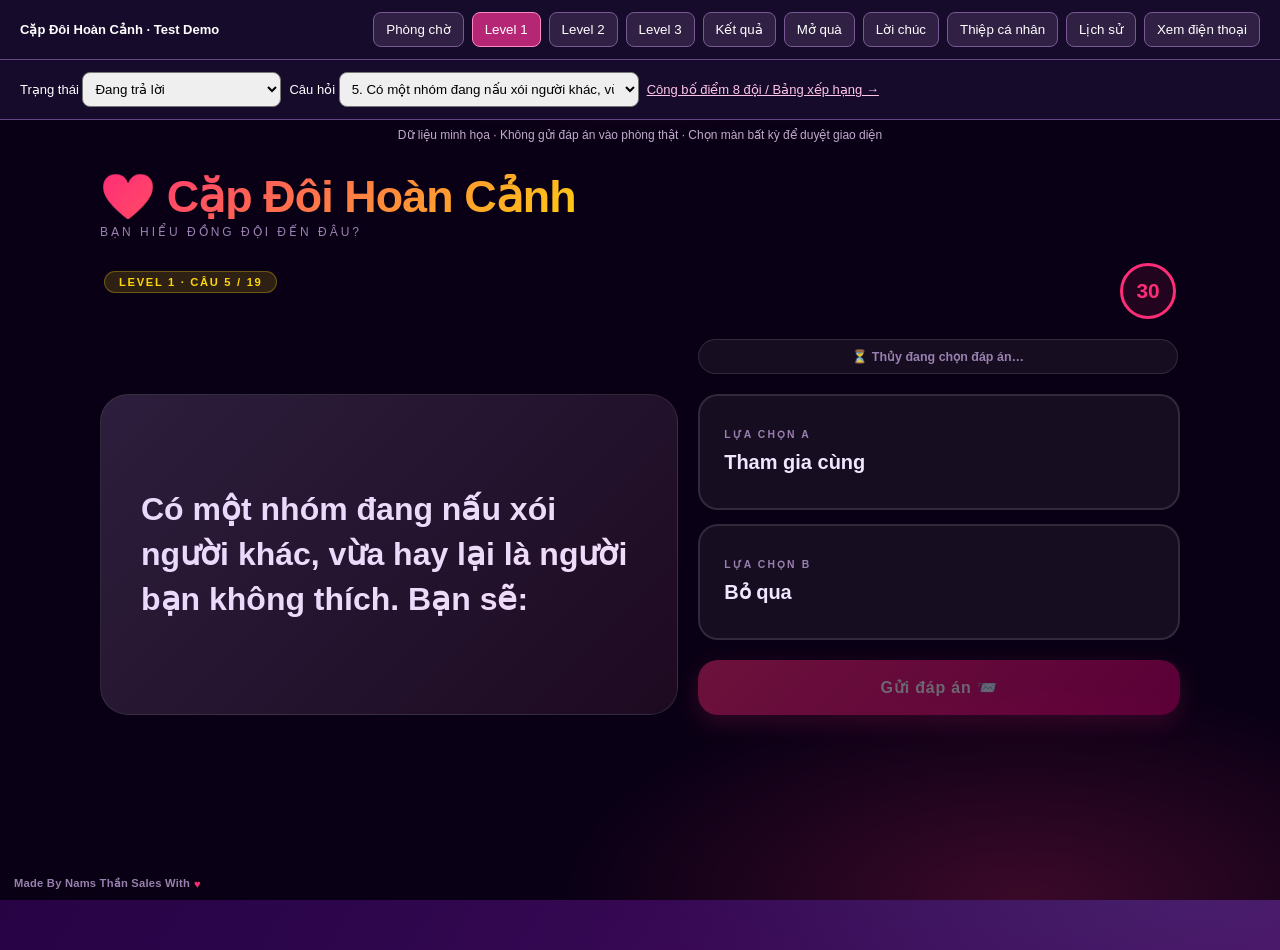
<file: test-demo.html>
<!DOCTYPE html>
<html lang="vi">
<head>
<meta charset="UTF-8">
<meta name="viewport" content="width=device-width, initial-scale=1.0, user-scalable=no">
<title>Cặp Đôi Hoàn Cảnh ❤️ — Game Show</title>
<link rel="preconnect" href="https://fonts.googleapis.com">
<link rel="preconnect" href="https://fonts.gstatic.com" crossorigin>
<link href="https://fonts.googleapis.com/css2?family=Dancing+Script:wght@400;500;600;700&display=swap" rel="stylesheet">
<style>
  :root {
    --bg:       #0a0015;
    --card:     rgba(255,255,255,0.06);
    --border:   rgba(255,255,255,0.12);
    --pink:     #ff2d78;
    --cyan:     #00f5d4;
    --gold:     #ffd60a;
    --purple:   #9b5de5;
    --text:     #f0e6ff;
    --muted:    #9980b0;
    --radius:   20px;
    --radius-lg:28px;
  }
  *, *::before, *::after { box-sizing:border-box; margin:0; padding:0; }
  html, body {
    height: 100%;
    background: var(--bg);
    color: var(--text);
    font-family: -apple-system, BlinkMacSystemFont, 'Segoe UI', sans-serif;
    overflow-x: hidden;
  }
  body {
    background-image:
      radial-gradient(ellipse 80% 50% at 50% -20%, rgba(155,93,229,0.35) 0%, transparent 70%),
      radial-gradient(ellipse 60% 40% at 80% 100%, rgba(255,45,120,0.2) 0%, transparent 60%);
    min-height: 100vh;
  }
  /* ── ANIMATED GRADIENT BACKGROUND (game-show glow, subtle & smooth) ── */
  .gradient-bg {
    position: fixed; inset: -10%; z-index: -1; pointer-events: none;
    background: linear-gradient(
      120deg,
      #1a0030 0%,
      #2a0845 18%,
      #4a0e5c 35%,
      #1f0a4a 52%,
      #3a0a3a 70%,
      #150535 88%,
      #1a0030 100%
    );
    background-size: 280% 280%;
    animation: gradientFlow 22s ease-in-out infinite;
    filter: saturate(1.15);
  }
  @keyframes gradientFlow {
    0%   { background-position: 0% 30%; }
    25%  { background-position: 60% 70%; }
    50%  { background-position: 100% 30%; }
    75%  { background-position: 40% 0%; }
    100% { background-position: 0% 30%; }
  }
  .gradient-bg::after {
    content: '';
    position: absolute; inset: 0;
    background:
      radial-gradient(ellipse 60% 45% at 20% 15%, rgba(255,45,120,0.16) 0%, transparent 65%),
      radial-gradient(ellipse 55% 45% at 85% 85%, rgba(0,245,212,0.10) 0%, transparent 65%);
    mix-blend-mode: screen;
  }
  @media (prefers-reduced-motion: reduce) {
    .gradient-bg { animation: none; }
  }
  /* ── FOOTER CREDIT ── */
  .made-by-footer {
    position: fixed; left: 14px; bottom: 10px; z-index: 5;
    font-size: 0.7rem; font-weight: 600; color: var(--muted);
    letter-spacing: 0.02em; pointer-events: none;
    display: flex; align-items: center; gap: 4px;
    text-shadow: 0 1px 4px rgba(0,0,0,0.4);
  }
  .made-by-footer span {
    color: var(--pink); display: inline-block;
    animation: footerHeartBeat 1.3s ease-in-out infinite;
  }
  @keyframes footerHeartBeat {
    0%,100% { transform: scale(1); }
    50%     { transform: scale(1.25); }
  }
  /* ── SCROLLING STARS BG ── */
  .stars {
    position: fixed; inset: 0; pointer-events: none; z-index: 0; overflow: hidden;
  }
  .star {
    position: absolute; border-radius: 50%;
    background: white; opacity: 0;
    animation: twinkle var(--d, 4s) var(--delay, 0s) infinite;
  }
  @keyframes twinkle {
    0%,100% { opacity:0; transform:scale(0.5); }
    50% { opacity: var(--op, 0.6); transform:scale(1); }
  }
  /* ── LAYOUT ── */
  #app {
    position: relative; z-index: 1;
    min-height: 100vh;
    display: flex; flex-direction: column; align-items: center;
    padding: 0 16px 40px;
  }
  /* ── HEADER ── */
  .game-header {
    width: 100%; max-width: 480px; position:relative;
    text-align: center;
    padding: 32px 0 20px;
  }
  .logo-text {
    font-size: 2.8rem; font-weight: 900;
    letter-spacing: -0.02em;
    background: linear-gradient(135deg, var(--pink), var(--gold), var(--cyan));
    -webkit-background-clip: text; -webkit-text-fill-color: transparent;
    background-clip: text;
    line-height: 1;
  }
  .logo-sub {
    font-size: 0.75rem; letter-spacing: 0.25em; color: var(--muted);
    text-transform: uppercase; margin-top: 6px;
  }
  .sound-toggle { position:absolute; right:16px; top:25px; padding:8px 10px; border-radius:99px; border:1px solid var(--border); background:rgba(255,255,255,.07); color:var(--text); font-size:.72rem; font-weight:800; cursor:pointer; }
  /* ── CARD BASE (giả kính bằng gradient + viền, không dùng backdrop-filter để nhẹ GPU) ── */
  .card {
    background: linear-gradient(135deg, rgba(255,255,255,0.09), rgba(255,255,255,0.03));
    border: 1px solid var(--border);
    border-radius: var(--radius-lg);
    padding: 28px 24px;
    width: 100%; max-width: 480px;
  }
  /* ── SCREEN MANAGEMENT ── */
  .screen { display: none; flex-direction: column; align-items: center; width: 100%; max-width: 480px; gap: 16px; }
  .screen.active { display: flex; animation: screenIn 0.4s cubic-bezier(0.34,1.56,0.64,1); }
  /* Màn reveal chỉ còn phần đáp án: đặt trọng tâm vào giữa màn hình để dễ đọc trên điện thoại. */
  #screen-result.active { flex:1; min-height:calc(100vh - 132px); justify-content:center; }
  #screen-result .result-card { min-height:300px; display:flex; align-items:center; justify-content:center; }
  @keyframes screenIn {
    from { opacity:0; transform:translateY(24px) scale(0.97); }
    to   { opacity:1; transform:translateY(0) scale(1); }
  }
  /* ── INPUTS ── */
  .field-label {
    font-size: 0.7rem; font-weight: 700; letter-spacing: 0.18em;
    text-transform: uppercase; color: var(--muted); margin-bottom: 8px;
  }
  .field-input {
    width: 100%; padding: 16px 20px;
    background: rgba(255,255,255,0.07);
    border: 1.5px solid var(--border);
    border-radius: var(--radius);
    color: var(--text); font-size: 1.1rem; font-weight: 600;
    outline: none; transition: border-color 0.2s, box-shadow 0.2s;
    -webkit-appearance: none;
  }
  .field-input:focus {
    border-color: var(--cyan);
    box-shadow: 0 0 0 3px rgba(0,245,212,0.15);
  }
  .field-input::placeholder { color: var(--muted); font-weight: 400; }
  /* ── ROOM CODE INPUT ── */
  .room-input {
    letter-spacing: 0.3em; text-align: center; font-size: 1.5rem;
    text-transform: uppercase;
  }
  /* ── BUTTONS ── */
  .btn {
    width: 100%; padding: 18px;
    border: none; border-radius: var(--radius);
    font-size: 1rem; font-weight: 800;
    cursor: pointer; transition: all 0.18s;
    letter-spacing: 0.05em;
    -webkit-tap-highlight-color: transparent;
  }
  .btn:disabled { opacity: 0.4; cursor: not-allowed; }
  .btn:active { transform: scale(0.96); }
  .btn-primary {
    background: linear-gradient(135deg, var(--pink), #d4006d);
    color: white;
    box-shadow: 0 8px 24px rgba(255,45,120,0.4);
  }
  .btn-primary:hover { filter: brightness(1.1); box-shadow: 0 10px 30px rgba(255,45,120,0.55); }
  .btn-ghost {
    background: var(--card);
    border: 1.5px solid var(--border);
    color: var(--text);
  }
  .btn-ghost:hover { border-color: var(--purple); }
  /* ── ANSWER BUTTONS ── */
  .answer-grid {
    display: grid; grid-template-columns: 1fr 1fr;
    gap: 12px; width: 100%;
  }
  .answer-grid.single-col { grid-template-columns: 1fr; }
  .btn-answer {
    padding: 22px 16px;
    border: 2px solid var(--border);
    border-radius: var(--radius);
    background: rgba(255,255,255,0.05);
    color: var(--text);
    font-size: 0.95rem; font-weight: 700;
    cursor: pointer; transition: all 0.2s;
    text-align: center; line-height: 1.4;
    -webkit-tap-highlight-color: transparent;
    position: relative; overflow: hidden;
  }
  .btn-answer .option-label {
    display: block; font-size: 0.65rem; letter-spacing: 0.2em;
    color: var(--muted); margin-bottom: 6px; text-transform: uppercase;
  }
  .btn-answer:not(:disabled):hover, .btn-answer:not(:disabled):active {
    border-color: var(--pink); background: rgba(255,45,120,0.15);
    transform: scale(1.02);
    box-shadow: 0 6px 20px rgba(255,45,120,0.3);
  }
  .btn-answer.selected-a {
    border-color: var(--cyan); background: rgba(0,245,212,0.15);
    box-shadow: 0 0 24px rgba(0,245,212,0.3);
  }
  .btn-answer.selected-b {
    border-color: var(--pink); background: rgba(255,45,120,0.15);
    box-shadow: 0 0 24px rgba(255,45,120,0.3);
  }
  .btn-answer:disabled { opacity: 0.5; cursor: not-allowed; transform: none; }
  /* ── QUESTION DISPLAY ── */
  .question-card {
    text-align: center; padding: 32px 24px;
    position: relative; overflow: hidden;
  }
  .question-card::before {
    content: '';
    position: absolute; inset: 0;
    background: linear-gradient(135deg, rgba(155,93,229,0.1), rgba(255,45,120,0.05));
    pointer-events: none;
  }
  .q-round-badge {
    display: inline-flex; align-items: center; gap: 6px;
    background: rgba(255,214,10,0.15); border: 1px solid rgba(255,214,10,0.3);
    border-radius: 99px; padding: 4px 14px;
    font-size: 0.7rem; font-weight: 800; color: var(--gold);
    letter-spacing: 0.15em; text-transform: uppercase;
    margin-bottom: 18px;
  }
  .q-special-badge {
    display: inline-flex; align-items: center; gap: 6px;
    background: rgba(255,45,120,0.2); border: 1px solid rgba(255,45,120,0.4);
    border-radius: 99px; padding: 4px 14px;
    font-size: 0.7rem; font-weight: 800; color: var(--pink);
    letter-spacing: 0.12em;
    margin-bottom: 10px;
  }
  .q-text {
    font-size: 1.35rem; font-weight: 800; line-height: 1.45;
    color: var(--text);
  }
  .q-text.animate-in {
    animation: questionIn 0.5s cubic-bezier(0.34,1.4,0.64,1);
  }
  @keyframes questionIn {
    from { opacity:0; transform:scale(0.9) translateY(10px); }
    to   { opacity:1; transform:scale(1) translateY(0); }
  }
  /* ── WAITING STATE ── */
  .waiting-pulse {
    display: flex; flex-direction: column; align-items: center; gap: 16px;
    padding: 20px 0;
  }
  .pulse-ring {
    width: 64px; height: 64px; border-radius: 50%;
    border: 3px solid var(--purple);
    animation: pulseRing 1.5s ease-in-out infinite;
    overflow:hidden; display:grid; place-items:center;
  }
  .pulse-ring .avatar-thumb { width:100%; height:100%; border:0; object-fit:cover; }
  @keyframes pulseRing {
    0%,100% { transform:scale(1); opacity:1; box-shadow:0 0 0 0 rgba(155,93,229,0.4); }
    50%      { transform:scale(1.08); opacity:0.8; box-shadow:0 0 0 16px rgba(155,93,229,0); }
  }
  .waiting-text { color: var(--muted); font-size: 0.9rem; font-weight: 600; }
  /* ── AVATAR ── */
  .avatar-thumb {
    border-radius: 50%; object-fit: cover; flex-shrink: 0;
    border: 2px solid rgba(255,255,255,0.25);
  }
  .my-avatar-row {
    display: flex; align-items: center; justify-content: center; gap: 10px;
    margin-top: 14px; padding-top: 14px; border-top: 1px solid var(--border);
  }
  .my-avatar-row span { font-size: 0.85rem; font-weight: 700; color: var(--muted); }
  .my-avatar-row b { color: var(--text); }
  /* ── STATUS CHOSEN ── */
  .status-chosen {
    text-align: center; padding: 24px;
  }
  .chosen-emoji { font-size: 2.5rem; margin-bottom: 8px; display: block; }
  .chosen-label {
    font-size: 0.7rem; letter-spacing: 0.2em; color: var(--muted);
    text-transform: uppercase; margin-bottom: 4px;
  }
  .chosen-answer {
    font-size: 1.3rem; font-weight: 900; color: var(--cyan);
  }
  .chosen-sub { font-size: 0.85rem; color: var(--muted); margin-top: 6px; }
  /* ── RESULT CARD ── */
  .result-card {
    text-align: center; padding: 28px 24px;
  }
  .result-reveal-intro { display:none; text-align:center; padding:20px 12px; color:var(--cyan); font-size:0.78rem; font-weight:900; letter-spacing:0.16em; animation:resultRevealPulse 0.7s ease-in-out infinite alternate; }
  .result-reveal-intro.show { display:block; }
  @keyframes resultRevealPulse { to { text-shadow:0 0 20px rgba(0,245,212,0.8); transform:scale(1.03); } }
  .result-details { display:block; }
  .result-details.hidden { display:none; }
  .result-match {
    font-size: 2rem; margin-bottom: 6px;
  }
  .result-title {
    font-size: 1.3rem; font-weight: 900; margin-bottom: 12px;
  }
  .result-title.win  { color: var(--gold); }
  .result-title.lose { color: var(--muted); }
  .result-answers {
    display: flex; gap: 12px; justify-content: center;
    margin: 16px 0;
  }
  .result-ans-box {
    flex: 1; max-width: 140px;
    background: rgba(255,255,255,0.06);
    border: 1px solid var(--border);
    border-radius: 14px; padding: 12px;
  }
  .result-ans-box .rab-label {
    font-size: 0.65rem; letter-spacing: 0.15em; color: var(--muted);
    text-transform: uppercase; margin-bottom: 4px;
  }
  .result-ans-box .rab-val {
    font-size: 1rem; font-weight: 800; color: var(--text);
  }
  .result-points {
    display: inline-block;
    background: linear-gradient(135deg, rgba(255,214,10,0.2), rgba(255,214,10,0.05));
    border: 1px solid rgba(255,214,10,0.35);
    border-radius: 99px; padding: 6px 20px;
    font-size: 0.9rem; font-weight: 800; color: var(--gold);
  }
  .result-wait { font-size: 0.8rem; color: var(--muted); margin-top: 12px; }
  /* ── FLOATING SCORE (transform + opacity, will-change ép GPU compositing cho mượt) ── */
  .float-score {
    position: fixed; pointer-events: none; z-index: 9999;
    font-size: 2rem; font-weight: 900; color: var(--gold);
    text-shadow: 0 0 24px rgba(255,214,10,0.8);
    animation: floatUp 1.2s ease forwards;
    will-change: transform, opacity;
  }
  @keyframes floatUp {
    from { opacity:1; transform:translateY(0) scale(1); }
    to   { opacity:0; transform:translateY(-100px) scale(1.4); }
  }
  /* ── COUNTDOWN OVERLAY ── */
  #countdown-overlay {
    display: none; position: fixed; inset: 0; z-index: 8000;
    background: rgba(10,0,21,0.92);
    align-items: center; justify-content: center; flex-direction: column;
  }
  #countdown-overlay.show { display: flex; }
  .countdown-num {
    font-size: 8rem; font-weight: 900; line-height: 1;
    background: linear-gradient(135deg, var(--cyan), var(--purple));
    -webkit-background-clip: text; -webkit-text-fill-color: transparent;
    background-clip: text;
    animation: countPop 0.6s cubic-bezier(0.34,1.6,0.64,1);
  }
  @keyframes countPop {
    from { transform: scale(2.5); opacity:0; }
    to   { transform: scale(1);   opacity:1; }
  }
  .countdown-label { font-size: 0.8rem; letter-spacing: 0.3em; color: var(--muted); margin-top: 12px; text-transform: uppercase; }
  /* ── LEVEL TRANSITION ── */
  #player-level-transition { display:none; position:fixed; inset:0; z-index:8100; align-items:center; justify-content:center; padding:20px; background:radial-gradient(circle at 50% 22%,#5b1c78 0%,#210536 42%,#0a0015 76%); text-align:center; }
  #player-level-transition.show { display:flex; animation:playerLevelIn .45s cubic-bezier(.2,1.35,.4,1); }
  .player-level-card { width:min(100%,440px); padding:34px 24px; border-radius:28px; border:1px solid rgba(255,214,10,.75); background:linear-gradient(145deg,#6e164e,#321160); box-shadow:0 0 50px rgba(155,93,229,.5); }
  .player-level-kicker { color:var(--gold); font-size:.72rem; font-weight:950; letter-spacing:.2em; }.player-level-title { margin:10px 0 14px; font-size:2rem; font-weight:950; }.player-level-rule { line-height:1.5; color:var(--text); font-size:1rem; }.player-level-score { display:inline-block; margin:18px 0 12px; padding:9px 14px; border-radius:99px; color:var(--cyan); background:rgba(0,245,212,.12); border:1px solid rgba(0,245,212,.4); font-size:.9rem; font-weight:950; }.player-level-wait { color:var(--muted); font-size:.76rem; font-weight:800; } @keyframes playerLevelIn { from{opacity:0;transform:scale(.9)}to{opacity:1;transform:scale(1)} }
  /* Sau chung kết: điện thoại nhường spotlight cho màn hình lớn trước khi host mở quà. */
  #final-wait-screen { display:none; position:fixed; inset:0; z-index:9001; align-items:center; justify-content:center; padding:28px; text-align:center; background:radial-gradient(circle at 50% 22%,#5b1c78 0%,#210536 42%,#0a0015 76%); }
  #final-wait-screen.show { display:flex; animation:screenIn .45s ease both; }
  .final-wait-card { width:min(100%,420px); padding:36px 26px; border:1px solid rgba(255,214,10,.7); border-radius:28px; background:linear-gradient(145deg,#6e164e,#321160); box-shadow:0 0 50px rgba(155,93,229,.5); }
  .final-wait-icon { display:block; font-size:4rem; margin-bottom:14px; animation:crownBounce 1.7s ease-in-out infinite; }.final-wait-title { font-size:1.8rem; font-weight:950; line-height:1.22; }.final-wait-copy { margin:14px 0 0; color:var(--text); font-size:1rem; font-weight:700; line-height:1.5; }.final-wait-note { margin-top:18px; color:var(--cyan); font-size:.85rem; font-weight:900; }
  /* ── WINNER SCREEN ── */
  #winner-screen {
    display: none; position: fixed; inset: 0; z-index: 10001;
    background: radial-gradient(ellipse at center, #1a0038 0%, #0a0015 100%);
    flex-direction: column; align-items: center; justify-content: center;
    text-align: center; padding: 40px 24px;
  }
  #winner-screen.show { display: flex; animation: screenIn 0.5s ease; }
  /* Hiệu ứng quà luôn phủ trọn viewport, kể cả khi bài thơ được cuộn dài trên điện thoại. */
  #confetti-canvas { position: fixed; inset: 0; z-index:2; width:100vw; height:100vh; pointer-events: none; }
  .ws-content { position: relative; z-index: 1; }
  .ws-label { font-size: 0.7rem; letter-spacing: 0.3em; color: var(--muted); text-transform: uppercase; margin-bottom: 12px; }
  .ws-crown { font-size: 5rem; animation: crownBounce 1.5s ease-in-out infinite; display: block; margin-bottom: 8px; }
  @keyframes crownBounce { 50% { transform: translateY(-10px) scale(1.1); } }
  .ws-name { font-size: 2.8rem; font-weight: 900; color: var(--gold); line-height: 1.1; margin: 8px 0; text-shadow: 0 0 40px rgba(255,214,10,0.6); }
  .ws-score { font-size: 1.4rem; font-weight: 900; color: var(--cyan); margin-bottom: 6px; }
  .ws-sub { font-size: 0.75rem; letter-spacing: 0.2em; color: var(--purple); text-transform: uppercase; margin-bottom: 28px; }
  .ws-list { display: flex; flex-direction: column; gap: 8px; margin-bottom: 28px; width: 100%; max-width: 360px; }
  .award-list { display:flex; flex-wrap:wrap; justify-content:center; gap:8px; max-width:420px; margin:0 auto 20px; }
  .award-chip { padding:7px 11px; border-radius:99px; border:1px solid rgba(0,245,212,.32); background:rgba(0,245,212,.1); color:var(--text); font-size:.74rem; font-weight:800; }
  .ws-journey { width:100%; max-width:360px; margin:0 auto 16px; padding:10px 12px; border-radius:13px; background:rgba(255,255,255,.07); border:1px solid var(--border); color:var(--muted); font-size:.76rem; font-weight:800; line-height:1.55; }.ws-journey b { color:var(--cyan); }
  .rank-shift { display:inline-block; margin-left:6px; font-size:.72rem; font-weight:900; animation:rankPop .55s cubic-bezier(.34,1.5,.64,1) both; } @keyframes rankPop { from{opacity:0;transform:scale(.3) translateY(8px)} to{opacity:1;transform:scale(1) translateY(0)} } .rank-shift.up{color:var(--cyan)} .rank-shift.down{color:#fca5a5}
  .ws-row {
    display: flex; align-items: center; justify-content: space-between;
    padding: 10px 16px; border-radius: 12px;
    background: rgba(255,255,255,0.05); border: 1px solid var(--border);
  }
  .ws-row.my-team { border-color: var(--gold); background: rgba(255,214,10,0.08); }
  .ws-rank { width: 24px; font-size: 1.1rem; }
  .ws-team-name { flex: 1; text-align: left; padding: 0 10px; font-size: 0.85rem; font-weight: 700; }
  .ws-pts { font-weight: 900; color: var(--gold); }
  /* ── QUÀ 20/10: phần kết thúc riêng của người chơi ── */
  #winner-screen { overflow-y:auto; justify-content:flex-start; padding:clamp(26px,7vh,56px) 20px 42px; background:radial-gradient(ellipse at 50% 12%,rgba(255,45,120,.28),transparent 36%),radial-gradient(ellipse at center,#26024a 0%,#0a0015 76%); }
  .gift-content { width:min(100%,440px); min-height:calc(100vh - 68px); display:flex; flex-direction:column; align-items:center; justify-content:center; position:relative; z-index:1; text-align:center; }
  .gift-kicker { margin-bottom:10px; color:#ffe39c; font-size:.74rem; font-weight:950; letter-spacing:.13em; text-transform:uppercase; }
  .gift-title { max-width:330px; margin:0; color:var(--text); font-size:clamp(1.5rem,7vw,2.1rem); line-height:1.22; font-weight:950; }
  .gift-subtitle { max-width:320px; margin:12px auto 24px; color:var(--muted); font-size:.9rem; line-height:1.45; }
  .gift-box-button { position:relative; width:150px; height:142px; margin:4px 0 18px; border:0; background:transparent; cursor:pointer; -webkit-tap-highlight-color:transparent; filter:drop-shadow(0 12px 18px rgba(255,45,120,.34)); animation:giftFloat 2.2s ease-in-out infinite; }
  .gift-box-button:focus-visible { outline:3px solid var(--cyan); outline-offset:8px; border-radius:20px; }
  .gift-box-button:active { transform:scale(.94); }
  .gift-box-lid { position:absolute; z-index:2; left:4px; top:18px; width:142px; height:34px; border-radius:10px; background:linear-gradient(180deg,#ff6fa4,#d91765); border:2px solid rgba(255,226,239,.7); box-shadow:0 5px 0 rgba(120,0,48,.34); }
  .gift-box-base { position:absolute; left:10px; top:47px; width:130px; height:82px; overflow:hidden; border-radius:8px 8px 16px 16px; background:linear-gradient(135deg,#ed2c78,#a90050); border:2px solid rgba(255,226,239,.68); }
  .gift-box-ribbon-v { position:absolute; z-index:3; left:65px; top:16px; width:21px; height:114px; background:linear-gradient(90deg,#ffe66d,#ffb703,#ffe66d); box-shadow:0 0 12px rgba(255,214,10,.55); }
  .gift-box-ribbon-h { position:absolute; z-index:4; left:5px; top:25px; width:140px; height:17px; background:linear-gradient(180deg,#ffe66d,#ffb703); }
  .gift-bow { position:absolute; z-index:5; left:50%; top:0; width:64px; height:43px; transform:translateX(-50%); }
  .gift-bow::before,.gift-bow::after { content:''; position:absolute; top:7px; width:31px; height:27px; border:8px solid #ffd60a; background:rgba(255,214,10,.2); }
  .gift-bow::before { left:0; border-radius:70% 36% 65% 38%; transform:rotate(18deg); }.gift-bow::after { right:0; border-radius:36% 70% 38% 65%; transform:rotate(-18deg); }
  .gift-bow span { position:absolute; z-index:2; left:25px; top:13px; width:17px; height:17px; border-radius:50%; background:#ffd60a; }
  .gift-open-hint { color:var(--cyan); font-size:.86rem; font-weight:900; animation:giftHintPulse 1.45s ease-in-out infinite; }
  @keyframes giftFloat { 0%,100%{transform:translateY(0) rotate(-1.5deg)} 50%{transform:translateY(-8px) rotate(1.5deg)} }
  @keyframes giftHintPulse { 50%{opacity:.45;transform:scale(.97)} }
  #winner-screen.poem-open { padding:14px 14px 32px; background:radial-gradient(ellipse at 50% 0%,rgba(255,216,228,.72),transparent 42%),#fff9f2; }
  .poem-card { display:none; width:100%; margin:0; padding:clamp(22px,6vw,34px) clamp(16px,6vw,30px); border:1px solid rgba(124,72,91,.2); border-radius:22px; background:radial-gradient(ellipse at 50% 0%,rgba(255,220,230,.42),transparent 34%),linear-gradient(135deg,#fffdf9 0%,#f9f0e5 100%); box-shadow:0 14px 34px rgba(104,56,77,.16),inset 0 0 0 1px rgba(255,255,255,.76); animation:poemReveal .6s cubic-bezier(.2,1.35,.4,1) both; }
  .gift-content.open .gift-intro { display:none; }.gift-content.open .poem-card { display:block; }
  .gift-content.open { min-height:auto; justify-content:flex-start; padding-top:0; }
  @keyframes poemReveal { from{opacity:0;transform:translateY(20px) scale(.94)} to{opacity:1;transform:none} }
  .poem-title { color:#21191b; font-family:'Dancing Script','Segoe Script',cursive; font-size:clamp(1.7rem,8vw,2.4rem); font-weight:700; line-height:1.15; }
  .poem-divider { width:92px; height:1px; margin:13px auto 17px; background:#111; opacity:.42; }
  .poem-body { font-family:'Dancing Script','Segoe Script',cursive; color:#21191b; font-size:clamp(.96rem,4.35vw,1.14rem); font-weight:600; line-height:1.62; text-align:center; }
  .poem-body strong { color:#21191b; font-size:1.08em; font-weight:800; -webkit-text-stroke:.22px #21191b; text-shadow:0 0 .35px #21191b; }
  .poem-stanza + .poem-stanza { margin-top:13px; }
  .poem-line { display:block; white-space:nowrap; }.poem-line.indent { transform:translateX(clamp(10px,3vw,18px)); }
  .poem-signature { margin-top:23px; padding-top:16px; border-top:1px solid rgba(33,25,27,.28); color:#21191b; font-family:'Dancing Script','Segoe Script',cursive; font-size:clamp(1.15rem,5.5vw,1.5rem); font-weight:700; }
  .gift-card-action { margin:24px auto 2px; min-height:48px; padding:12px 20px; border:0; border-radius:999px; color:#fff; background:linear-gradient(135deg,#e82b74,#8d195d); box-shadow:0 9px 18px rgba(127,18,70,.28); font:800 .9rem/1.2 Arial,'Segoe UI',sans-serif; cursor:pointer; -webkit-tap-highlight-color:transparent; }
  .gift-card-action:active { transform:scale(.97); }
  .gift-history-action { margin-top:10px; min-height:46px; padding:11px 18px; border:1px solid rgba(124,72,91,.32); border-radius:999px; color:#4a2031; background:rgba(255,255,255,.72); font:800 .86rem/1.2 Arial,'Segoe UI',sans-serif; cursor:pointer; -webkit-tap-highlight-color:transparent; }
  .gift-history-action:active { transform:scale(.97); }
  #personal-card-modal { display:none; position:fixed; inset:0; z-index:10010; overflow:auto; padding:max(20px,env(safe-area-inset-top)) 16px max(24px,env(safe-area-inset-bottom)); background:rgba(13,2,23,.9); }
  #personal-card-modal.show { display:flex; align-items:flex-start; justify-content:center; }
  .personal-card-dialog { width:min(100%,390px); margin:auto; padding:16px; border-radius:24px; background:#fff8f0; box-shadow:0 24px 72px rgba(0,0,0,.52); text-align:center; }
  .personal-card-dialog h2 { margin:3px 36px 12px; color:#2b1429; font-size:1.12rem; line-height:1.3; }
  .personal-card-close { float:right; width:34px; height:34px; border:0; border-radius:50%; color:#fff; background:#6c2357; font-size:1.25rem; cursor:pointer; }
  #personal-card-preview { display:block; width:100%; border-radius:14px; box-shadow:0 9px 22px rgba(70,25,52,.22); }
  .personal-card-save { width:100%; margin-top:14px; padding:13px 18px; border:0; border-radius:14px; color:#fff; background:linear-gradient(135deg,#e82b74,#9b1d66); font-weight:900; font-size:.95rem; cursor:pointer; }
  .personal-card-hint { margin:10px 5px 2px; color:#76556d; font-size:.75rem; line-height:1.4; }
  #match-history-modal { display:none; position:fixed; inset:0; z-index:10020; overflow:auto; padding:max(16px,env(safe-area-inset-top)) 14px max(20px,env(safe-area-inset-bottom)); background:rgba(13,2,23,.92); }
  #match-history-modal.show { display:block; }
  .history-dialog { width:min(100%,510px); margin:0 auto; padding:20px 15px 26px; border-radius:24px; color:#281425; background:linear-gradient(145deg,#fffdf9,#f8e9e0); box-shadow:0 24px 72px rgba(0,0,0,.55); }
  .history-head { display:flex; align-items:flex-start; justify-content:space-between; gap:12px; padding:2px 5px 15px; border-bottom:1px solid rgba(98,50,72,.16); }
  .history-title { margin:0; font-size:1.35rem; line-height:1.18; font-weight:950; }.history-subtitle { margin:5px 0 0; color:#7c485f; font-size:.82rem; font-weight:750; }
  .history-close { flex:0 0 auto; width:36px; height:36px; border:0; border-radius:50%; color:#fff; background:#8d195d; font-size:1.55rem; line-height:1; cursor:pointer; }
  .history-list { display:flex; flex-direction:column; gap:12px; margin-top:15px; }
  .history-round { overflow:hidden; border:1px solid rgba(124,72,91,.2); border-radius:18px; background:rgba(255,255,255,.76); box-shadow:0 5px 15px rgba(91,42,58,.08); }
  .history-round-head { display:flex; align-items:center; justify-content:space-between; gap:10px; padding:11px 13px 8px; color:#7d294f; font-size:.72rem; font-weight:950; letter-spacing:.06em; text-transform:uppercase; }
  .history-question { padding:0 13px 11px; font-size:.97rem; font-weight:850; line-height:1.38; }
  .history-answers { display:grid; grid-template-columns:1fr 1fr; gap:8px; padding:11px 13px; border-top:1px solid rgba(124,72,91,.13); background:rgba(255,245,247,.7); }
  .history-answer { min-width:0; padding:9px; border-radius:12px; background:#fff; }.history-answer-name { display:block; overflow:hidden; color:#956278; font-size:.68rem; font-weight:900; text-overflow:ellipsis; white-space:nowrap; }.history-answer-value { display:block; margin-top:4px; color:#331727; font-size:.85rem; font-weight:850; line-height:1.34; overflow-wrap:anywhere; }
  .history-result { display:flex; align-items:center; justify-content:space-between; gap:9px; padding:10px 13px 12px; font-size:.82rem; font-weight:900; }.history-result.match { color:#087a55; }.history-result.miss { color:#9d3455; }.history-points { flex:0 0 auto; padding:5px 9px; border-radius:99px; color:#5b2841; background:#ffe3b4; }.history-empty { padding:28px 15px; color:#765565; text-align:center; font-size:.92rem; font-weight:750; line-height:1.5; }
  /* ── CONFETTI ── */
  /* (drawn via canvas) */
  /* ── TOAST ── */
  #toast-container {
    position: fixed; top: 16px; left: 50%; transform: translateX(-50%);
    z-index: 9999; display: flex; flex-direction: column; align-items: center; gap: 8px;
    pointer-events: none; width: 90%; max-width: 420px;
  }
  .connection-banner { position:fixed; top:12px; left:50%; z-index:10000; transform:translate(-50%,-130%); transition:transform .3s ease; width:min(92vw,420px); padding:10px 14px; border-radius:12px; text-align:center; font-size:.8rem; font-weight:800; background:rgba(30,10,60,.97); border:1px solid var(--border); box-shadow:0 8px 24px rgba(0,0,0,.35); }
  .connection-banner.show { transform:translate(-50%,0); }
  .connection-banner.offline { color:#fca5a5; border-color:rgba(239,68,68,.55); background:rgba(70,8,30,.97); }
  .connection-banner.online { color:var(--cyan); border-color:rgba(0,245,212,.45); }
  #app-loading { display:none; position:fixed; inset:0; z-index:8500; align-items:center; justify-content:center; background:rgba(10,0,21,.86); text-align:center; padding:24px; }
  #app-loading.show { display:flex; }
  .loading-box { display:flex; flex-direction:column; gap:14px; align-items:center; color:var(--text); font-weight:800; }
  .loading-spinner { width:42px; height:42px; border:4px solid rgba(255,255,255,.18); border-top-color:var(--cyan); border-radius:50%; animation:loadingSpin .8s linear infinite; }
  @keyframes loadingSpin { to { transform:rotate(360deg); } }
  .toast {
    background: rgba(30,10,60,0.95);
    border: 1px solid rgba(255,255,255,0.15); border-radius: 14px;
    padding: 12px 20px; font-size: 0.88rem; font-weight: 700;
    color: var(--text); text-align: center;
    box-shadow: 0 8px 28px rgba(0,0,0,0.5);
    animation: toastIn 0.35s cubic-bezier(0.34,1.4,0.64,1);
  }
  .toast.out { animation: toastOut 0.3s ease forwards; }
  @keyframes toastIn  { from{opacity:0;transform:translateY(-16px)}to{opacity:1;transform:translateY(0)} }
  @keyframes toastOut { from{opacity:1}to{opacity:0;transform:translateY(-10px)} }
  /* ── TEAM NAME EDITOR ── */
  .team-name-card {
    display: flex; flex-direction: column; gap: 10px;
  }
  .team-name-display {
    display: flex; align-items: center; justify-content: space-between;
    gap: 10px;
  }
  .team-name-val {
    font-size: 1.05rem; font-weight: 900; color: var(--gold);
    overflow: hidden; text-overflow: ellipsis; white-space: nowrap;
  }
  .btn-edit-name {
    flex-shrink: 0;
    background: rgba(255,255,255,0.08); border: 1px solid var(--border);
    color: var(--text); border-radius: 10px; padding: 7px 12px;
    font-size: 0.78rem; font-weight: 700; cursor: pointer;
    -webkit-tap-highlight-color: transparent; transition: border-color 0.2s;
  }
  .btn-edit-name:hover { border-color: var(--cyan); }
  .team-name-edit-row { display: none; gap: 8px; }
  .team-name-edit-row.show { display: flex; }
  .team-name-edit-row input {
    flex: 1; padding: 12px 14px;
    background: rgba(255,255,255,0.07); border: 1.5px solid var(--border);
    border-radius: 12px; color: var(--text); font-size: 0.95rem; font-weight: 700;
    outline: none;
  }
  .team-name-edit-row input:focus { border-color: var(--cyan); }
  .btn-save-name {
    flex-shrink: 0; background: linear-gradient(135deg, var(--cyan), #00c4aa);
    color: #0a0015; border: none; border-radius: 12px; padding: 0 16px;
    font-size: 0.85rem; font-weight: 800; cursor: pointer;
    -webkit-tap-highlight-color: transparent;
  }
  /* ── HOW-TO-PLAY GUIDE CARD (giả kính bằng gradient, không blur để nhẹ GPU) ── */
  .howto-card {
    width: 100%; max-width: 480px;
    background: linear-gradient(160deg, rgba(255,255,255,0.10), rgba(255,255,255,0.025));
    border: 1px solid rgba(255,255,255,0.16);
    border-radius: var(--radius-lg);
    padding: 20px 18px 18px;
    box-shadow: 0 8px 32px rgba(0,0,0,0.25), inset 0 1px 0 rgba(255,255,255,0.08);
  }
  .howto-title {
    text-align: center; font-size: 1.15rem; font-weight: 900;
    letter-spacing: 0.02em; margin-bottom: 14px;
    background: linear-gradient(135deg, var(--gold), var(--pink), var(--cyan));
    -webkit-background-clip: text; -webkit-text-fill-color: transparent;
    background-clip: text;
    background-size: 200% auto;
    animation: howtoShine 4s linear infinite;
    text-shadow: 0 0 18px rgba(255,214,10,0.25);
  }
  @keyframes howtoShine {
    0% { background-position: 0% center; }
    100% { background-position: 200% center; }
  }
  .howto-tabs {
    display: grid; grid-template-columns: 1fr 1fr 1fr;
    gap: 6px; margin-bottom: 14px;
  }
  .howto-tab-btn {
    padding: 9px 4px; border-radius: 10px;
    background: rgba(255,255,255,0.06); border: 1px solid var(--border);
    color: var(--muted); font-size: 0.72rem; font-weight: 800;
    cursor: pointer; text-align: center; transition: all 0.2s;
    -webkit-tap-highlight-color: transparent; line-height: 1.3;
  }
  .howto-tab-btn.active {
    color: var(--text); border-color: var(--purple);
    background: rgba(155,93,229,0.18);
    box-shadow: 0 0 16px rgba(155,93,229,0.25);
  }
  .howto-scroll {
    max-height: 270px; overflow-y: auto; -webkit-overflow-scrolling: touch;
    padding-right: 4px; scrollbar-width: thin;
  }
  .howto-panel { display: none; flex-direction: column; gap: 12px; }
  .howto-panel.active { display: flex; animation: screenIn 0.3s ease; }
  .howto-rule-box {
    background: rgba(255,255,255,0.04); border: 1px solid var(--border);
    border-radius: 14px; padding: 12px 14px;
    font-size: 0.82rem; line-height: 1.55; color: var(--text);
  }
  .howto-rule-box b { color: var(--gold); }
  .howto-pts { font-weight: 800; }
  .howto-pts.good { color: var(--cyan); }
  .howto-pts.great { color: var(--gold); }
  .howto-pts.zero { color: var(--muted); }
  .howto-demo-label {
    font-size: 0.68rem; letter-spacing: 0.15em; color: var(--muted);
    text-transform: uppercase; font-weight: 800; margin-top: 2px;
  }
  .howto-demo-q {
    font-size: 0.9rem; font-weight: 700; color: var(--text); margin-bottom: 4px;
  }
  .howto-demo-grid {
    display: grid; grid-template-columns: 1fr 1fr; gap: 8px;
  }
  .howto-demo-btn {
    padding: 13px 10px; border-radius: 12px;
    border: 1.5px solid var(--border);
    background: rgba(255,255,255,0.05); color: var(--text);
    font-size: 0.82rem; font-weight: 700; cursor: pointer;
    transition: all 0.18s; -webkit-tap-highlight-color: transparent;
  }
  .howto-demo-btn:hover { border-color: var(--pink); background: rgba(255,45,120,0.12); transform: scale(1.02); }
  .howto-demo-btn.picked { border-color: var(--cyan); background: rgba(0,245,212,0.15); }
  .howto-demo-input-row { display: flex; gap: 8px; }
  .howto-demo-input-row input {
    flex: 1; padding: 12px 14px;
    background: rgba(255,255,255,0.07); border: 1.5px solid var(--border);
    border-radius: 12px; color: var(--text); font-size: 0.88rem; font-weight: 600;
    outline: none;
  }
  .howto-demo-input-row input:focus { border-color: var(--cyan); }
  .howto-demo-send {
    flex-shrink: 0; background: linear-gradient(135deg, var(--pink), #d4006d);
    color: white; border: none; border-radius: 12px; padding: 0 16px;
    font-size: 0.85rem; font-weight: 800; cursor: pointer;
    -webkit-tap-highlight-color: transparent;
  }
  #howto-card-wrap { display: flex; justify-content: center; width: 100%; }
  .quick-rules-card { width:100%; max-width:480px; padding:18px; border-radius:var(--radius-lg); background:linear-gradient(135deg,rgba(155,93,229,.16),rgba(255,45,120,.07)); border:1px solid rgba(155,93,229,.35); }
  .quick-rules-title { font-size:.72rem; font-weight:900; letter-spacing:.16em; color:var(--gold); text-transform:uppercase; margin-bottom:12px; text-align:center; }
  .quick-rules-row { display:flex; align-items:center; gap:10px; padding:8px 0; font-size:.84rem; color:var(--muted); }
  .quick-rules-row + .quick-rules-row { border-top:1px solid rgba(255,255,255,.08); }
  .quick-rules-row span { width:23px; height:23px; flex:0 0 23px; display:flex; align-items:center; justify-content:center; border-radius:50%; background:rgba(0,245,212,.15); color:var(--cyan); font-size:.72rem; font-weight:900; }
  .quick-rules-row p { margin:0; }
  .quick-rules-row b { color:var(--text); }
  /* ── PARTNER TAG ── */
  .partner-tag {
    display: flex; align-items: center; gap: 10px;
    padding: 10px 16px;
    background: rgba(155,93,229,0.12); border: 1px solid rgba(155,93,229,0.3);
    border-radius: 12px;
  }
  .partner-avatar { font-size: 1.4rem; }
  .partner-info { text-align: left; }
  .partner-lbl { font-size: 0.62rem; letter-spacing: 0.15em; color: var(--muted); text-transform: uppercase; }
  .partner-name { font-size: 0.95rem; font-weight: 800; color: var(--purple); }
  /* ── ROOM JOIN SCREEN ── */
  .join-hero { padding: 10px 0 4px; text-align: center; }
  .join-heart { font-size: 3rem; animation: heartbeat 1.4s ease-in-out infinite; display: block; }
  @keyframes heartbeat {
    0%,100%{transform:scale(1)} 14%{transform:scale(1.3)} 28%{transform:scale(1)} 42%{transform:scale(1.15)} 56%{transform:scale(1)}
  }
  .join-tagline { font-size: 0.75rem; letter-spacing: 0.18em; color: var(--muted); text-transform: uppercase; margin-top: 6px; }
  /* ── MISC ── */
  .divider { height: 1px; background: var(--border); margin: 4px 0; }
  .text-center { text-align: center; }
  .text-muted { color: var(--muted); font-size: 0.82rem; }
  /* ── TIMER ── */
  .timer-wrap { display: flex; align-items: center; justify-content: center; gap: 8px; }
  .timer-circle {
    width: 56px; height: 56px; border-radius: 50%;
    border: 3px solid var(--pink);
    display: flex; align-items: center; justify-content: center;
    font-size: 1.3rem; font-weight: 900; color: var(--pink);
    background: rgba(255,45,120,0.1);
    transition: color 0.3s, border-color 0.3s;
  }
  .timer-circle.urgent { border-color: var(--gold); color: var(--gold); animation: urgentPulse 0.5s ease-in-out infinite; }
  .timer-circle.warning { border-color:#ff9f1c; color:#ffcf55; animation:warningPulse 1s ease-in-out infinite; }.timer-circle.critical { border-color:#ff3d71; color:#fff; background:rgba(255,45,120,.28); transform:scale(1.08); } @keyframes warningPulse { 50% { box-shadow:0 0 18px rgba(255,159,28,.45); } }
  @keyframes urgentPulse { 50% { box-shadow: 0 0 20px rgba(255,214,10,0.6); } }
  /* ── PARTNER ANSWER STATUS ── */
  .partner-status-pill {
    width: 100%; max-width: 480px; text-align: center;
    padding: 9px 14px; border-radius: 99px;
    font-size: 0.78rem; font-weight: 700;
    background: rgba(255,255,255,0.05); border: 1px solid var(--border);
    color: var(--muted);
    transition: background 0.25s, border-color 0.25s, color 0.25s;
  }
  .partner-status-pill.answered {
    background: rgba(0,245,212,0.12); border-color: rgba(0,245,212,0.4); color: var(--cyan);
  }
  .who-choice-hint { font-size:.8rem; color:var(--muted); line-height:1.45; text-align:center; }
  .who-choice-grid { display:grid; grid-template-columns:1fr 1fr; gap:10px; }
  .btn-who-choice { min-height:74px; padding:12px; border:1.5px solid var(--border); border-radius:16px; background:rgba(255,255,255,.05); color:var(--text); font-weight:800; cursor:pointer; transition:all .18s; }
  .btn-who-choice .who-role { display:block; color:var(--muted); text-transform:uppercase; letter-spacing:.13em; font-size:.62rem; margin-bottom:5px; }
  .btn-who-choice.selected { border-color:var(--cyan); background:rgba(0,245,212,.14); box-shadow:0 0 20px rgba(0,245,212,.22); }
  /* ── MOBILE: màn chơi ưu tiên timer, câu hỏi và đáp án ──
     Header/âm thanh là thông tin phụ trên điện thoại; màn lớn vẫn giữ đầy đủ. */
  @media (max-width: 700px) {
    .game-header { display:none; }
    #app { padding:10px 14px 34px; }
    #screen-question { gap:12px; }
    #screen-question > div:first-child { padding:0 2px!important; }
    .q-round-badge { margin-bottom:0; padding:5px 13px; font-size:.68rem; }
    .question-card { padding:22px 18px; }
    .q-text { font-size:clamp(1.2rem,5.8vw,1.6rem); line-height:1.38; }
    .answer-grid { gap:10px; }
    .btn-answer { min-height:116px; padding:16px 10px; font-size:clamp(.92rem,4.4vw,1.08rem); }
    .btn-answer .option-label { margin-bottom:5px; }
    #btn-submit-choice { padding:16px; }
    .partner-status-pill { padding:8px 12px; }
  }
  /* RESPONSIVE */
  @media (max-width: 360px) {
    .logo-text { font-size: 2.2rem; }
    .q-text { font-size: 1.15rem; }
    .btn-answer { padding: 18px 12px; font-size: 0.88rem; }
  }
</style>

<link rel="stylesheet" href="team-tags.css">
<link rel="stylesheet" href="game-presentation.css">
<style>
.preview-toolbar{position:sticky;top:0;z-index:99999;background:#160b2b;padding:12px 20px;display:flex;gap:8px;align-items:center;flex-wrap:wrap;border-bottom:1px solid #654586;font:13px Arial;color:#fff}
.preview-toolbar strong{margin-right:auto}.preview-toolbar button{background:#302044;color:white;border:1px solid #785994;border-radius:8px;padding:9px 12px;cursor:pointer}.preview-toolbar button.active{background:#b52775;border-color:#ff89c4}
.preview-note{text-align:center;color:#c1aacc;font-size:12px;padding:8px}body{overflow-x:hidden}
body.phone #app{width:390px;max-width:100%;margin:auto;padding:12px 14px 30px;border:1px solid #604376;border-radius:24px}body.phone .game-header{display:none}
@media(min-width:850px){
body:not(.phone) #app{padding:0 40px 32px;max-width:1200px;margin:auto;min-height:calc(100vh - 100px)}
body:not(.phone) .game-header{max-width:1080px;text-align:left;padding:24px 0}.game-header .sound-toggle{right:0}
body:not(.phone) .screen{max-width:1080px}
body:not(.phone) #screen-lobby.active{display:grid;grid-template-columns:340px minmax(0,1fr);gap:18px;align-items:start}
body:not(.phone) #screen-lobby>.card{max-width:none;grid-column:1}
body:not(.phone) #howto-card-wrap{grid-column:2;grid-row:1 / span 3;width:100%;align-self:stretch}
body:not(.phone) .howto-card{height:100%;padding:28px;max-height:none}body:not(.phone) .howto-scroll{max-height:none}
body:not(.phone) #screen-question.active{display:grid;grid-template-columns:minmax(0,1.2fr) minmax(320px,1fr);gap:20px;align-items:stretch}
body:not(.phone) #screen-question>div:first-child{grid-column:1/-1;max-width:none!important}
body:not(.phone) #partner-status-pill{grid-column:2;grid-row:2;justify-self:stretch;text-align:center}
body:not(.phone) #special-badge-wrap{grid-column:1;grid-row:2;max-width:none!important}
body:not(.phone) .question-card{grid-column:1;grid-row:3 / span 2;max-width:none;min-height:300px;display:flex;align-items:center;padding:40px}
body:not(.phone) .q-text{font-size:clamp(24px,2.5vw,34px);line-height:1.4;text-align:left}
body:not(.phone) #answer-grid,body:not(.phone) #who-answer-wrap,body:not(.phone) #answer-text-wrap,body:not(.phone) #status-chosen{grid-column:2;grid-row:3;max-width:none;width:100%;align-self:stretch}
body:not(.phone) #answer-grid{grid-template-columns:1fr;gap:14px}body:not(.phone) .btn-answer{min-height:116px;font-size:20px;text-align:left;padding:24px}
body:not(.phone) #btn-submit-choice{grid-column:2;grid-row:4;width:100%;max-width:none;align-self:end}
body:not(.phone) .btn-who-choice{min-height:150px;font-size:22px}
body:not(.phone) #screen-result.active{min-height:450px}body:not(.phone) .result-card{max-width:900px;min-height:380px;padding:40px}body:not(.phone) .result-details{width:100%}body:not(.phone) .result-answers{gap:24px}body:not(.phone) .result-ans-box{max-width:320px;padding:24px}body:not(.phone) .rab-val{font-size:24px}
}
</style></head>
<body><nav class="preview-toolbar"><strong>Cặp Đôi Hoàn Cảnh · Test Demo</strong><button data-view="lobby">Phòng chờ</button><button data-view="choice">Level 1</button><button data-view="who">Level 2</button><button data-view="text">Level 3</button><button data-view="result">Kết quả</button><button id="preview-phone">Xem điện thoại</button></nav><p class="preview-note">Dữ liệu minh họa · Không gửi đáp án vào phòng thật · Chọn màn bất kỳ để duyệt giao diện</p>
<!-- Animated gradient background -->
<div class="gradient-bg"></div>
<!-- Stars bg -->
<div class="stars" id="stars"></div>
<!-- Footer credit -->
<div class="made-by-footer">Made By Nams Thần Sales With <span>♥</span></div>
<!-- Toast -->
<div id="toast-container"></div>
<div class="connection-banner" id="connection-banner" role="status" aria-live="polite"></div>
<div id="app-loading" role="status" aria-live="polite"><div class="loading-box"><div class="loading-spinner"></div><div id="app-loading-text">Đang kết nối...</div></div></div>
<!-- Countdown overlay -->
<div id="countdown-overlay">
  <span class="countdown-num" id="count-num">3</span>
  <span class="countdown-label" id="count-label">Chuẩn bị!</span>
</div>
<div id="player-level-transition" aria-live="assertive"><section class="player-level-card"><div class="player-level-kicker" id="player-level-kicker">LEVEL UP</div><div class="player-level-title" id="player-level-title">—</div><p class="player-level-rule" id="player-level-rule"></p><div class="player-level-score" id="player-level-score"></div><p class="player-level-wait">chờ BTC mở câu tiếp theo</p></section></div>
<section id="final-wait-screen" aria-live="assertive"><div class="final-wait-card"><span class="final-wait-icon">🏆</span><h1 class="final-wait-title">Mời ce hướng lên màn hình lớn</h1><p class="final-wait-copy">Mình <del>cầm băng đóng</del>... cùng nhau đóng băng khoảnh khắc vinh danh nhé .....!</p><p class="final-wait-note">🎁 Một món quà nhỏ sẽ được mở sau phần vinh danh. Đừng vội tắt trình duyệt ;-x</p></div></section>
<!-- Winner Screen -->
<div id="winner-screen">
  <canvas id="confetti-canvas"></canvas>
  <div class="gift-content" id="gift-content">
    <div class="gift-intro">
      <div class="gift-kicker">20 · 10 · 2026</div>
      <h1 class="gift-title">🎁 Một món quà 20/10 dành cho bạn</h1>
      <p class="gift-subtitle">Cam on vi da den</p>
      <button class="gift-box-button" id="btn-open-gift" type="button" aria-label="Mở món quà 20 tháng 10">
        <span class="gift-bow"><span></span></span><span class="gift-box-lid"></span><span class="gift-box-base"></span><span class="gift-box-ribbon-v"></span><span class="gift-box-ribbon-h"></span>
      </button>
      <p class="gift-open-hint">Chạm để mở quà ✨</p>
    </div>
    <article class="poem-card" aria-live="polite">
      <h2 class="poem-title">🌸 Chúc mừng 20.10.26</h2>
      <div class="poem-divider"></div>
      <div class="poem-body">
        <p class="poem-stanza"><span class="poem-line indent">Chúc em <strong>Nhung</strong> gấm lụa là,</span><span class="poem-line">Tiền vào như <strong>Thủy</strong> sông Đà cuộn xoay.</span><span class="poem-line indent">Một đời bình <strong>An</strong> đắm say,</span><span class="poem-line"><strong>Thoan</strong> thả hạnh phúc, đong đầy yêu thương.</span></p>
        <p class="poem-stanza"><span class="poem-line indent">Chúc em như hè có <strong>Phượng</strong>,</span><span class="poem-line"><strong>Ánh</strong> dương khoe sắc, ngát hương nắng vàng.</span><span class="poem-line indent">Vượt qua muôn dặm trường <strong>Giang</strong>,</span><span class="poem-line">Bến bờ <strong>Hạnh</strong> phúc, giàu sang đợi chờ.</span></p>
        <p class="poem-stanza"><span class="poem-line indent">Chúc em diễm <strong>Lệ</strong> chẳng mờ,</span><span class="poem-line"><strong>Mai</strong> vàng đón lộc, <strong>Anh</strong> thơ đón nàng.</span><span class="poem-line indent">Thông minh <strong>Linh</strong> mẫn trăm ngàn,</span><span class="poem-line">Thỏa bao ước nguyện, vẹn toàn <strong>Hằng</strong> mong.</span></p>
        <p class="poem-stanza"><span class="poem-line indent">Chúc em như <strong>Hoa</strong> thắm hồng,</span><span class="poem-line">Dung nhan <strong>Trang</strong> nhã, mặn nồng thanh tao.</span><span class="poem-line indent">Như <strong>Trúc</strong> xanh vươn đến trời cao,</span><span class="poem-line"><strong>Liên</strong> miên tài lộc, dạt dào chẳng vơi.</span></p>
        <p class="poem-stanza"><span class="poem-line indent">Hai mươi tháng Mười đẹp tươi,</span><span class="poem-line">Chúc cho phái đẹp nụ cười nở hoa.</span><span class="poem-line indent">Trẻ trung, hạnh phúc, kiêu sa,</span><span class="poem-line">Tiền tài, may mắn, nhà nhà ấm êm!</span></p>
      </div>
      <p class="poem-signature">From Nams Thần Sales With Lốp</p>
      <button class="gift-card-action" id="btn-create-personal-card" type="button">💌 Xem thiệp của bạn</button>
      <button class="gift-history-action" id="btn-open-match-history" type="button">📖 Xem lại ván đấu của đội</button>
    </article>
  </div>
</div>
<div id="personal-card-modal" role="dialog" aria-modal="true" aria-label="Thiệp 20/10 cá nhân">
  <section class="personal-card-dialog">
    <button class="personal-card-close" id="btn-close-personal-card" type="button" aria-label="Đóng thiệp">×</button>
    <img id="personal-card-preview" alt="Thiệp 20/10 cá nhân">
    <button class="personal-card-save" id="btn-save-personal-card" type="button">📥 Lưu thiệp về máy</button>
    <p class="personal-card-hint">Trên iPhone, bạn có thể chọn Chia sẻ → Lưu hình ảnh.</p>
  </section>
</div>
<div id="match-history-modal" role="dialog" aria-modal="true" aria-label="Lịch sử ván đấu">
  <section class="history-dialog">
    <div class="history-head">
      <div><h2 class="history-title">📖 Lịch sử Cặp Đôi Hoàn Cảnh</h2><p class="history-subtitle" id="history-team-label">Đáp án của đội bạn</p></div>
      <button class="history-close" id="btn-close-match-history" type="button" aria-label="Đóng lịch sử">×</button>
    </div>
    <div class="history-list" id="match-history-list"></div>
  </section>
</div>
<!-- MAIN APP -->
<div id="app">
  <!-- HEADER -->
  <div class="game-header">
    <div class="logo-text">❤️ Cặp Đôi Hoàn Cảnh</div>
    <div class="logo-sub">Bạn hiểu đồng đội đến đâu?</div>
  </div>
  <!-- ── SCREEN: JOIN ── -->
  <div class="screen active" id="screen-join">
    <div class="card">
      <div class="join-hero">
        <span class="join-heart">🫵</span>
        <div class="join-tagline">Nhập thông tin để vào phòng</div>
      </div>
    </div>
    <div class="card" style="display:flex;flex-direction:column;gap:16px;">
      <div>
        <div class="field-label">Tên của bạn</div>
        <input type="hidden" id="inp-name"><div class="join-name-tags" role="group" aria-label="Chọn tên của bạn"><button type="button" class="join-name-tag" data-name="Nhung" aria-pressed="false">Nhung</button><button type="button" class="join-name-tag" data-name="Thủy" aria-pressed="false">Thủy</button><button type="button" class="join-name-tag" data-name="An" aria-pressed="false">An</button><button type="button" class="join-name-tag" data-name="Thoan" aria-pressed="false">Thoan</button><button type="button" class="join-name-tag" data-name="Phượng" aria-pressed="false">Phượng</button><button type="button" class="join-name-tag" data-name="Ánh" aria-pressed="false">Ánh</button><button type="button" class="join-name-tag" data-name="Giang" aria-pressed="false">Giang</button><button type="button" class="join-name-tag" data-name="Hạnh" aria-pressed="false">Hạnh</button><button type="button" class="join-name-tag" data-name="Lệ" aria-pressed="false">Lệ</button><button type="button" class="join-name-tag" data-name="Mai Anh" aria-pressed="false">Mai Anh</button><button type="button" class="join-name-tag" data-name="Linh" aria-pressed="false">Linh</button><button type="button" class="join-name-tag" data-name="Hằng" aria-pressed="false">Hằng</button><button type="button" class="join-name-tag" data-name="Hoa" aria-pressed="false">Hoa</button><button type="button" class="join-name-tag" data-name="Trang" aria-pressed="false">Trang</button><button type="button" class="join-name-tag" data-name="Trúc" aria-pressed="false">Trúc</button><button type="button" class="join-name-tag" data-name="Liên" aria-pressed="false">Liên</button></div><p id="join-name-confirm" aria-live="polite">Chọn tên của bạn rồi xác nhận vào phòng.</p>
      </div>
      <div>
        <div class="field-label">Mã phòng</div>
        <input class="field-input room-input" id="inp-room" placeholder="XXXXX" maxlength="5" autocomplete="off" autocapitalize="characters">
      </div>
      <button class="btn btn-primary" id="btn-join">Vào phòng 🚀</button>
    </div>
  </div>
  <!-- ── SCREEN: LOBBY ── -->
  <div class="screen" id="screen-lobby">
    <div class="card text-center">
      <div class="waiting-pulse">
        <div class="pulse-ring"><img id="lobby-avatar-img" class="avatar-thumb" src="" alt="Ảnh đại diện của bạn"></div>
        <div>
          <div style="font-weight:800;font-size:1.1rem;margin-bottom:4px;">Đã vào phòng!</div>
          <div class="waiting-text">Chờ BTC bắt đầu game...</div>
        </div>
      </div>
      <div class="my-avatar-row" id="my-avatar-row" style="display:none;">
        <span>Chào <b id="my-avatar-name">—</b> đã tới kiếp nạn thứ 82</span>
      </div>
    </div>
    <div id="matchmaking-card" class="card matchmaking-card"><div class="matchmaking-orbit">🔎</div><strong>BTC đang tìm người phù hợp cho bạn</strong>Hãy cầu nguyện đi, đồng đội của bạn sắp xuất hiện rồi! Trong lúc chờ đợi, bạn có thể nghía luật chơi nhé.</div>
    <div id="partner-display" class="card" style="display:none;">
      <div class="field-label" style="margin-bottom:12px;">Đồng đội của bạn</div>
      <div class="partner-tag">
        <img id="partner-avatar-img" class="avatar-thumb" style="width:38px;height:38px;display:none;" src="" alt="avatar">
        <span class="partner-avatar" id="partner-avatar-fallback">💞</span>
        <div class="partner-info">
          <div class="partner-lbl">Partner</div>
          <div class="partner-name" id="partner-name-text">Chưa ghép cặp</div>
        </div>
      </div>
    </div>
    <!-- TEAM NAME EDITOR -->
    <div id="team-name-card" class="card team-name-card" style="display:none;">
      <div class="field-label" style="margin-bottom:2px;">Tên đội của bạn</div>
      <div class="team-name-display" id="team-name-display-row">
        <div class="team-name-val" id="team-name-val">Đội 1</div>
        <button class="btn-edit-name" id="btn-edit-team-name">✏️ Đổi tên</button>
      </div>
      <div class="team-name-edit-row" id="team-name-edit-row">
        <input id="inp-team-name" placeholder="VD: Ahihi cố lên" aria-label="Tên đội" aria-describedby="team-name-count" autocomplete="off">
        <button class="btn-save-name" id="btn-save-team-name">Lưu</button>
        <small id="team-name-count" aria-live="polite">0/20 ký tự</small>
      </div>
    </div>
    <!-- HOW TO PLAY / DEMO GUIDE -->
    <div id="howto-card-wrap">
    <div class="howto-card" id="howto-card">
      <div class="howto-title">🎮 HƯỚNG DẪN CHƠI NHANH</div>
      <div class="howto-tabs">
        <button class="howto-tab-btn active" data-tab="1" onclick="switchHowtoTab(1)">Level 1<br>Thấu Hiểu Nông</button>
        <button class="howto-tab-btn" data-tab="2" onclick="switchHowtoTab(2)">Level 2<br>Thấu Hiểu Trung</button>
        <button class="howto-tab-btn" data-tab="3" onclick="switchHowtoTab(3)">Level 3<br>Thấu Hiểu Sâu</button>
      </div>
      <div class="howto-scroll">
        <div class="howto-panel active" id="howto-panel-1">
          <div class="howto-rule-box">
            <b>Luật chơi:</b> <strong class="rule-no">KHÔNG ĐƯỢC</strong> trao đổi với đồng đội, chọn đáp án <b>A hoặc B</b>.<br>
            Nếu <b>CẢ HAI</b> thành viên cùng chọn đáp án giống nhau → <span class="howto-pts good">+1 điểm</span>.<br>
            Chọn khác nhau → <span class="howto-pts zero">0 điểm</span>.
          </div>
          <div>
            <div class="howto-demo-label">Thử ngay</div>
            <div class="howto-demo-q">Nếu mẹ và người yêu cùng rơi xuống nước, bạn sẽ cứu?</div>
            <div class="howto-demo-grid">
              <button class="howto-demo-btn" id="demo-l1-a" onclick="demoPickL1('a')">👩 Cứu Mẹ</button>
              <button class="howto-demo-btn" id="demo-l1-b" onclick="demoPickL1('b')">💑 Cứu Người Yêu</button>
            </div>
          </div>
        </div>
        <div class="howto-panel" id="howto-panel-2">
          <div class="howto-rule-box">
            <b>Luật chơi:</b> <strong class="rule-no">KHÔNG ĐƯỢC</strong> trao đổi với đồng đội, chọn <b>bạn hoặc đồng đội</b> cho câu hỏi BTC đưa ra.<br>
            Nếu <b>CẢ HAI</b> thành viên cùng chọn đáp án giống nhau → <span class="howto-pts good">+1 điểm</span>.<br>
            Chọn khác nhau → <span class="howto-pts zero">0 điểm</span>.
          </div>
          <div>
            <div class="howto-demo-label">Thử ngay</div>
            <div class="howto-demo-q">Ai là người hay dỗi hơn?</div>
            <div class="howto-demo-grid">
              <button class="howto-demo-btn" id="demo-l2-self" onclick="demoPickL2('self')">🙋 Bạn</button>
              <button class="howto-demo-btn" id="demo-l2-partner" onclick="demoPickL2('partner')">💞 Đồng đội</button>
            </div>
          </div>
        </div>
        <div class="howto-panel" id="howto-panel-3">
          <div class="howto-rule-box">
            <b>Luật chơi:</b> Hai người <strong class="rule-yes">ĐƯỢC</strong> trao đổi và chọn một đáp án chung cho đội.<br>
            
            Trùng đội khác → <span class="howto-pts good">+1 điểm</span>.<br>
            Không trùng với đội khác → <span class="howto-pts great">+3 điểm</span>. b-)<br>
            Không chốt trước khi hết giờ → <span class="howto-pts zero">0 điểm</span>.
          </div><div class="howto-demo-q">💬 Đoán xem cả phòng chọn gì để tránh chọn đáp án trùng! Bật mí là bạn có thể tương tác và lừa đội khác để ghi điểm cao.</div>
          <div>
            <div class="howto-demo-label">Thử ngay</div>
            <div class="howto-demo-q">Món ăn mà bạn sẽ giới thiệu khi khách đến thăm:</div>
            <div class="howto-demo-grid" aria-label="Chọn món ăn thử" onclick="const chosen=event.target.closest('button');if(!chosen)return;this.querySelectorAll('button').forEach(b=>{b.classList.toggle('picked',b===chosen);b.setAttribute('aria-pressed',String(b===chosen));});">
              <button type="button" class="howto-demo-btn" aria-pressed="false">Bún đậu mắm tôm</button>
              <button type="button" class="howto-demo-btn" aria-pressed="false">Cơm tấm</button>
              <button type="button" class="howto-demo-btn" aria-pressed="false">Bún riêu cua</button>
              <button type="button" class="howto-demo-btn" aria-pressed="false">Bún chả</button>
              <button type="button" class="howto-demo-btn" aria-pressed="false">Cơm APS</button>
              <button type="button" class="howto-demo-btn" aria-pressed="false">Bánh mỳ</button>
            </div>

          </div>
        </div>
      </div>
    </div>
    </div>
    <!-- /HOW TO PLAY -->
  </div>
  <!-- ── SCREEN: QUESTION ── -->
  <div class="screen" id="screen-question">
    <div style="width:100%;max-width:480px;display:flex;justify-content:space-between;align-items:center;padding:0 4px;">
      <div id="round-badge" class="q-round-badge">Câu 1 / 19</div>
      <div class="timer-wrap"><div class="timer-circle" id="timer-circle">—</div></div>
    </div>
    <div class="partner-status-pill" id="partner-status-pill">
      <span id="partner-status-text">⏳ Đồng đội chưa trả lời...</span>
    </div>
    <div id="special-badge-wrap" style="display:none;width:100%;max-width:480px;">
      <div class="q-special-badge" id="special-badge-text">🌟 Câu ăn điểm đặc biệt · +3 điểm</div>
    </div>
    <div class="card question-card">
      <div class="q-text" id="q-text">...</div>
    </div>
    <div class="answer-grid" id="answer-grid">
      <button class="btn-answer" id="btn-a" onclick="selectChoice('A')">
        <span class="option-label">Lựa chọn A</span>
        <span id="opt-a-text">—</span>
      </button>
      <button class="btn-answer" id="btn-b" onclick="selectChoice('B')">
        <span class="option-label">Lựa chọn B</span>
        <span id="opt-b-text">—</span>
      </button>
    </div>
    <button class="btn btn-primary" id="btn-submit-choice" disabled>Gửi đáp án 📨</button>
    <div class="card" id="who-answer-wrap" style="display:none;flex-direction:column;gap:12px;">
      <p class="who-choice-hint">Chọn bí mật người bạn nghĩ phù hợp nhất. Cùng chọn một người là <b>+1 điểm</b>.</p>
      <div class="who-choice-grid">
        <button class="btn-who-choice" id="btn-who-self" type="button"><span class="who-role">Bạn</span><span id="who-self-name">—</span></button>
        <button class="btn-who-choice" id="btn-who-partner" type="button"><span class="who-role">Đồng đội</span><span id="who-partner-name">—</span></button>
      </div>
      <button class="btn btn-primary" id="btn-submit-who" disabled>Chốt lựa chọn </button>
    </div>
    <div class="card" id="answer-text-wrap" style="display:none;flex-direction:column;gap:12px;">
      <input class="field-input" id="inp-free-answer" placeholder="Nhập đáp án của bạn..." maxlength="60" autocomplete="off">
      <button class="btn btn-primary" id="btn-submit-free">Gửi đáp án 📨</button>
    </div>
    <div id="team-tags-wrap" class="team-tags-wrap"><p class="team-tags-help">Trao đổi với đồng đội rồi chọn một đáp án. Một người chốt cho cả đội; không đổi sau khi chốt.</p><div id="team-tags-grid" class="team-tags-grid"></div><button id="btn-submit-team-tag" class="btn btn-primary" disabled>Chốt đáp án cho cả đội</button></div>
    <div class="card status-chosen" id="status-chosen" style="display:none;">
      <span class="chosen-emoji" id="chosen-emoji">✅</span>
      <div class="chosen-label" id="chosen-label">Bạn đã chọn</div>
      <div class="chosen-answer" id="chosen-display">—</div>
      <div class="chosen-sub" id="chosen-sub">Đang chờ đồng đội trả lời...</div>
    </div>
  </div>
  <!-- ── SCREEN: RESULT ── -->
  <div class="screen" id="screen-result">
    <div class="card result-card" id="result-card">
      <div class="result-reveal-intro" id="result-reveal-intro">🔒 ĐÁP ÁN ĐÃ KHÓA<br>ĐANG MỞ KẾT QUẢ...</div>
      <div class="result-details" id="result-details">
        <div class="result-match" id="result-match">—</div>
        <div class="result-title" id="result-title">—</div>
        <div class="result-answers" id="result-answers"></div>
        <div id="result-points-wrap"></div>
        <p class="result-wait">Chờ BTC chuyển câu tiếp...</p>
      </div>
    </div>
  </div>
</div><!-- /app -->
<!-- Firebase -->








<script src="game-presentation.js"></script><script>
const $=id=>document.getElementById(id);let view='choice';let chosen='Tham gia cùng';
window.switchHowtoTab=n=>{document.querySelectorAll('.howto-panel').forEach(e=>e.classList.remove('active'));$('howto-panel-'+n).classList.add('active');document.querySelectorAll('.howto-tab-btn').forEach(e=>e.classList.toggle('active',e.dataset.tab==n));};
window.selectChoice=c=>{chosen=c==='A'?'Tham gia cùng':'Bỏ qua';['a','b'].forEach(x=>$('btn-'+x).classList.toggle('selected',x===c.toLowerCase()));$('btn-submit-choice').disabled=false;};
function show(v){view=v;if(v==='result'){$('result-title').textContent='Chuẩn luôn. Đúng chị em guột ;p';$('result-match').textContent='💞';$('result-details').classList.add('is-match');$('result-points-wrap').textContent='+1 điểm cho đội';const boxes=document.querySelectorAll('#result-answers .result-ans-box');if(boxes[1])boxes[1].style.display='';if(boxes[0])boxes[0].querySelector('.rab-label').textContent='Nhung';}$('btn-submit-choice').disabled=true;$('btn-submit-who').disabled=true;['btn-a','btn-b','btn-who-self','btn-who-partner'].forEach(id=>$(id).classList.remove('selected'));document.querySelectorAll('.screen').forEach(e=>e.classList.remove('active'));document.querySelectorAll('[data-view]').forEach(e=>e.classList.toggle('active',e.dataset.view===v));$('screen-'+(v==='lobby'?'lobby':v==='result'?'result':'question')).classList.add('active');
$('answer-grid').style.display=v==='choice'?'grid':'none';$('btn-submit-choice').style.display=v==='choice'?'block':'none';$('who-answer-wrap').style.display=v==='who'?'flex':'none';$('answer-text-wrap').style.display=v==='text'?'flex':'none';$('status-chosen').style.display='none';$('special-badge-wrap').style.display=v==='choice'?'none':'block';$('special-badge-text').textContent=v==='who'?'Cùng chọn một người +1 điểm':'✍️ Trùng ý +1 · Trùng và độc nhất +3';$('timer-circle').textContent='30';$('round-badge').textContent=v==='who'?'Level 2 · Câu 9 / 19':v==='text'?'Level 3 · Câu 19 / 19':'Level 1 · Câu 5 / 19';$('q-text').textContent=v==='who'?'Ai là người khen đồng đội xinh nhưng vẫn thấy mình xinh hơn?':v==='text'?'Kể tên một nam phòng sales (tính cả người cũ, chỉ cần ghi tên, không cần ghi anh/chị/em)':'Có một nhóm đang nấu xói người khác, vừa hay lại là người bạn không thích. Bạn sẽ:';
$('opt-a-text').textContent='Tham gia cùng';$('opt-b-text').textContent='Bỏ qua';}
$('lobby-avatar-img').src='assets/avatars/players/nhung.webp';$('my-avatar-row').style.display='flex';$('my-avatar-name').textContent='Nhung';$('matchmaking-card').style.display='none';$('partner-display').style.display='block';$('partner-name-text').textContent='Thủy';$('partner-avatar-img').src='assets/avatars/players/thuy.webp';$('partner-avatar-img').style.display='block';$('partner-avatar-fallback').style.display='none';$('team-name-card').style.display='block';$('team-name-val').textContent='Chị em cùng sóng';$('who-self-name').textContent='Nhung';$('who-partner-name').textContent='Thủy';$('partner-status-text').textContent='⏳ Thủy đang chọn đáp án…';$('result-reveal-intro').style.display='none';$('result-details').classList.remove('hidden');$('result-match').textContent='💞';$('result-title').textContent='Chuẩn luôn. Đúng chị em guột ;p';$('result-details').classList.add('is-match');$('result-answers').innerHTML='<div class="result-ans-box"><div class="rab-label">Nhung</div><div class="rab-val">Tham gia cùng</div></div><div class="result-ans-box"><div class="rab-label">Thủy</div><div class="rab-val">Tham gia cùng</div></div>';$('result-points-wrap').innerHTML='<div class="result-points">+1 điểm cho đội</div>';
document.querySelectorAll('[data-view]').forEach(b=>b.onclick=()=>show(b.dataset.view));$('preview-phone').onclick=()=>{document.body.classList.toggle('phone');$('preview-phone').textContent=document.body.classList.contains('phone')?'Xem máy tính':'Xem điện thoại';};
['btn-who-self','btn-who-partner'].forEach(id=>$(id).onclick=()=>{chosen=id==='btn-who-self'?'Nhung':'Thủy';['btn-who-self','btn-who-partner'].forEach(x=>$(x).classList.toggle('selected',x===id));$('btn-submit-who').disabled=false;});['btn-submit-choice','btn-submit-who','btn-submit-free'].forEach(id=>$(id).onclick=()=>{if(id==='btn-submit-free'&&!$('inp-free-answer').value.trim())return;const answer=id==='btn-submit-free'?$('inp-free-answer').value.trim():chosen;const points=id==='btn-submit-who'?1:id==='btn-submit-free'?3:1;show('result');document.querySelectorAll('.rab-val').forEach(e=>e.textContent=answer);$('result-points-wrap').textContent='+'+points+' điểm cho đội · Kết quả minh họa';});
$('btn-edit-team-name').onclick=()=>{$('inp-team-name').value=$('team-name-val').textContent;$('team-name-edit-row').classList.add('show');GamePresentation.updateTeamNameInput();$('inp-team-name').focus();};$('btn-save-team-name').onclick=()=>{const name=$('inp-team-name').value.trim();if(name&&GamePresentation.teamNameLength(name)<=20){$('team-name-val').textContent=name;$('team-name-edit-row').classList.remove('show');}};document.querySelectorAll('[onclick^="demo"]').forEach(b=>{b.removeAttribute('onclick');b.disabled=true;b.title='Dùng các nút Level phía trên để thử trả lời';});show('choice');

document.querySelectorAll('.join-name-tag').forEach(b=>b.onclick=()=>{document.getElementById('inp-name').value=b.dataset.name;document.querySelectorAll('.join-name-tag').forEach(x=>x.setAttribute('aria-pressed',String(x===b)));document.getElementById('join-name-confirm').textContent='Bạn chọn '+b.dataset.name+'.';});
const previewQuestions = [
  // ── LEVEL 1: Thấu Hiểu Nông (A/B) ──
  { level:1, text:"Khóc trên ô tô hay Cười trên xe máy:", a:"Khóc trên ô tô", b:"Cười trên xe máy", special:false },
  { level:1, text:"Được chọn một, bạn sẽ chọn:", a:"Đẹp nhất phòng", b:"Giàu nhất phòng", special:false },
  { level:1, text:"Đâu là từ đúng theo cách hiểu của bạn:", a:"Menu", b:"Melu", special:false },
  { level:1, text:"Chị R giấu tên: “T kể chuyện này nhưng m đừng kể ai”.", a:"Giữ đúng lời hứa", b:"Kể một người và cũng dặn thế", special:false },
  { level:1, text:"Có một nhóm đang nấu xói người khác, vừa hay lại là người bạn không thích. Bạn sẽ:", a:"Tham gia cùng", b:"Bỏ qua", special:false },
  { level:1, text:"Biết mình sai nhưng đang cãi rất hăng. Bạn sẽ:", a:"Nhận sai", b:"Cãi tiếp", special:false },
  { level:1, text:"Đang hóng chuyện đến đoạn hay thì tới giờ về. Bạn chọn:", a:"Về đúng giờ", b:"Ở lại vì trách nhiệm", special:false },
  { level:1, text:"LỰA CHỌN A là đáp án đúng. Hãy chọn:", a:"LỰA CHỌN B", b:"LỰA CHỌN A", special:false },
  // ── LEVEL 2: Thấu Hiểu Trung (Ai là ai?) ──
  { level:2, text:"Ai là người hát karaoke hay hơn?", type:"who_is" },
  { level:2, text:'Ai là người ~~hám zai~~ có "gu thẩm mỹ cao" hơn?', type:"who_is" },
  { level:2, text:'Ai là "chúa hóng", luôn biết tin nóng hổi trong phòng?', type:"who_is" },
  { level:2, text:"Ai là người miệng nói “kệ/bỏ đi” nhưng tối về nằm nghĩ lại từng câu?", type:"who_is" },
  { level:2, text:'Ai là "chiến thần bảo kê", động vào đồng đội bạn là bạn chan người đó, không ngại giúp người đó tìm bố?', type:"who_is" },
  { level:2, text:"Ai là người khen đồng đội xinh nhưng vẫn thấy mình xinh hơn?", type:"who_is" },
  // ── LEVEL 3: Thấu Hiểu Sâu (Ăn Điểm Cao) ──
  {"level":3,"text":"Bạn được bầu cử để lựa chọn địa điểm đi du lịch của phòng, chi phí không phải lăn tăn (chị Rít không nói thế). Bạn sẽ chọn:","type":"team_tags","tags":["Hà Nội","Đà Nẵng","Ninh Bình","Nha Trang","Phú Quốc","Côn Sơn"]},
  {"level":3,"text":"1 ly nữa thôi là liverphun. Người dưới đây 1 ly nữa cũng phun. Lại còn phun trước mặt các sếp. Dù đau lòng nhưng bạn vẫn đành phải chọn để họ uống thay","type":"team_tags","tags":["Phúc","Tuấn","Nam","Thắng","Long","Đức"]},
  {"level":3,"text":"Ôi không, đơn hàng của bạn đang căng quá! Các anh dưới đây đều xin giãn hạn giao. Bạn chọn “hỗ trợ xin” cho ai?:","type":"team_tags","tags":["Cảnh","Đô","Hồng","Huy","Khoát","Đức Anh"]},
  {"level":3,"text":"Nay liên hoan vui quá, bạn quyết định mời một anh uống ly rượu giao bôi. Người được chọn là anh…:","type":"team_tags","tags":["Xuân Cờ","Kim Dương","Xuân Bách","Văn Hiệu","Đức Thăng","Tú Tài Tử"]},
  {"level":3,"text":"Vòng hồi sinh đã đến! Bạn có một suất đưa một nam đồng nghiệp từng làm phòng Sales trở lại (chị Rít không nói thế). Bạn chọn ai?:","type":"team_tags","tags":["Jack Sơn","Charlie Chính","Quinn Quân","Harry Nam","Năng Khiên"]}
];
// Chỉ dành cho bản xem trước, không kết nối dữ liệu phòng chơi.
(() => {
  const style = document.createElement('style');
  style.textContent = `
    #winner-screen.show { position:relative; inset:auto; min-height:calc(100vh - 100px); z-index:2; }
    #personal-card-modal.show { position:relative; inset:auto; z-index:3; min-height:calc(100vh - 100px); }
    #match-history-modal.show { position:relative; inset:auto; z-index:3; min-height:calc(100vh - 100px); }
    body.phone #match-history-modal { max-width:390px; margin:auto; }
    body.preview-finale #app { display:none; }
    body.phone #winner-screen, body.phone #personal-card-modal { max-width:390px; margin:auto; }
    body.phone .poem-body { font-size:15px; }
    .preview-card-picker { display:block; text-align:left; color:#61294b; font:700 14px Arial; margin:8px 0 16px; }
    .preview-card-picker select { display:block; width:100%; margin-top:8px; padding:10px; border:1px solid #c9a6bb; border-radius:10px; background:white; color:#41223b; }
    #preview-gift-next { margin-top:24px; }
    @media(min-width:850px) {
      body:not(.phone) .gift-content { width:min(100%,1040px); }
      body:not(.phone) .gift-intro { padding:38px 60px; border:1px solid #875077; border-radius:32px; background:rgba(255,255,255,.04); }
      body:not(.phone) .gift-title { max-width:650px; font-size:38px; }
      body:not(.phone) .gift-subtitle { max-width:600px; font-size:18px; }
      body:not(.phone) .poem-card { padding:32px 48px; }
      body:not(.phone) .gift-content.open { width:min(100%,720px); }
      body:not(.phone) .poem-body { display:block; font-size:23px; line-height:1.7; }
      body:not(.phone) .poem-stanza + .poem-stanza { margin-top:24px; }
      body:not(.phone) .history-dialog { width:min(100%,960px); padding:32px; }
      body:not(.phone) .history-question { font-size:18px; }
      body:not(.phone) .history-answer-value { font-size:17px; }
      body:not(.phone) .poem-title { font-size:40px; }
      body:not(.phone) .personal-card-dialog { width:min(100%,850px); display:grid; grid-template-columns:minmax(0,420px) minmax(220px,1fr); gap:16px 28px; padding:28px; align-items:start; }
      body:not(.phone) #personal-card-preview { grid-column:1; grid-row:1 / span 5; max-height:76vh; width:100%; object-fit:contain; box-shadow:none; }
      body:not(.phone) .personal-card-close { grid-column:2; justify-self:end; }
      body:not(.phone) .preview-card-picker,body:not(.phone) .personal-card-save,body:not(.phone) .personal-card-hint { grid-column:2; }
    }
  `;
  document.head.appendChild(style);
  const toolbar = document.querySelector('.preview-toolbar');
  const normalButtons = [...toolbar.querySelectorAll('[data-view]')];
  function clearFinale() {
    document.body.classList.remove('preview-finale');
    $('winner-screen').classList.remove('show','poem-open');
    $('personal-card-modal').classList.remove('show');
    $('match-history-modal').classList.remove('show');
    $('gift-content').classList.remove('open');
    toolbar.querySelectorAll('[data-finale]').forEach(b=>b.classList.remove('active'));
  }
  function finale(mode) {
    clearFinale();
    normalButtons.forEach(b=>b.classList.remove('active'));
    document.body.classList.add('preview-finale');
    toolbar.querySelector('[data-finale="'+mode+'"]').classList.add('active');
    if(mode==='history') {
      $('match-history-modal').classList.add('show');
    } else if(mode==='card') {
      $('personal-card-modal').classList.add('show');
    } else {
      $('winner-screen').classList.add('show');
      if(mode==='poem') {
        $('winner-screen').classList.add('poem-open');
        $('gift-content').classList.add('open');
      }
    }
    window.scrollTo(0,0);
  }
  [['gift','Mở quà'],['poem','Lời chúc'],['card','Thiệp cá nhân'],['history','Lịch sử']].forEach(([mode,label])=>{
    const b=document.createElement('button'); b.dataset.finale=mode;b.textContent=label;
    b.onclick=()=>finale(mode); toolbar.insertBefore(b,$('preview-phone'));
  });
  normalButtons.forEach(b=>b.addEventListener('click',clearFinale));
  const next=document.createElement('button');next.id='preview-gift-next';next.className='gift-card-action';next.textContent='Tiếp tục · Mở quà 20/10 🎁';next.onclick=()=>finale('gift');$('result-details').appendChild(next);
  document.querySelector('.gift-subtitle').textContent='Cam on vi da den';
  $('btn-open-gift').onclick=()=>finale('poem');
  $('btn-create-personal-card').onclick=()=>finale('card');
  $('btn-close-personal-card').onclick=()=>finale('poem');
  $('btn-open-match-history').onclick=()=>finale('history');
  $('btn-close-match-history').onclick=()=>finale('poem');
  const historyButton=document.createElement('button');historyButton.className='gift-history-action';historyButton.textContent='📖 Xem lịch sử minh họa';historyButton.onclick=()=>finale('history');$('result-details').appendChild(historyButton);
  const escapeHtml=value=>String(value).replace(/[&<>"']/g,c=>({'&':'&amp;','<':'&lt;','>':'&gt;','"':'&quot;',"'":'&#39;'}[c]));
  const textPairs=[['Kem','Kem'],['Mèo','Cáo'],['Tên minh họa A','Tên minh họa A'],['Tên minh họa B','Tên minh họa C'],['Tuấn','Tuấn']];
  let total=0;
  $('match-history-list').innerHTML=previewQuestions.map((q,i)=>{
    let first,second,points;
    if(q.level===1){first=q.a;second=i%3===0?q.b:q.a;points=first===second?1:0;}
    else if(q.level===2){first='Nhung';second=i%3===0?'Thủy':'Nhung';points=first===second?1:0;}
    else{first=q.tags[0];second=first;points=i===18?3:1;}
    total+=points;
    return '<article class="history-round"><div class="history-round-head">Level '+q.level+' · Câu '+(i+1)+'/19</div><div class="history-question">'+escapeHtml(q.text)+'</div><div class="history-answers"><div class="history-answer"><span class="history-answer-name">'+(q.level===3?'Đáp án chung của đội':'Nhung')+'</span><span class="history-answer-value">'+escapeHtml(first)+'</span></div><div class="history-answer" style="'+(q.level===3?'display:none':'')+'"><span class="history-answer-name">Thủy</span><span class="history-answer-value">'+escapeHtml(second)+'</span></div></div><div class="history-result '+(points?'match':'miss')+'"><span>'+(points===3?'🌟 Trùng và độc nhất':points?(q.level===3?'Có đội khác cùng chọn':'b-) Ăn ý'):'Chưa trùng ý')+'</span><span class="history-points">+'+points+' điểm</span></div></article>';
  }).join('');
  $('history-team-label').textContent='Chị em cùng sóng · '+total+' điểm · 19 câu · Đáp án giả lập để xem bố cục, không phải lịch sử của lượt bấm thử.';
  const people=[['nhung','Nhung'],['thuy','Thủy'],['an','An'],['thoan','Thoan'],['phuong','Phượng'],['anh','Ánh'],['giang','Giang'],['hanh','Hạnh'],['le','Lệ'],['maianh','Mai Anh'],['linh','Linh'],['hang','Hằng'],['hoa','Hoa'],['trang','Trang'],['truc','Trúc'],['lien','Liên']];
  const label=document.createElement('label');label.className='preview-card-picker';label.textContent='Xem thử thiệp của';
  const select=document.createElement('select');select.id='preview-card-person';
  people.forEach(([key,name])=>{const option=document.createElement('option');option.value=key;option.textContent=name;select.appendChild(option);});label.appendChild(select);
  $('personal-card-preview').after(label);
  const updateCard=()=>{$('personal-card-preview').src='assets/cards/personal/'+select.value+'.png';$('personal-card-preview').alt='Thiệp 20/10 dành cho '+select.selectedOptions[0].textContent;};
  select.onchange=updateCard;updateCard();
  $('btn-save-personal-card').onclick=()=>{const link=document.createElement('a');link.href=$('personal-card-preview').src;link.download='thiep-20-10-'+select.value+'.png';document.body.appendChild(link);link.click();link.remove();};
  document.querySelector('.personal-card-hint').textContent='Thiệp thiết kế sẵn của dự án. Chọn tên để xem đủ 16 thiệp, hoặc lưu ảnh về máy.';
})();

// Offline-only controls. No Firebase initialization, reads or writes.
(() => {
  const toolbar=document.querySelector('.preview-toolbar');
  const extra=document.createElement('div');extra.className='preview-toolbar';extra.style.position='relative';
  extra.innerHTML='<label>Trạng thái <select id="demo-state"><option value="question">Đang trả lời</option><option value="join">Vào phòng</option><option value="unpaired">Phòng chờ · chưa ghép đội</option><option value="waiting">Đã gửi · chờ đồng đội</option><option value="locked">Khóa đáp án</option><option value="match">Ăn ý · +1</option><option value="who">Cùng chọn người · +1</option><option value="unique">Độc nhất · +3</option><option value="miss">Lệch sóng · 0</option><option value="timeout">Hết giờ · thiếu đáp án</option><option value="level2">Chuyển Level 2</option><option value="level3">Chuyển Level 3</option><option value="final">Chờ vinh danh</option></select></label> <label>Câu hỏi <select id="demo-question"></select></label> <a href="test-demo-display.html" style="color:#ffc5e9">Công bố điểm 8 đội / Bảng xếp hạng →</a>';
  toolbar.after(extra);
  const style=document.createElement('style');style.textContent='.preview-toolbar select{max-width:300px;padding:8px;border-radius:8px} #player-level-transition.show,#final-wait-screen.show{position:relative;inset:auto;min-height:65vh;z-index:2}body.phone #player-level-transition,body.phone #final-wait-screen{max-width:390px;margin:auto}';document.head.append(style);
  const reset=()=>{['player-level-transition','final-wait-screen'].forEach(id=>$(id).classList.remove('show'));$('result-reveal-intro').style.display='none';$('result-details').classList.remove('hidden');};
  toolbar.addEventListener('click',event=>{if(event.target.closest('[data-view],[data-finale]'))reset();},true);
  const picker=$('demo-question');previewQuestions.forEach((q,i)=>{const o=document.createElement('option');o.value=i;o.textContent=(i+1)+'. '+q.text;picker.append(o);});
  function demoTags(q) {
    $('answer-text-wrap').style.display='none';$('team-tags-wrap').style.display='flex';
    $('demo-state').querySelector('[value=match]').textContent='Trùng đội khác · +1';
    $('demo-state').querySelector('[value=waiting]').textContent='Đội đã chốt · chờ công bố';
    ['who','miss'].forEach(value=>$('demo-state').querySelector('[value='+value+']').disabled=true);
    $('special-badge-text').textContent='Được trao đổi · Trùng đội khác +1 — Không trùng đội khác +3';
    $('partner-status-text').textContent='Nhung là đại diện chốt đáp án câu này';
    document.querySelector('.team-tags-help').textContent='Bạn là đại diện câu này. Trao đổi với đồng đội rồi chốt nhé!';
    const grid=$('team-tags-grid');grid.replaceChildren();let selected=null;
    const submit=$('btn-submit-team-tag');submit.disabled=true;submit.textContent='Chốt đáp án cho cả đội';
    q.tags.forEach(tag=>{const b=document.createElement('button');b.className='btn-team-tag';b.textContent=tag;b.onclick=()=>{selected=tag;grid.querySelectorAll('button').forEach(x=>x.classList.toggle('selected',x===b));submit.disabled=false;};grid.append(b);});
    submit.onclick=()=>{if(!selected)return;grid.querySelectorAll('button').forEach(b=>b.disabled=true);submit.disabled=true;$('team-tags-wrap').style.display='none';$('status-chosen').style.display='block';$('chosen-label').textContent='Đội đã chốt';$('chosen-display').textContent=selected;$('chosen-sub').textContent='Đang chờ các đội còn lại trả lời....';};
  }
  function question(){
    reset();const selected=picker.value;const q=previewQuestions[Number(selected)];
    toolbar.querySelector('[data-view="'+(q.level===1?'choice':q.level===2?'who':'text')+'"]').click();
    picker.value=selected;
    $('q-text').textContent=q.text;$('round-badge').textContent='Level '+q.level+' · Câu '+(Number(picker.value)+1)+' / 19';
    if(q.level===1){$('opt-a-text').textContent=q.a;$('opt-b-text').textContent=q.b;}
    if(q.level===3)demoTags(q);
    $('demo-state').value='question';
  }
  window.selectChoice=c=>{chosen=c==='A'?$('opt-a-text').textContent:$('opt-b-text').textContent;['a','b'].forEach(x=>$('btn-'+x).classList.toggle('selected',x===c.toLowerCase()));$('btn-submit-choice').disabled=false;};
  picker.value='4';
  picker.onchange=question;
  toolbar.querySelectorAll('[data-view]').forEach(b=>b.addEventListener('click',()=>{
    ['who','miss'].forEach(value=>$('demo-state').querySelector('[value='+value+']').disabled=false);
    $('demo-state').querySelector('[value=match]').textContent='Ăn ý · +1';
    $('demo-state').querySelector('[value=waiting]').textContent='Đã gửi · chờ đồng đội';
    $('matchmaking-card').style.display='none';$('partner-display').style.display='block';$('team-name-card').style.display='block';$('team-tags-wrap').style.display='none';$('partner-status-text').textContent='⏳ Thủy đang chọn đáp án…';
    const defaults={choice:4,who:8,text:14};
    if(defaults[b.dataset.view]!==undefined){picker.value=String(defaults[b.dataset.view]);$('round-badge').textContent='Level '+previewQuestions[Number(picker.value)].level+' · Câu '+(Number(picker.value)+1)+' / 19';}
    $('demo-state').value=b.dataset.view==='result'?'match':'question';
    if(defaults[b.dataset.view]!==undefined)$('q-text').textContent=previewQuestions[Number(picker.value)].text;
    if(b.dataset.view==='text')demoTags(previewQuestions[Number(picker.value)]);
  }));
  $('btn-join').onclick=()=>toolbar.querySelector('[data-view="lobby"]').click();
  $('demo-state').onchange=()=>{
    const mode=$('demo-state').value;question();$('demo-state').value=mode;
    if(mode==='question')return;
    if(mode==='unpaired'){toolbar.querySelector('[data-view="lobby"]').click();$('matchmaking-card').style.display='block';$('partner-display').style.display='none';$('team-name-card').style.display='none';$('demo-state').value=mode;return;}
    if(mode==='join'){document.querySelectorAll('.screen').forEach(e=>e.classList.remove('active'));$('screen-join').classList.add('active');return;}
    if(mode==='waiting'){['answer-grid','btn-submit-choice','who-answer-wrap','answer-text-wrap','team-tags-wrap'].forEach(id=>$(id).style.display='none');$('status-chosen').style.display='block';const q=previewQuestions[Number(picker.value)];$('chosen-display').textContent=q.tags?q.tags[0]:q.a||'Nhung';$('chosen-label').textContent=q.tags?'Đội đã chốt':'Bạn đã chọn';$('chosen-sub').textContent=q.tags?'Đang chờ các đội còn lại trả lời....':'Đang chờ đồng đội trả lời...';return;}
    if(mode==='level2'||mode==='level3'||mode==='final'){
      document.querySelectorAll('.screen').forEach(e=>e.classList.remove('active'));
      if(mode==='final'){$('final-wait-screen').classList.add('show');return;}
      const level=mode==='level2'?2:3;$('player-level-transition').classList.add('show');$('player-level-kicker').textContent='LEVEL '+level;$('player-level-title').textContent=level===2?'NGƯỜI ẤY LÀ AI':'Thấu Hiểu Sâu';$('player-level-rule').textContent=level===2?'KHÔNG ĐƯỢC TRAO ĐỔI.\nCùng chọn 1 người +1 điểm':'2 người cùng trao đổi chốt đáp án\nTrùng đội khác chỉ +1\nKhông trùng đội nào +3';$('player-level-score').textContent='';return;
    }
    show('result');$('result-reveal-intro').style.display=mode==='locked'?'block':'none';$('result-details').classList.toggle('hidden',mode==='locked');
    const points={match:1,who:1,unique:3,miss:0,timeout:0}[mode]||0;

    const answers=mode==='who'?['Nhung','Nhung']:mode==='unique'?['Kem','Kem']:mode==='timeout'?['Tham gia cùng','—']:['Tham gia cùng',points?'Tham gia cùng':'Bỏ qua'];
    document.querySelectorAll('.rab-val').forEach((el,i)=>el.textContent=answers[i]);$('result-points-wrap').innerHTML='<div class="result-points">+'+points+' điểm cho đội</div><p>Dữ liệu minh họa</p>';
    const copy=GamePresentation.resultCopy({match:points>0,isUnique:mode==='unique',a1:answers[0],a2:mode==='timeout'?'':answers[1]});
    $('result-match').textContent=copy.icon;$('result-title').textContent=copy.title;$('result-details').classList.toggle('is-match',points>0 && mode!=='unique');
    const q=previewQuestions[Number(picker.value)];
    const boxes=document.querySelectorAll('#result-answers .result-ans-box');
    boxes[1].style.display=q.tags?'none':'';boxes[0].querySelector('.rab-label').textContent=q.tags?'Đáp án chung của đội':'Nhung';
    if(q.tags){boxes[0].querySelector('.rab-val').textContent=mode==='timeout'?'—':q.tags[0];const pts=mode==='unique'?3:mode==='timeout'?0:1;$('result-points-wrap').textContent='+'+pts+' điểm cho đội · Minh họa';const sharedCopy=GamePresentation.resultCopy({match:pts>0,isUnique:pts===3,a1:pts?q.tags[0]:'',a2:pts?q.tags[0]:''});$('result-title').textContent=sharedCopy.title;$('result-match').textContent=sharedCopy.icon;}
  };
})();
</script></body>
</html>
</file>
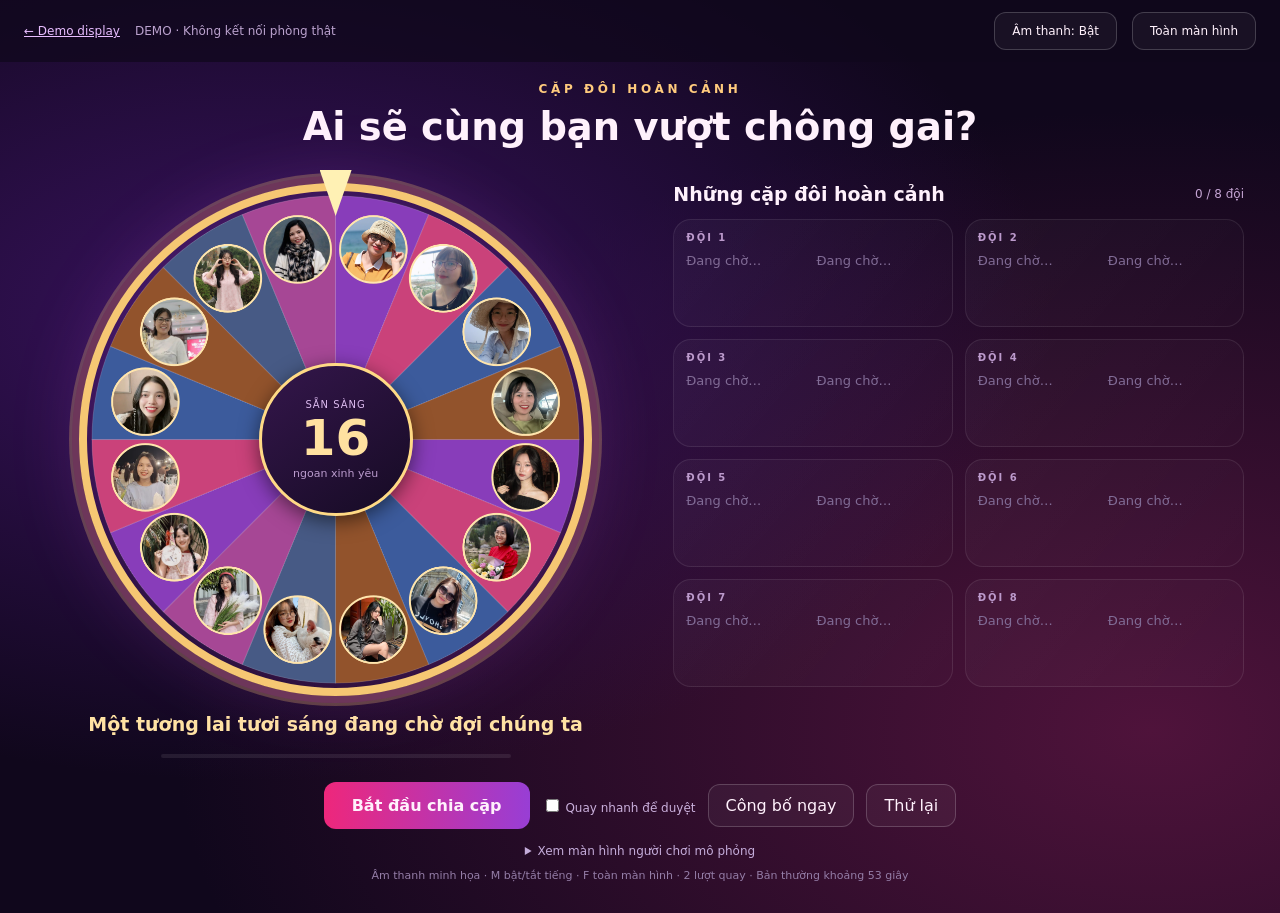
<file: wheel-demo.html>
<!doctype html><html lang="vi"><head><meta charset="utf-8"><meta name="viewport" content="width=device-width,initial-scale=1"><title>Demo · Vòng quay chia cặp</title><link href="wheel-demo.css?v=20261015-center" rel="stylesheet"></head><body>
<nav><a href="test-demo-display.html">← Demo display</a><span>DEMO · Không kết nối phòng thật</span><button id="sound">Âm thanh: Bật</button><button id="full">Toàn màn hình</button></nav>
<header><p>CẶP ĐÔI HOÀN CẢNH</p><h1>Ai sẽ cùng bạn vượt chông gai?</h1><div id="subtitle"></div></header>
<main><section class="wheel-panel"><div class="wheel-stage"><div class="pointer"></div><canvas id="wheel" width="1000" height="1000" aria-label="Vòng quay avatar người chơi"></canvas><div class="hub"><small id="hub-label">SẴN SÀNG</small><strong id="remaining">16</strong><span id="hub-unit">ngoan xinh yêu</span></div></div><div id="announcement" aria-live="polite">Một tương lai tươi sáng đang chờ đợi chúng ta</div><div class="progress"><div id="progress"></div></div></section><section class="teams-panel"><div class="section-heading"><h2>Những cặp đôi hoàn cảnh</h2><span id="count">0 / 8 đội</span></div><div id="teams"></div></section></main>
<footer><div class="controls"><button id="start" class="primary">Bắt đầu chia cặp</button><label><input type="checkbox" id="fast"> Quay nhanh để duyệt</label><button id="skip">Công bố ngay</button><button id="reset">Thử lại</button></div><details><summary>Xem màn hình người chơi mô phỏng</summary><div id="player-preview">BTC đang tìm người phù hợp cho bạn. Hãy cầu nguyện đi, đồng đội của bạn sắp xuất hiện rồi!</div></details><p class="note">Âm thanh minh họa · M bật/tắt tiếng · F toàn màn hình · 2 lượt quay · Bản thường khoảng 53 giây</p></footer><canvas id="confetti"></canvas><script src="avatar-config.js"></script><script src="wheel-demo.js?v=20261015-center"></script></body></html>
</file>
<file: team-tags.css>
.team-tags-wrap{display:none;flex-direction:column;gap:14px;width:100%;max-width:480px}
.team-tags-grid{display:grid;grid-template-columns:repeat(2,minmax(0,1fr));gap:12px}
.btn-team-tag{padding:16px 12px;min-height:68px;border:2px solid #765184;border-radius:16px;background:#291639;color:#fff;font-family:inherit;font-weight:700;font-size:17px;cursor:pointer;overflow-wrap:anywhere}
.btn-team-tag.selected{border-color:#ff80ba;background:#792551;box-shadow:0 0 0 2px #ff80ba55}
.btn-team-tag:disabled{cursor:default;opacity:.65}
.team-tags-help{margin:0;text-align:center;color:#edd3e7;font-size:14px;line-height:1.5}
.display-team-tags{display:flex;flex-wrap:wrap;justify-content:center;gap:12px;margin-top:18px}
.display-team-tags span{padding:12px 20px;background:#3e2058;border:1px solid #a674ba;border-radius:16px;color:white;font-weight:700}
.shared-answer{grid-template-columns:1fr!important}
@media(min-width:850px){body:not(.phone) .team-tags-wrap{grid-column:2;grid-row:3 / span 2;max-width:none;align-self:start}body:not(.phone) .btn-team-tag{min-height:84px;font-size:20px}}
</file>
<file: game-presentation.css>
.zalo-emote{display:inline-block;width:1.4em;height:1.4em;vertical-align:-.28em;background-image:url('assets/emotes/zalo-emoji-md.png');background-size:5100% 4100%;background-repeat:no-repeat;flex-shrink:0}
.rule-no{color:#ff5c73;font-weight:900}.rule-yes{color:#39dc97;font-weight:900}
/* The acknowledgement replaces answer controls, including desktop grid cells. */
#screen-question:has(#status-chosen[style*="display: block"]) :is(#answer-grid,#who-answer-wrap,#answer-text-wrap,#team-tags-wrap,#btn-submit-choice){display:none!important}
#status-chosen{overflow-wrap:anywhere}
.logo-text{overflow-wrap:anywhere}
body:has(#screen-lobby.active) .game-header{display:none}
.matchmaking-card{text-align:center;padding:26px 20px!important;line-height:1.65;color:var(--muted)}
.matchmaking-card strong{display:block;font-size:1.05rem;color:var(--text);margin-bottom:8px}
.matchmaking-orbit{font-size:2rem;margin-bottom:12px;animation:matchmakingPulse 2s ease-in-out infinite}
@keyframes matchmakingPulse{50%{opacity:.5;transform:scale(.94)}}
#player-level-score,#d-level-score,#d-round-leaderboard,#d-leader-spotlight{display:none!important}
.result-details.is-match:not(.hidden){display:flex;flex-direction:column;align-items:center}
.result-details.is-match .result-title{order:-1}
.result-title{line-height:1.4;text-wrap:balance}
.final-wait-copy del{text-decoration-thickness:2px}
.team-name-edit-row.show{flex-wrap:wrap}.team-name-edit-row input{min-width:0;flex:1}.team-name-edit-row .btn-save-name,.btn-edit-name{flex-shrink:0}#team-name-count{flex-basis:100%;text-align:right;color:var(--muted);font-size:.75rem}
.team-name-val,.ws-team-name,.podium-team,.lb-rest-team,.round-compact-team,.rr-team,.team-ready-name{min-width:0;max-width:100%;white-space:normal;overflow-wrap:anywhere;overflow:hidden;display:-webkit-box;-webkit-box-orient:vertical;-webkit-line-clamp:2}

/* Keep question lines aligned and preserve the three transition instructions. */
#q-text,#d-question-text{text-align:left;text-indent:0}
.player-level-rule,.level-transition-rule{white-space:pre-line}

#q-text.question-single-line,#d-question-text.question-single-line{text-align:center}

/* Brief feedback, with no continuous animation on answer controls. */
.btn-answer,.btn-who,.btn-team-tag{touch-action:manipulation;transition:transform .14s ease,border-color .14s ease,background-color .14s ease}
.btn-answer:active:not(:disabled),.btn-team-tag:active:not(:disabled){transform:scale(.98)}
button:focus-visible,select:focus-visible{outline:3px solid var(--cyan,#00f5d4);outline-offset:3px}
@media(prefers-reduced-motion:reduce){*,*::before,*::after{animation-duration:.01ms!important;animation-iteration-count:1!important;transition-duration:.01ms!important;scroll-behavior:auto!important}}

.reveal-row .rr-ans{display:flex;flex-direction:column;align-items:flex-start;gap:4px;text-align:left;min-width:0;overflow-wrap:anywhere}

.join-name-tags{display:grid;grid-template-columns:repeat(4,minmax(0,1fr));gap:8px}.join-name-tag{padding:12px 5px;border:1px solid var(--border);border-radius:14px;background:rgba(255,255,255,.06);color:var(--text);font:inherit;cursor:pointer}.join-name-tag[aria-pressed="true"]{background:#6428a5;border-color:var(--cyan);box-shadow:0 0 0 1px var(--cyan)}#join-name-confirm{font-size:.85rem;color:var(--muted);line-height:1.5;margin-top:12px}
.lobby-pin-box{position:relative;border-left:0!important}.lobby-pin-box::before{content:'';position:absolute;left:-20px;top:0;width:22px;height:100%;background:#9876b7;clip-path:polygon(0 0,3px 0,100% 50%,3px 100%,0 100%,calc(100% - 3px) 50%)}@media(max-width:700px){.lobby-pin-box::before{display:none}}

@media(prefers-reduced-motion:reduce){.final-podium-show .podium-card.is-name-revealed .podium-team{animation:none!important}}

#commentator-text{white-space:pre-line}
</file>
<file: ky-niem.css>
:root{color-scheme:dark;--pink:#ff76b8;--muted:#c5b6d3;--gold:#ffe29b}*{box-sizing:border-box}html{scroll-behavior:smooth;scroll-padding-top:24px}body{margin:0;color:#f8efff;background:radial-gradient(ellipse at top,#4b175a,transparent 55%),#12091e;font-family:system-ui,sans-serif;line-height:1.6}main{width:min(1080px,100%);margin:auto;padding:32px 20px}header{text-align:center;padding:40px 0 30px}h1{font-size:clamp(2.6rem,7vw,5rem);line-height:1.1;margin:18px 0;color:#ffd5e6}h2{font-size:clamp(1.5rem,4vw,2.2rem);line-height:1.25;margin:8px 0 20px}p{color:var(--muted)}.eyebrow{font-size:.75rem;font-weight:800;letter-spacing:.16em;color:var(--gold)}nav{display:flex;gap:12px;justify-content:center;flex-wrap:wrap;margin-top:30px}a{color:var(--pink)}nav a{padding:10px 16px;border:1px solid #795272;border-radius:30px;text-decoration:none}section{margin:24px 0;padding:clamp(20px,4vw,40px);border:1px solid #553b61;border-radius:24px;background:#ffffff06}.people{display:grid;grid-template-columns:repeat(4,1fr);gap:12px}button,select{font:inherit}button{color:inherit;cursor:pointer}.person{display:flex;align-items:center;gap:12px;text-align:left;padding:12px;border:1px solid #65476c;border-radius:16px;background:#35203e}.person[aria-pressed=true]{border-color:var(--gold);background:#58364c}.avatar{display:inline-flex;flex-shrink:0;width:48px;height:48px;overflow:hidden;border-radius:50%}.avatar img{width:100%;height:100%;object-fit:cover}#card-view{text-align:center;margin-top:28px}#personal-card{display:block;width:min(100%,620px);height:auto;margin:20px auto;border-radius:16px}#card-view[hidden]{display:none}.poem{background:#fff7ef;color:#39262e;text-align:center}.poem-title{color:#873c60}.poem-body{font-family:Georgia,serif;font-size:clamp(.95rem,2.6vw,1.25rem)}.poem-body p{color:#39262e}.poem-line{display:block}.poem-stanza{margin:24px 0}.poem-signature{color:#873c60;font-style:italic}.rank{display:grid;grid-template-columns:48px 1fr auto;gap:16px;align-items:center;padding:18px 0;border-bottom:1px solid #ffffff1c}.rank strong{overflow-wrap:anywhere}.rank small{display:block;color:var(--muted)}.rank-num,.score{color:var(--gold);font-size:1.3rem;font-weight:800}select{display:block;width:100%;padding:14px;margin:12px 0 24px;color:#fff;background:#35203e;border:1px solid #795272;border-radius:12px}.round{padding:22px 0;border-bottom:1px solid #ffffff1c}.round h3{font-size:1.1rem;overflow-wrap:anywhere}.round p{margin:6px 0}.round .points{color:var(--gold);font-weight:700}.round .meta{font-size:.8rem;color:var(--pink)}footer{text-align:center;color:var(--muted);font-size:.85rem;padding:35px 0}button:focus-visible,a:focus-visible,select:focus-visible{outline:3px solid var(--gold);outline-offset:3px}@media(max-width:620px){main{padding:16px 12px}.people{grid-template-columns:repeat(2,minmax(0,1fr));gap:8px}.person{padding:9px;gap:8px}.avatar{width:36px;height:36px}.rank{gap:8px;grid-template-columns:32px 1fr auto}section{padding:20px 14px}}@media(prefers-reduced-motion:reduce){html{scroll-behavior:auto}}
/* Match the original poem's Vietnamese handwriting font. */
.poem-title,.poem-body,.poem-signature{font-family:'Dancing Script','Segoe Script',cursive;font-synthesis:none}
.poem-title{font-size:clamp(1.8rem,5vw,2.6rem);font-weight:700}.poem-body{font-size:clamp(1.05rem,3.5vw,1.5rem);font-weight:600;line-height:1.7}.poem-body strong{font-weight:700}.poem-signature{font-size:1.5rem;font-weight:700}.poem-line{white-space:normal}.poem-stanza{margin:24px 0}
#ket-qua{background:linear-gradient(#210b31aa,#170921dd),url('assets/backgrounds/finale-20-10-floral.png') center/cover;text-align:center}#ket-qua>p{color:#f3dbea}.memory-podium{display:grid;grid-template-columns:repeat(3,minmax(0,1fr));gap:18px;align-items:end;padding:24px 0}.memory-podium-card{padding:24px 14px;border:1px solid #c6a5dc;border-radius:24px 24px 8px 8px;background:linear-gradient(150deg,#8844a9,#3e176b);box-shadow:0 10px 0 #2e124d;min-width:0;min-height:310px;display:flex;flex-direction:column;align-items:center;justify-content:center}.memory-podium-card.place-1{min-height:360px;border-color:#ffe07d;background:linear-gradient(150deg,#9e50b0,#51217b)}.podium-rank{align-self:flex-start;color:#ffe8b3;font-size:.85rem;font-weight:800}.podium-faces{display:flex;justify-content:center;margin:16px 0 8px}.podium-faces .avatar{width:clamp(44px,6vw,76px);height:clamp(44px,6vw,76px);border:2px solid #edd3f5}.podium-faces .avatar+.avatar{margin-left:-12px}.podium-medal{font-size:3rem;line-height:1.3}.memory-podium-card h3{margin:10px 0 0;font-size:1.2rem;line-height:1.3;overflow-wrap:anywhere}.podium-players{font-size:.8rem;color:#eddaff;margin:8px 0}.memory-rest{text-align:left;background:#210d39d9;border-radius:16px;padding:0 18px}.memory-rest .rank:last-child{border:0}@media(max-width:620px){.memory-podium{gap:7px}.memory-podium-card{padding:14px 5px;min-height:270px;border-radius:14px 14px 5px 5px}.memory-podium-card.place-1{min-height:300px}.memory-podium-card h3{font-size:.9rem}.podium-rank{font-size:.65rem}.podium-medal{font-size:2.3rem}.podium-players{font-size:.7rem}.memory-podium-card .score{font-size:1rem}.podium-faces .avatar{width:40px;height:40px}.memory-rest{padding:0 10px}}
.stats-bars{display:grid;gap:16px}.stats-option{padding:16px;border:1px solid #8b5bb0;border-radius:16px;background:#9b5de510}.stats-option.unique{border-color:var(--gold);background:#ffe29b0b}.stats-option.empty{border-color:#60566c;background:#ffffff03}.stats-head{display:flex;justify-content:space-between;gap:12px;flex-wrap:wrap}.stats-head strong{overflow-wrap:anywhere}.stats-head span{font-variant-numeric:tabular-nums;color:var(--muted)}.stats-track{height:12px;border-radius:12px;background:#ffffff10;margin:12px 0;overflow:hidden}.stats-fill{height:100%;background:#b782ed;border-radius:12px}.unique .stats-fill{background:var(--gold)}.stats-members{padding-left:20px;margin:8px 0 0;font-size:.9rem;overflow-wrap:anywhere}.stats-members li{margin:5px 0}.stats-result{font-weight:700;font-size:.85rem;color:#dac2f6}.unique .stats-result{color:var(--gold)}.stats-note,.stats-legend{font-size:.9rem}.stats-missing{margin-top:16px;padding:16px;border:1px dashed #a790b8;border-radius:16px}#round-statistics h3{overflow-wrap:anywhere}@media(max-width:620px){.stats-option{padding:12px}.stats-head{gap:3px;flex-direction:column}}
</file>
<file: gift-kittens.css>
/* Display only: gift card above, dancing kittens centered below. */
#screen-gift-reveal.active,#demo-stage #screen-gift-reveal.active{display:flex;flex-direction:column;align-items:center;justify-content:center;gap:12px;flex:none;min-height:0}
#screen-gift-reveal .display-gift-card{flex:none;width:min(100%,850px);padding:clamp(24px,4vh,44px) clamp(24px,5vw,58px)}
#screen-gift-reveal .display-gift-icon{font-size:clamp(3rem,8vh,5rem)}
#screen-gift-reveal .display-gift-title{font-size:clamp(2rem,4vw,3rem)}
.gift-kittens{flex:none;width:min(640px,70vh,94vw);height:min(544px,59.5vh,79.9vw);position:relative;overflow:hidden;align-self:center}
.gift-kittens canvas{display:block;position:absolute;width:100%;height:auto;top:50%;left:0;transform:translateY(-50%);pointer-events:none}
@media(max-height:800px){#screen-gift-reveal .display-gift-card{padding:16px 24px}#screen-gift-reveal .display-gift-icon{font-size:2rem}#screen-gift-reveal .display-gift-title{font-size:2rem;margin:8px 0}#screen-gift-reveal .display-gift-copy{font-size:1rem}#demo-stage #screen-gift-reveal.active{gap:6px}}
</file>
<file: wheel-demo.css>
*{box-sizing:border-box}body{margin:0;background:radial-gradient(ellipse at 20% 35%,#38125d,transparent 55%),radial-gradient(ellipse at 90% 80%,#4f133b,transparent 60%),#10071c;color:#fff1fc;font-family:system-ui,"Segoe UI",sans-serif;min-height:100vh}nav{display:flex;gap:15px;align-items:center;padding:12px 24px;background:#10071cbb;font-size:12px;flex-wrap:wrap}nav span{margin-right:auto;color:#bba2ce}a{color:#e7bdff}button{border:1px solid #ffffff30;border-radius:12px;padding:11px 17px;background:#ffffff0b;color:inherit;font:inherit;cursor:pointer}button:hover{background:#ffffff20}button:disabled{opacity:.45;cursor:default}button:focus-visible{outline:3px solid #54f7d3}header{text-align:center;padding:20px 16px 12px}header p{letter-spacing:.3em;color:#ffcb7d;font-size:12px;font-weight:800;margin:0}h1{font-size:clamp(23px,3vw,40px);margin:8px 0}#subtitle{color:#bc9fcc;font-size:14px}main{max-width:1400px;margin:auto;display:grid;grid-template-columns:1.05fr 1fr;gap:38px;padding:14px 36px}.wheel-panel{min-width:0;text-align:center}.wheel-stage{position:relative;width:min(100%,530px,57vh);margin:auto;aspect-ratio:1;filter:drop-shadow(0 0 30px #dc58ff25)}#wheel{display:block;width:100%;height:100%;border-radius:50%;border:8px solid #f6c773;box-shadow:0 0 0 7px #6d365a,0 0 0 10px #d6a46955}.pointer{position:absolute;z-index:4;left:50%;top:-13px;transform:translateX(-50%);width:32px;height:46px;background:#fff1b4;clip-path:polygon(0 0,100% 0,50% 100%);filter:drop-shadow(0 2px 2px #000)}.hub{position:absolute;inset:35%;border-radius:50%;background:linear-gradient(145deg,#34164b,#160b24);border:3px solid #ffda85;display:flex;flex-direction:column;justify-content:center;box-shadow:0 5px 20px #0008}.hub strong{font-size:clamp(26px,4vw,50px);color:#ffe1a0;line-height:1.15}.hub small{font-size:10px;letter-spacing:.1em;color:#dcbbef}.hub span{font-size:11px;color:#ba9bcd}#announcement{min-height:58px;padding:17px 5px 8px;font-size:19px;font-weight:750;color:#ffe2a3}.progress{height:4px;background:#ffffff15;border-radius:10px;max-width:350px;margin:auto;overflow:hidden}#progress{height:100%;width:0;background:#ffc775;transition:width .3s}.section-heading{display:flex;align-items:center;justify-content:space-between;margin:0 0 14px}.section-heading h2{font-size:19px;margin:0}.section-heading span{font-size:12px;color:#c4a4d3}#teams{display:grid;grid-template-columns:repeat(2,minmax(0,1fr));gap:12px}.team{border:1px solid #ffffff16;background:linear-gradient(130deg,#ffffff09,#ffffff03);border-radius:18px;padding:12px;min-height:108px;transition:border-color .3s,background .3s}.team.active{border-color:#ffc775;background:#8d427229;box-shadow:0 0 24px #ffcb6515}.team.done{border-color:#57d6b23b}.team-label{font-size:10px;letter-spacing:.2em;font-weight:800;color:#bc9acc;margin-bottom:10px}.pair{display:flex;gap:7px;align-items:center}.person{display:flex;align-items:center;gap:6px;flex:1;min-width:0;font-size:13px;font-weight:650}.person img{width:32px;height:32px;border-radius:50%;object-fit:cover;border:1px solid #e2bdff}.empty{color:#806b95;font-weight:400}.plus{color:#9979b3;font-size:12px}.person.filled{animation:arrive .5s ease-out}@keyframes arrive{from{opacity:0;transform:translateY(-12px) scale(.8)}to{opacity:1;transform:none}}footer{max-width:1200px;margin:0 auto;padding:10px 24px 20px;text-align:center}.controls{display:flex;justify-content:center;align-items:center;gap:12px;flex-wrap:wrap}.primary{background:linear-gradient(90deg,#ee277b,#983ed5);border:0;font-weight:750;padding:14px 28px}.controls label{font-size:12px;color:#cab0dc}details{margin:15px auto 0;max-width:650px;font-size:12px;color:#c4acda}summary{cursor:pointer}#player-preview{margin:12px;padding:15px;border:1px solid #ffffff25;border-radius:12px}.note{font-size:11px;color:#947da7}#confetti{position:fixed;inset:0;pointer-events:none;width:100%;height:100%;z-index:10}@media(max-width:850px){main{gap:25px;padding:20px;grid-template-columns:1fr}.wheel-stage{width:min(75vw,420px)}.teams-panel{max-width:650px;width:100%;margin:auto}.section-heading h2{font-size:16px}}@media(prefers-reduced-motion:reduce){.person.filled{animation:none}}

.flying-name{position:fixed;z-index:11;pointer-events:none;background:#ffd789;color:#361440;padding:12px 22px;border-radius:30px;font-weight:800;box-shadow:0 0 25px #ffc77555}

body.live-pairing{display:flex;flex-direction:column;justify-content:center;min-height:100vh;padding:20px 0}body.live-pairing main{width:100%;flex:none;margin:0 auto}body.live-pairing header{flex:none}
</file>
